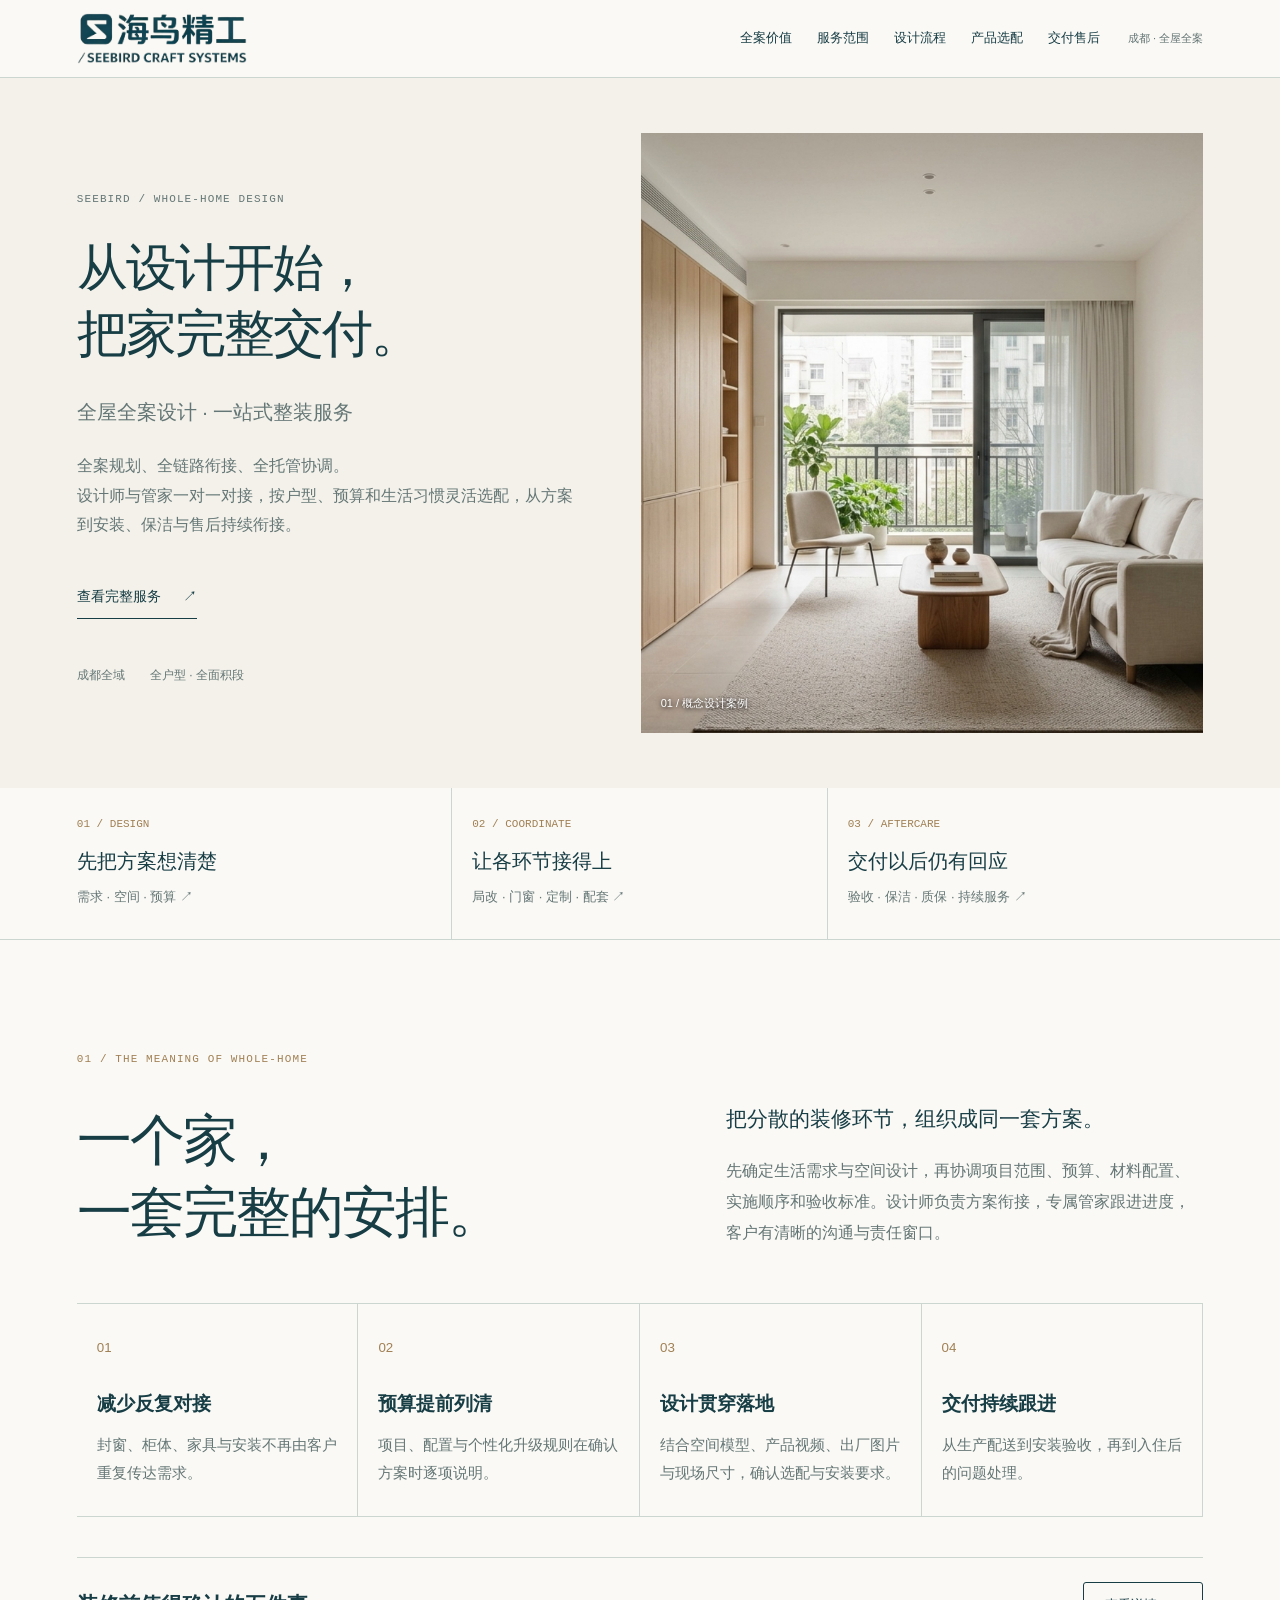
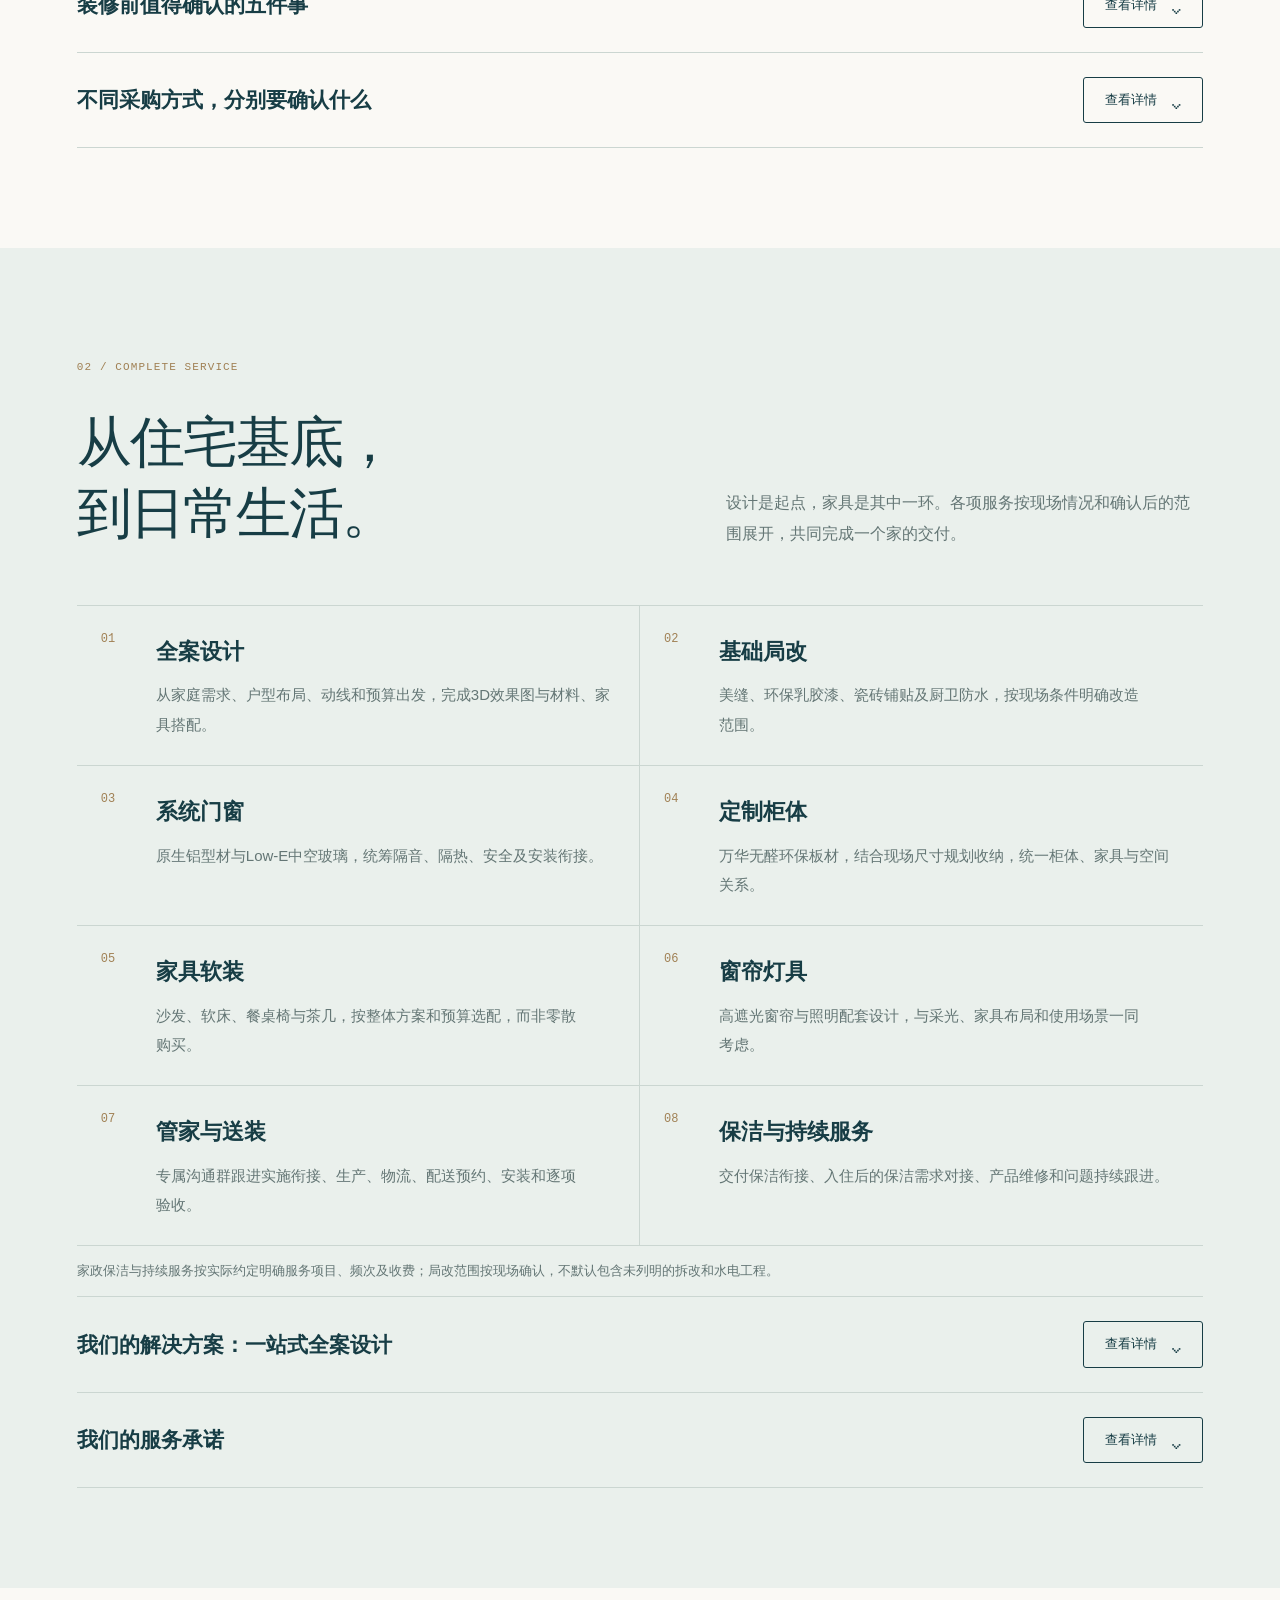
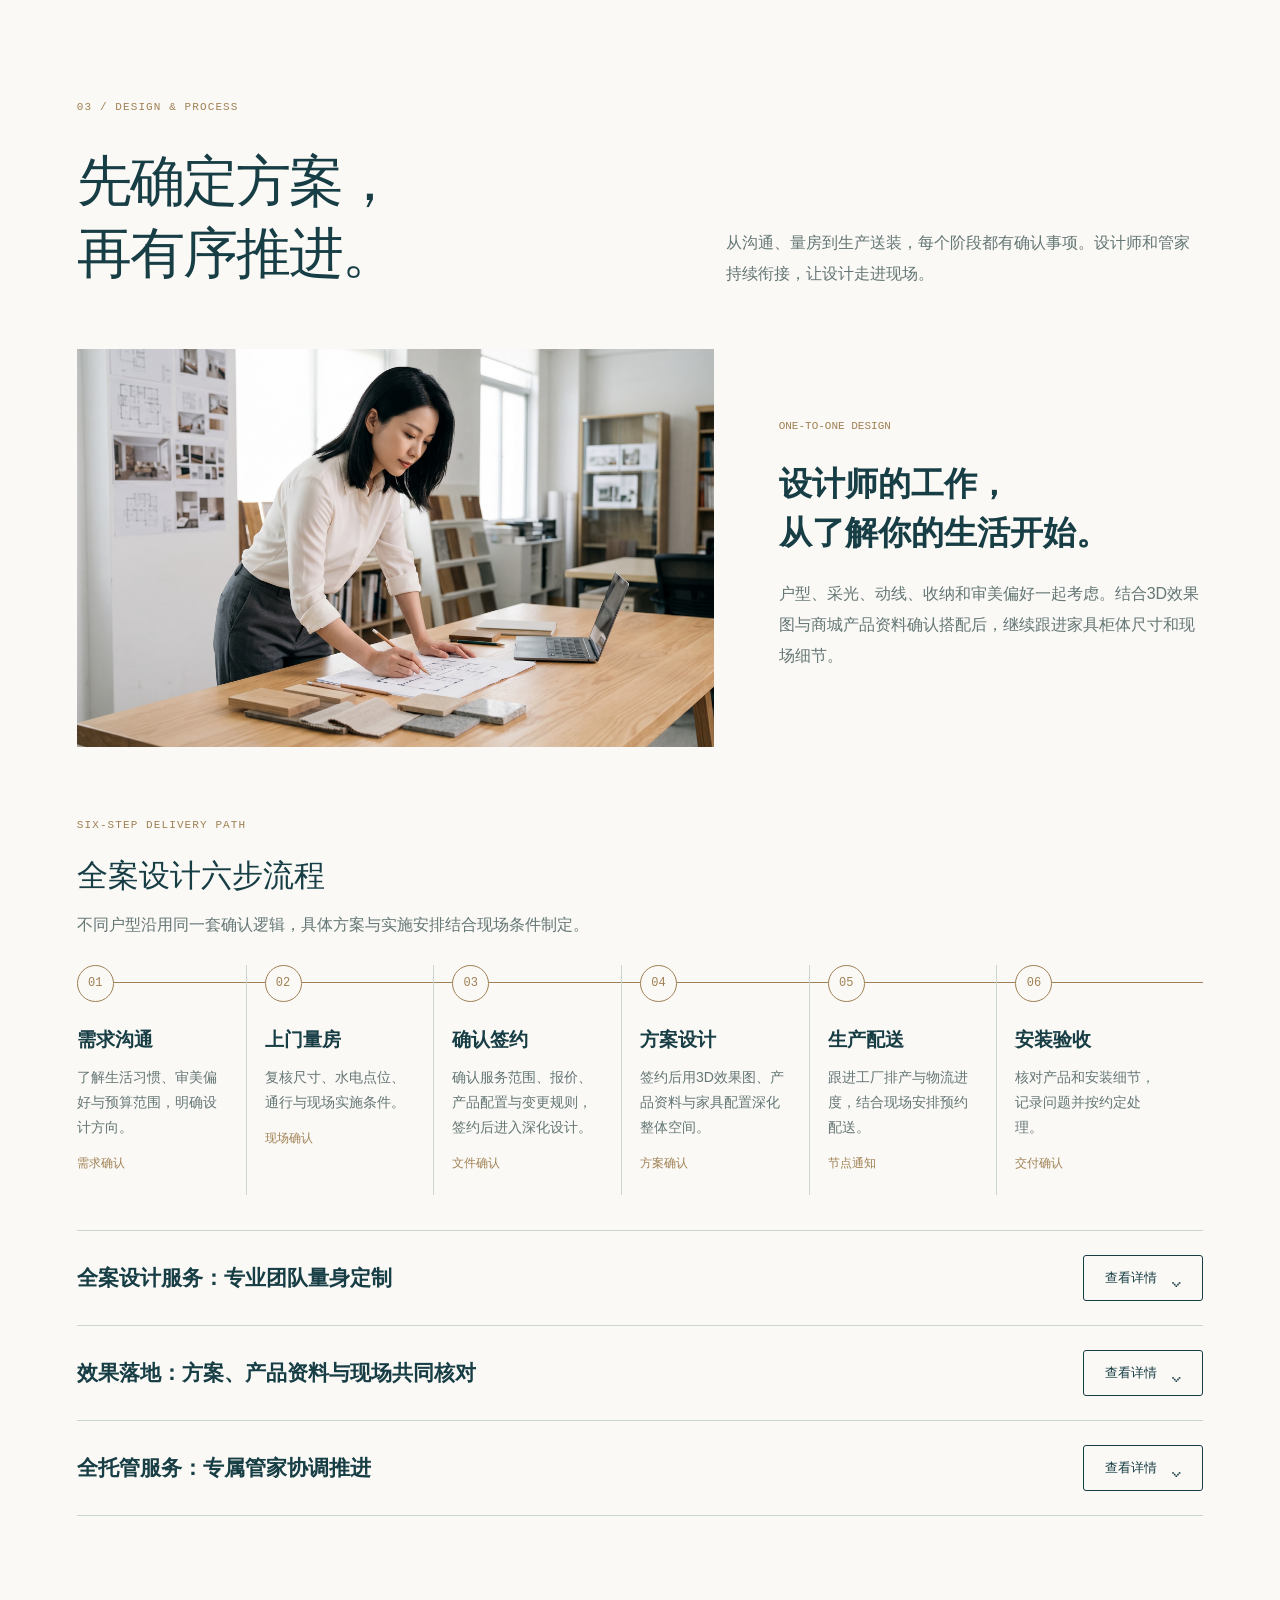
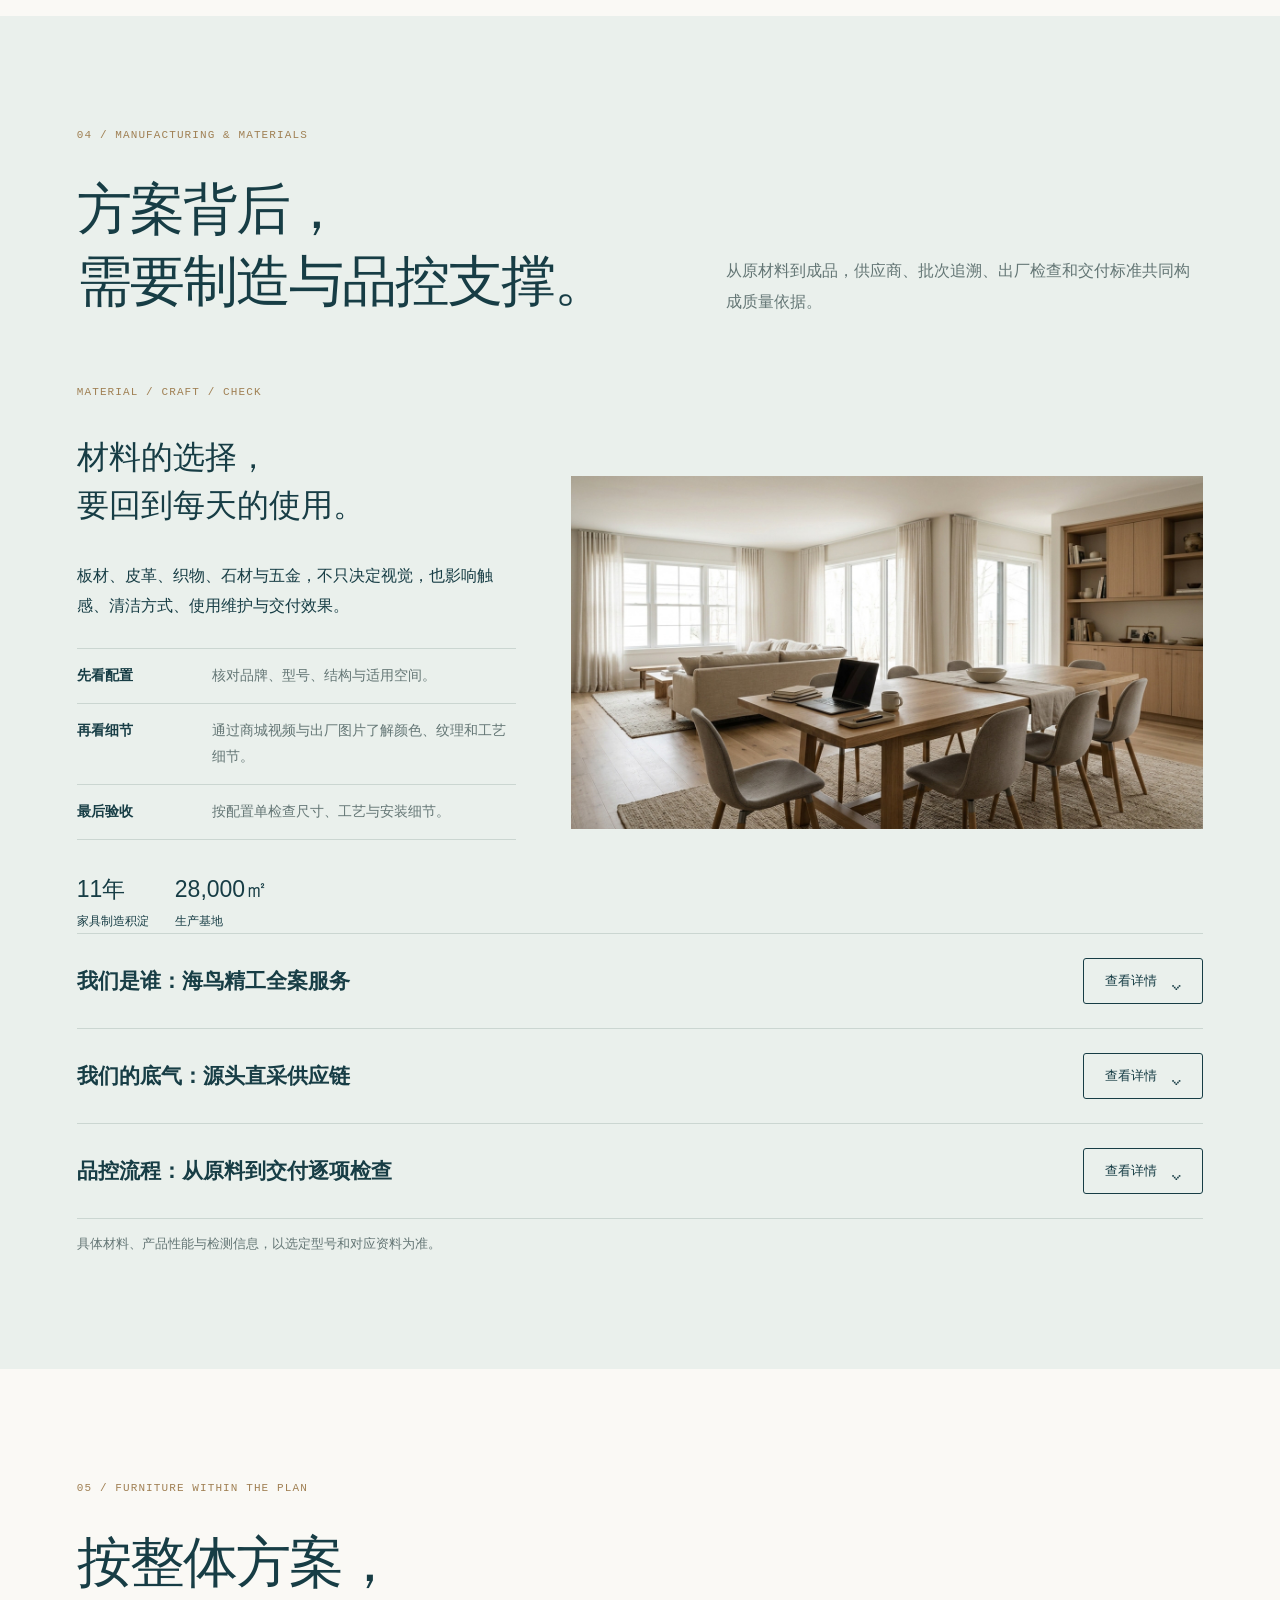
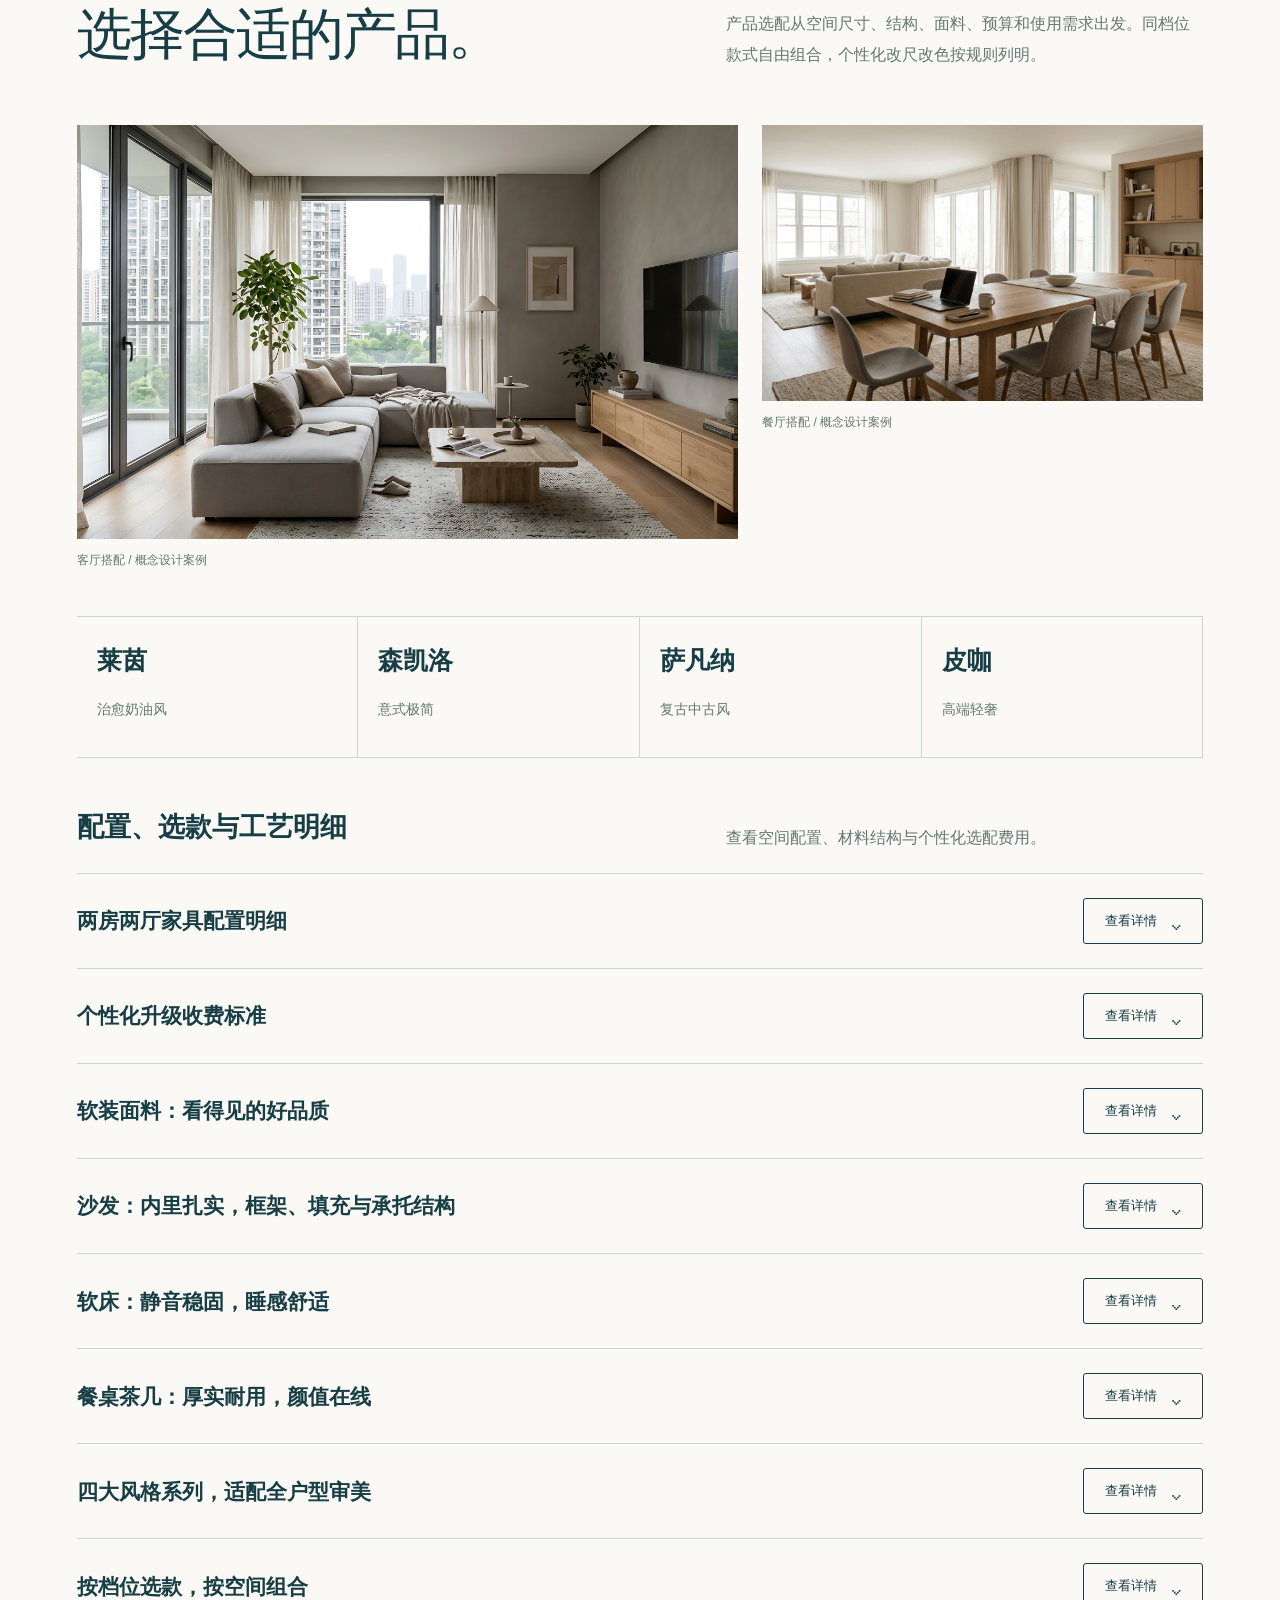
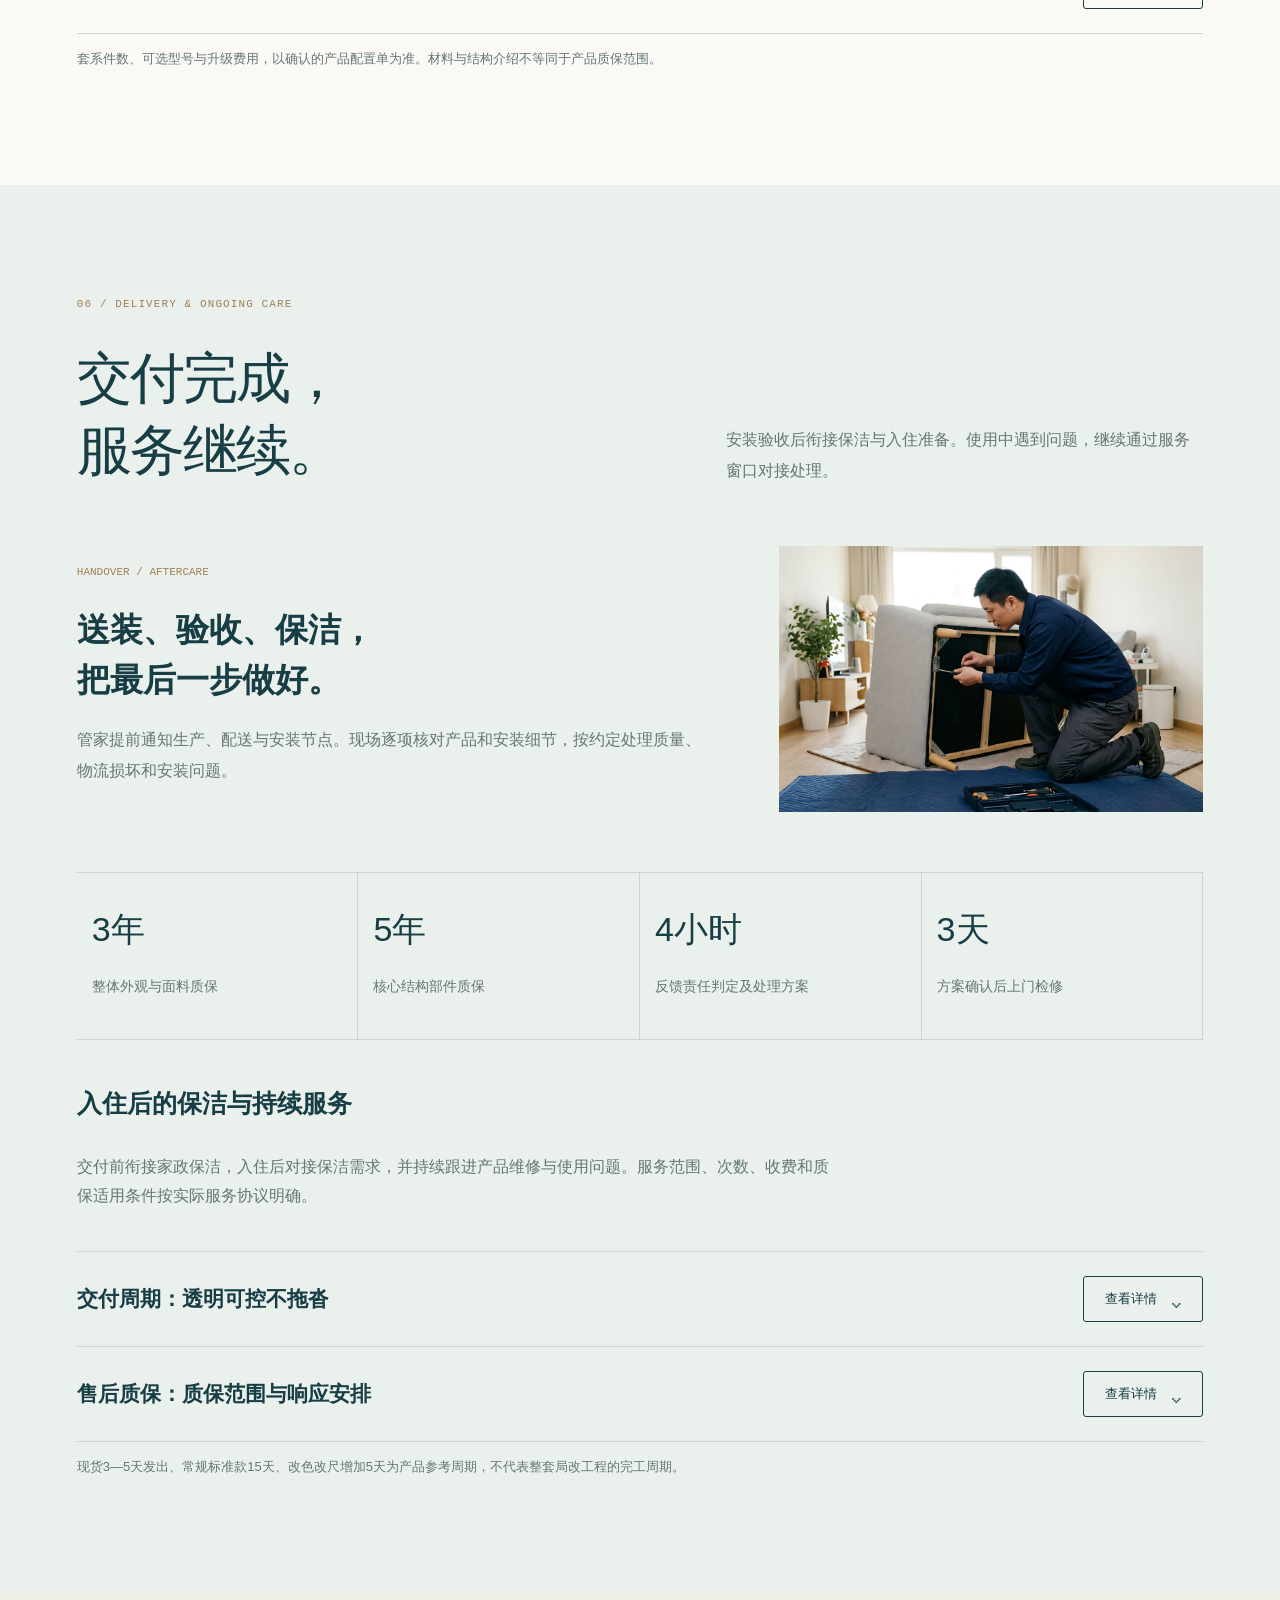
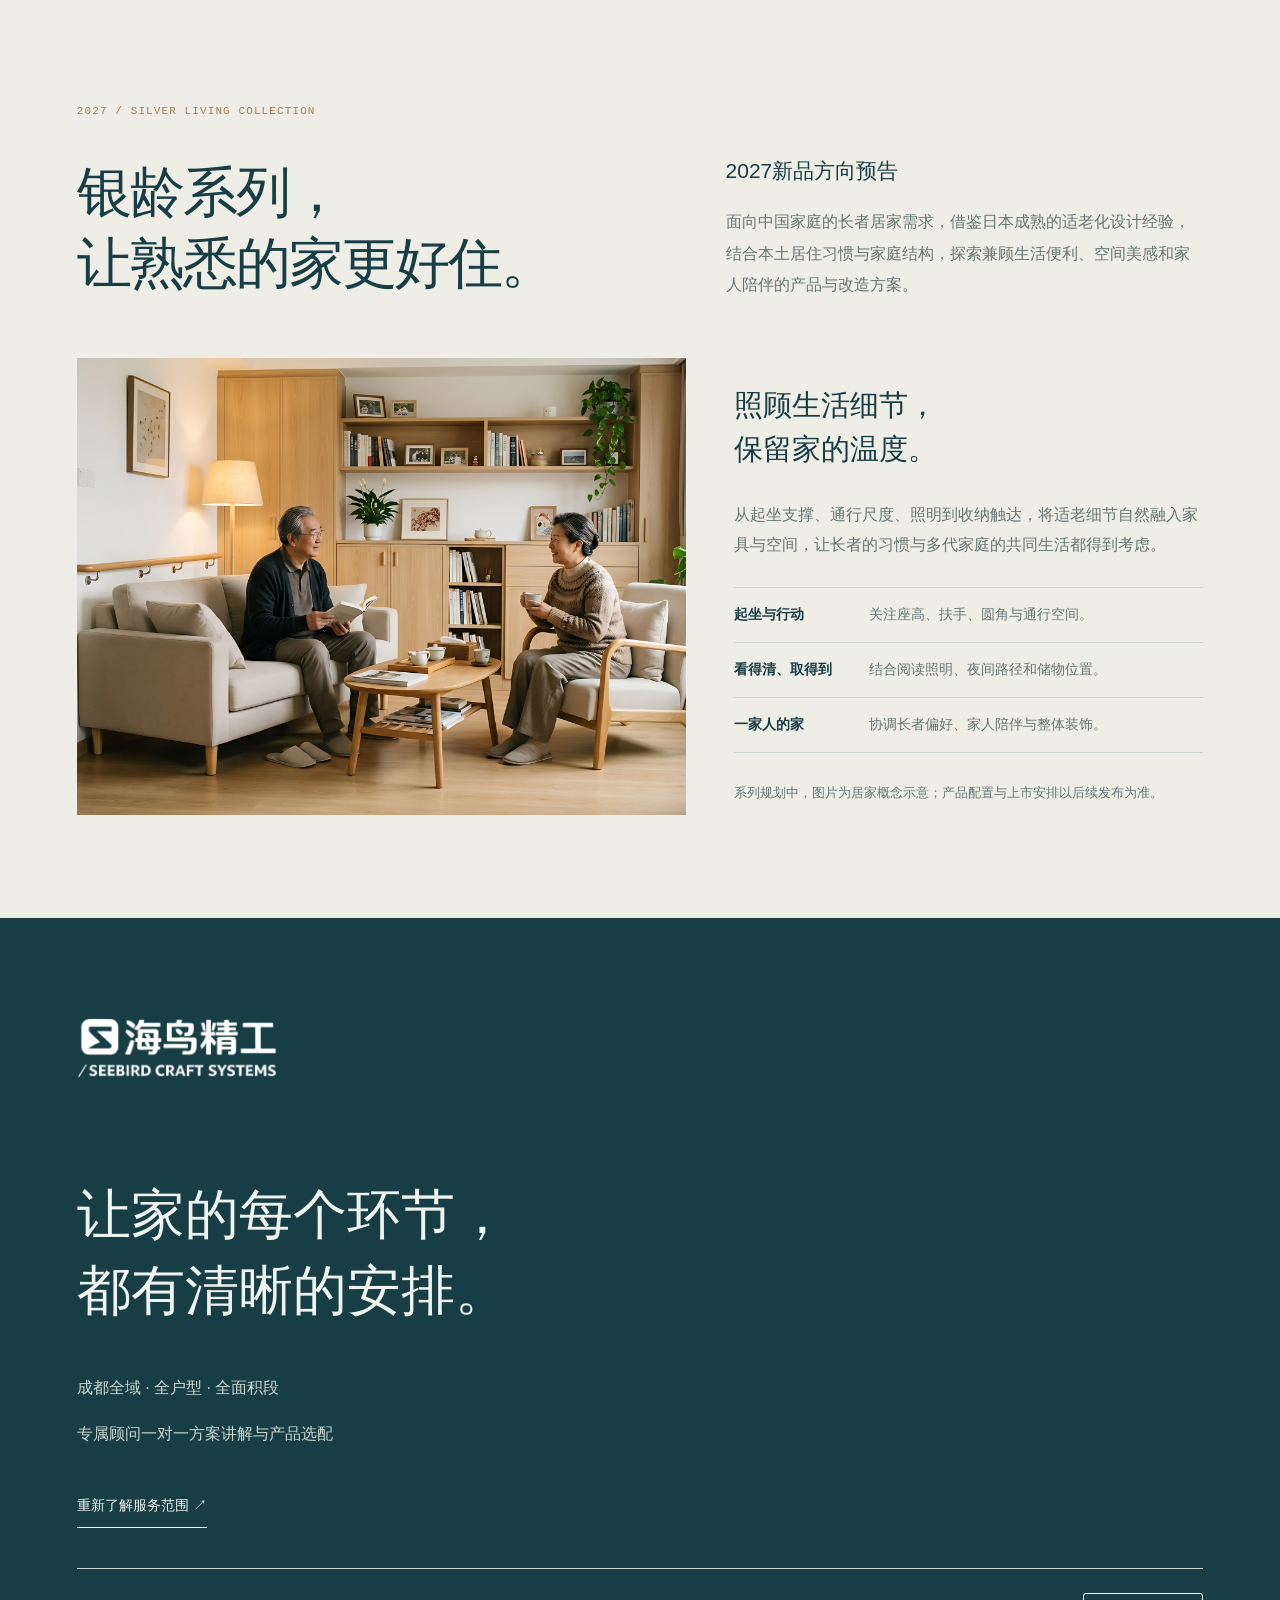
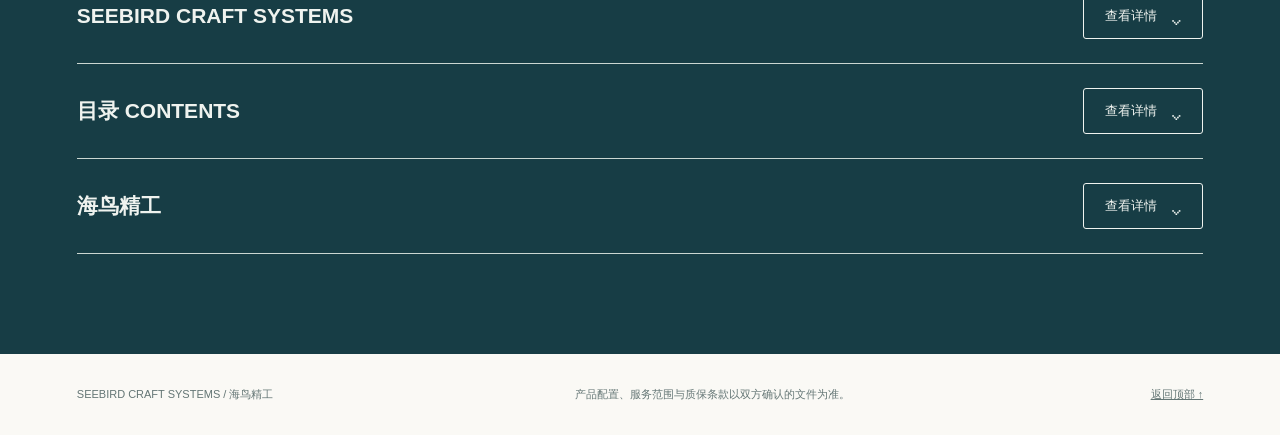
<file: index.html>
<!doctype html>
<html lang="zh-CN">
<head>
<meta charset="utf-8">
<meta name="viewport" content="width=device-width,initial-scale=1,viewport-fit=cover">
<meta name="description" content="海鸟精工一站式全案服务：设计、局改、门窗、定制、软装、窗帘灯具、安装保洁与持续服务。">
<title>海鸟精工｜一站式全案设计</title>
<script>if(window.matchMedia('(max-width: 900px)').matches){window.location.replace('mobile.html'+window.location.search+window.location.hash);}</script>
<link rel="stylesheet" href="site.css">
</head>
<body class="desktop">
<div class="progress">
<i>
</i>
</div>
<header>
<a class="logo" href="#top">
<img src="assets/new/logo.png" alt="海鸟精工 SEEBIRD CRAFT SYSTEMS">
</a>
<nav aria-label="章节导航">
<a href="#whole">全案价值</a>
<a href="#scope">服务范围</a>
<a href="#design">设计流程</a>
<a href="#products">产品选配</a>
<a href="#care">交付售后</a>
</nav>
<span class="header-label">成都 · 全屋全案</span>
</header>
<main id="top">
<section class="hero">
<div class="hero-copy">
<p class="eyebrow">SEEBIRD / WHOLE-HOME DESIGN</p>
<h1>从设计开始，<br>把家完整交付。</h1>
<p class="subtitle">全屋全案设计 · 一站式整装服务</p>
<p>全案规划、全链路衔接、全托管协调。<br>设计师与管家一对一对接，按户型、预算和生活习惯灵活选配，从方案到安装、保洁与售后持续衔接。</p>
<a class="link" href="#scope">查看完整服务 <span>↗</span>
</a>
<div class="hero-index">
<span>成都全域</span>
<span>全户型 · 全面积段</span>
</div>
</div>
<div class="hero-image">
<button class="photo" data-src="assets/new/hero.jpg">
<img loading="lazy" src="assets/new/hero.jpg" alt="概念设计案例：自然明亮的住宅客厅">
</button>
<span class="image-note">01 / 概念设计案例</span>
</div>
</section>
<div class="quick">
<a href="#design">
<small>01 / DESIGN</small>
<strong>先把方案想清楚</strong>
<span>需求 · 空间 · 预算 ↗</span>
</a>
<a href="#scope">
<small>02 / COORDINATE</small>
<strong>让各环节接得上</strong>
<span>局改 · 门窗 · 定制 · 配套 ↗</span>
</a>
<a href="#care">
<small>03 / AFTERCARE</small>
<strong>交付以后仍有回应</strong>
<span>验收 · 保洁 · 质保 · 持续服务 ↗</span>
</a>
</div>
<section id="whole" class="section">
<p class="eyebrow">01 / THE MEANING OF WHOLE-HOME</p>
<div class="heading">
<h2>一个家，<br>一套完整的安排。</h2>
<div>
<p class="lead">把分散的装修环节，组织成同一套方案。</p>
<p>先确定生活需求与空间设计，再协调项目范围、预算、材料配置、实施顺序和验收标准。设计师负责方案衔接，专属管家跟进进度，客户有清晰的沟通与责任窗口。</p>
</div>
</div>
<div class="reasons">
<article>
<small>01</small>
<h3>减少反复对接</h3>
<p>封窗、柜体、家具与安装不再由客户重复传达需求。</p>
</article>
<article>
<small>02</small>
<h3>预算提前列清</h3>
<p>项目、配置与个性化升级规则在确认方案时逐项说明。</p>
</article>
<article>
<small>03</small>
<h3>设计贯穿落地</h3>
<p>结合空间模型、产品视频、出厂图片与现场尺寸，确认选配与安装要求。</p>
</article>
<article>
<small>04</small>
<h3>交付持续跟进</h3>
<p>从生产配送到安装验收，再到入住后的问题处理。</p>
</article>
</div>
<div class="reading-details">
<details data-page="3">
<summary>
<span class="detail-title">装修前值得确认的五件事</span>
<span class="detail-action">
<span class="action-label">查看详情</span>
<span class="action-icon" aria-hidden="true">⌄</span>
</span>
</summary>
<div class="detail-body">
<div class="detail-grid" data-count="6">
<article class="detail-card">
<div class="detail-card-head">
<span class="detail-icon">
<svg viewBox="0 0 24 24" fill="none" stroke="currentColor" stroke-width="1.5" stroke-linecap="round" stroke-linejoin="round" aria-hidden="true">
<path d="M5 3h14v18H5zM8 9l2 2 5-5M8 15h8M8 18h6"/>
</svg>
</span>
<h4>装修前，先把沟通、预算、选材和交付责任明确下来。</h4>
</div>
<div class="detail-card-copy">
</div>
</article>
<article class="detail-card">
<div class="detail-card-head">
<span class="detail-icon">
<svg viewBox="0 0 24 24" fill="none" stroke="currentColor" stroke-width="1.5" stroke-linecap="round" stroke-linejoin="round" aria-hidden="true">
<path d="M4 7h16v14H4zM8 7V3h8v4M8 12h8M8 16h5"/>
</svg>
</span>
<h4>对接与分工</h4>
</div>
<div class="detail-card-copy">
<p>封窗、定制和家具涉及不同工序。统一沟通窗口，有助于减少重复确认，让尺寸、工期和责任分工接得上。</p>
</div>
</article>
<article class="detail-card">
<div class="detail-card-head">
<span class="detail-icon">
<svg viewBox="0 0 24 24" fill="none" stroke="currentColor" stroke-width="1.5" stroke-linecap="round" stroke-linejoin="round" aria-hidden="true">
<path d="M4 7h16v14H4zM8 7V3h8v4M8 12h8M8 16h5"/>
</svg>
</span>
<h4>预算与变更</h4>
</div>
<div class="detail-card-copy">
<p>先核对报价包含的项目、材料和数量。改尺、改色、追加项目等变更，应在执行前说明费用并取得确认。</p>
</div>
</article>
<article class="detail-card">
<div class="detail-card-head">
<span class="detail-icon">
<svg viewBox="0 0 24 24" fill="none" stroke="currentColor" stroke-width="1.5" stroke-linecap="round" stroke-linejoin="round" aria-hidden="true">
<path d="M4 20h16M5 16l1-5L16 1l5 5-10 10-6 1M14 3l5 5"/>
</svg>
</span>
<h4>设计服务范围</h4>
</div>
<div class="detail-card-copy">
<p>确认设计服务的工作内容、交付成果、调整方式和费用，让设计投入对应到实际需求。</p>
</div>
</article>
<article class="detail-card">
<div class="detail-card-head">
<span class="detail-icon">
<svg viewBox="0 0 24 24" fill="none" stroke="currentColor" stroke-width="1.5" stroke-linecap="round" stroke-linejoin="round" aria-hidden="true">
<path d="M5 3h14v18H5zM8 9l2 2 5-5M8 15h8M8 18h6"/>
</svg>
</span>
<h4>选材与验收</h4>
</div>
<div class="detail-card-copy">
<p>选材时核对品牌、型号与规格资料，施工和安装时明确检查项目；交付时留存验收记录和售后联系方式。</p>
</div>
</article>
<article class="detail-card">
<div class="detail-card-head">
<span class="detail-icon">
<svg viewBox="0 0 24 24" fill="none" stroke="currentColor" stroke-width="1.5" stroke-linecap="round" stroke-linejoin="round" aria-hidden="true">
<path d="M4 20h16M5 16l1-5L16 1l5 5-10 10-6 1M14 3l5 5"/>
</svg>
</span>
<h4>设计与产品配置核对</h4>
</div>
<div class="detail-card-copy">
<p>效果图用于讨论布局与搭配，专属产品商城提供视频、出厂图片与规格资料。结合现场尺寸复核，将选定型号、颜色和尺寸写入配置清单。</p>
</div>
</article>
</div>
</div>
</details>
<details data-page="23">
<summary>
<span class="detail-title">不同采购方式，分别要确认什么</span>
<span class="detail-action">
<span class="action-label">查看详情</span>
<span class="action-icon" aria-hidden="true">⌄</span>
</span>
</summary>
<div class="detail-body">
<div class="detail-grid" data-count="3">
<article class="detail-card">
<div class="detail-card-head">
<span class="detail-icon">
<svg viewBox="0 0 24 24" fill="none" stroke="currentColor" stroke-width="1.5" stroke-linecap="round" stroke-linejoin="round" aria-hidden="true">
<path d="M4 7h16v14H4zM8 7V3h8v4M8 12h8M8 16h5"/>
</svg>
</span>
<h4>自己零散采购</h4>
</div>
<div class="detail-card-copy">
<p>自行采购时，需要汇总材料、人工、运输与安装费用，并预留变更空间。</p>
<p>由客户分别安排供应商时，需要协调到货顺序、现场条件和施工进度。</p>
<p>签约时分别记录各供应商的质保范围、责任边界和服务联系方式。</p>
</div>
</article>
<article class="detail-card">
<div class="detail-card-head">
<span class="detail-icon">
<svg viewBox="0 0 24 24" fill="none" stroke="currentColor" stroke-width="1.5" stroke-linecap="round" stroke-linejoin="round" aria-hidden="true">
<path d="M4 7h16v14H4zM8 7V3h8v4M8 12h8M8 16h5"/>
</svg>
</span>
<h4>委托装修服务</h4>
</div>
<div class="detail-card-copy">
<p>委托服务时，先核对设计、施工、主材与软装是否包含在报价内，再了解增减项的确认方式。</p>
<p>施工与材料标准、项目分工及履约安排，应在签约前逐项核对。</p>
<p>了解设计方案、产品配置与现场施工之间如何衔接，以及出现差异后的处理流程。</p>
</div>
</article>
<article class="detail-card">
<div class="detail-card-head">
<span class="detail-icon">
<svg viewBox="0 0 24 24" fill="none" stroke="currentColor" stroke-width="1.5" stroke-linecap="round" stroke-linejoin="round" aria-hidden="true">
<path d="M4 20h16M5 16l1-5L16 1l5 5-10 10-6 1M14 3l5 5"/>
</svg>
</span>
<h4>海鸟精工 · 全案设计</h4>
</div>
<div class="detail-card-copy">
<p>海鸟精工按确认方案列明项目、产品配置和变更规则，便于客户逐项核对预算。</p>
<p>设计师衔接空间方案与选配，专属管家协调施工、生产和送装节点，减少客户在不同环节之间反复沟通。</p>
<p>通过材料确认、出厂检查和安装验收落实交付要求。产品外观与面料、核心结构分别说明质保范围，售后有明确的对接窗口。</p>
</div>
</article>
</div>
</div>
</details>
</div>
</section>
<section id="scope" class="section soft">
<p class="eyebrow">02 / COMPLETE SERVICE</p>
<div class="heading">
<h2>从住宅基底，<br>到日常生活。</h2>
<p>设计是起点，家具是其中一环。各项服务按现场情况和确认后的范围展开，共同完成一个家的交付。</p>
</div>
<div class="services">
<article>
<span>01</span>
<div>
<h3>全案设计</h3>
<p>从家庭需求、户型布局、动线和预算出发，完成3D效果图与材料、家具搭配。</p>
</div>
</article>
<article>
<span>02</span>
<div>
<h3>基础局改</h3>
<p>美缝、环保乳胶漆、瓷砖铺贴及厨卫防水，按现场条件明确改造范围。</p>
</div>
</article>
<article>
<span>03</span>
<div>
<h3>系统门窗</h3>
<p>原生铝型材与Low-E中空玻璃，统筹隔音、隔热、安全及安装衔接。</p>
</div>
</article>
<article>
<span>04</span>
<div>
<h3>定制柜体</h3>
<p>万华无醛环保板材，结合现场尺寸规划收纳，统一柜体、家具与空间关系。</p>
</div>
</article>
<article>
<span>05</span>
<div>
<h3>家具软装</h3>
<p>沙发、软床、餐桌椅与茶几，按整体方案和预算选配，而非零散购买。</p>
</div>
</article>
<article>
<span>06</span>
<div>
<h3>窗帘灯具</h3>
<p>高遮光窗帘与照明配套设计，与采光、家具布局和使用场景一同考虑。</p>
</div>
</article>
<article>
<span>07</span>
<div>
<h3>管家与送装</h3>
<p>专属沟通群跟进实施衔接、生产、物流、配送预约、安装和逐项验收。</p>
</div>
</article>
<article>
<span>08</span>
<div>
<h3>保洁与持续服务</h3>
<p>交付保洁衔接、入住后的保洁需求对接、产品维修和问题持续跟进。</p>
</div>
</article>
</div>
<p class="fine">家政保洁与持续服务按实际约定明确服务项目、频次及收费；局改范围按现场确认，不默认包含未列明的拆改和水电工程。</p>
<details data-page="5">
<summary>
<span class="detail-title">我们的解决方案：一站式全案设计</span>
<span class="detail-action">
<span class="action-label">查看详情</span>
<span class="action-icon" aria-hidden="true">⌄</span>
</span>
</summary>
<div class="detail-body">
<p>把设计、局改、门窗、柜体与家具配套放在同一套计划中，先确认范围与预算，再按节点推进。</p>
<div class="detail-grid" data-count="6">
<article class="detail-card">
<div class="detail-card-head">
<span class="detail-icon">
<svg viewBox="0 0 24 24" fill="none" stroke="currentColor" stroke-width="1.5" stroke-linecap="round" stroke-linejoin="round" aria-hidden="true">
<path d="M4 7h16v14H4zM8 7V3h8v4M8 12h8M8 16h5"/>
</svg>
</span>
<h4>基础局改 · 焕新基底</h4>
</div>
<div class="detail-card-copy">
<p>涵盖美缝、环保乳胶漆、瓷砖铺贴及厨卫防水工程，从源头筑牢家装品质基础。</p>
</div>
</article>
<article class="detail-card">
<div class="detail-card-head">
<span class="detail-icon">
<svg viewBox="0 0 24 24" fill="none" stroke="currentColor" stroke-width="1.5" stroke-linecap="round" stroke-linejoin="round" aria-hidden="true">
<path d="M4 7h16v14H4zM8 7V3h8v4M8 12h8M8 16h5"/>
</svg>
</span>
<h4>系统门窗 · 静谧安全</h4>
</div>
<div class="detail-card-copy">
<p>甄选原生铝型材搭配加厚Low-E中空玻璃，隔音隔热、防风抗压，兼顾节能与安全。</p>
</div>
</article>
<article class="detail-card">
<div class="detail-card-head">
<span class="detail-icon">
<svg viewBox="0 0 24 24" fill="none" stroke="currentColor" stroke-width="1.5" stroke-linecap="round" stroke-linejoin="round" aria-hidden="true">
<path d="M2 11L12 2l10 9M5 9v12h14V9M9 21v-7h6v7"/>
</svg>
</span>
<h4>定制柜体 · 环保收纳</h4>
</div>
<div class="detail-card-copy">
<p>采用万华无醛环保板材，依据户型量身定制，合理规划空间，收纳与美观兼得。</p>
</div>
</article>
<article class="detail-card">
<div class="detail-card-head">
<span class="detail-icon">
<svg viewBox="0 0 24 24" fill="none" stroke="currentColor" stroke-width="1.5" stroke-linecap="round" stroke-linejoin="round" aria-hidden="true">
<path d="M4 7h16v14H4zM8 7V3h8v4M8 12h8M8 16h5"/>
</svg>
</span>
<h4>软装家具 · 全屋配齐</h4>
</div>
<div class="detail-card-copy">
<p>沙发、软床、餐桌椅等核心家具一站式配齐，结合尺寸、预算和风格选配。</p>
</div>
</article>
<article class="detail-card">
<div class="detail-card-head">
<span class="detail-icon">
<svg viewBox="0 0 24 24" fill="none" stroke="currentColor" stroke-width="1.5" stroke-linecap="round" stroke-linejoin="round" aria-hidden="true">
<path d="M4 7h16v14H4zM8 7V3h8v4M8 12h8M8 16h5"/>
</svg>
</span>
<h4>窗帘灯具 · 细节点睛</h4>
</div>
<div class="detail-card-copy">
<p>结合采光、遮光和夜间使用需求，安排窗帘与灯具配套，使光线与空间布局相互配合。</p>
</div>
</article>
<article class="detail-card">
<div class="detail-card-head">
<span class="detail-icon">
<svg viewBox="0 0 24 24" fill="none" stroke="currentColor" stroke-width="1.5" stroke-linecap="round" stroke-linejoin="round" aria-hidden="true">
<path d="M4 7h16v14H4zM8 7V3h8v4M8 12h8M8 16h5"/>
</svg>
</span>
<h4>专属管家 · 全程协调</h4>
</div>
<div class="detail-card-copy">
<p>签约后由专属管家跟进量房、排产、配送与验收，涉及方案、费用和材料变更时与客户确认。</p>
<p>服务按确认的范围组织实施。需要设计与现场共同配合的事项，由设计师和管家衔接。</p>
</div>
</article>
</div>
</div>
</details>
<details data-page="8">
<summary>
<span class="detail-title">我们的服务承诺</span>
<span class="detail-action">
<span class="action-label">查看详情</span>
<span class="action-icon" aria-hidden="true">⌄</span>
</span>
</summary>
<div class="detail-body">
<div class="detail-grid" data-count="5">
<article class="detail-card">
<div class="detail-card-head">
<span class="detail-icon">
<svg viewBox="0 0 24 24" fill="none" stroke="currentColor" stroke-width="1.5" stroke-linecap="round" stroke-linejoin="round" aria-hidden="true">
<path d="M5 3h14v18H5zM8 9l2 2 5-5M8 15h8M8 18h6"/>
</svg>
</span>
<h4>报价、沟通、选配与质保，签约前逐项说明</h4>
</div>
<div class="detail-card-copy">
</div>
</article>
<article class="detail-card">
<div class="detail-card-head">
<span class="detail-icon">
<svg viewBox="0 0 24 24" fill="none" stroke="currentColor" stroke-width="1.5" stroke-linecap="round" stroke-linejoin="round" aria-hidden="true">
<path d="M4 7h16v14H4zM8 7V3h8v4M8 12h8M8 16h5"/>
</svg>
</span>
<h4>项目明细与报价</h4>
</div>
<div class="detail-card-copy">
<p>方案确认后列明报价、产品配置和服务范围。客户提出调整时，先确认费用与工期变化，再安排执行。</p>
</div>
</article>
<article class="detail-card">
<div class="detail-card-head">
<span class="detail-icon">
<svg viewBox="0 0 24 24" fill="none" stroke="currentColor" stroke-width="1.5" stroke-linecap="round" stroke-linejoin="round" aria-hidden="true">
<path d="M4 7h16v14H4zM8 7V3h8v4M8 12h8M8 16h5"/>
</svg>
</span>
<h4>专属管家一对一</h4>
</div>
<div class="detail-card-copy">
<p>签约后建立服务沟通群，由专属管家对接需求与进度，协调量房、生产、配送和验收。</p>
</div>
</article>
<article class="detail-card">
<div class="detail-card-head">
<span class="detail-icon">
<svg viewBox="0 0 24 24" fill="none" stroke="currentColor" stroke-width="1.5" stroke-linecap="round" stroke-linejoin="round" aria-hidden="true">
<path d="M4 20h16M5 16l1-5L16 1l5 5-10 10-6 1M14 3l5 5"/>
</svg>
</span>
<h4>款式自由任选</h4>
</div>
<div class="detail-card-copy">
<p>按选定档位的产品清单选款，支持颜色与尺寸调整。涉及升级或定制的费用，在配置单中单独列明。</p>
</div>
</article>
<article class="detail-card">
<div class="detail-card-head">
<span class="detail-icon">
<svg viewBox="0 0 24 24" fill="none" stroke="currentColor" stroke-width="1.5" stroke-linecap="round" stroke-linejoin="round" aria-hidden="true">
<path d="M5 3h14v18H5zM8 9l2 2 5-5M8 15h8M8 18h6"/>
</svg>
</span>
<h4>产品质保与服务响应</h4>
</div>
<div class="detail-card-copy">
<p>产品外观与面料提供<strong>3年</strong>质保，核心结构部件提供<strong>5年</strong>质保。问题反馈与上门检修按售后流程安排，适用条件在服务协议中明确。</p>
</div>
</article>
</div>
</div>
</details>
</section>
<section id="design" class="section">
<p class="eyebrow">03 / DESIGN & PROCESS</p>
<div class="heading">
<h2>先确定方案，<br>再有序推进。</h2>
<p>从沟通、量房到生产送装，每个阶段都有确认事项。设计师和管家持续衔接，让设计走进现场。</p>
</div>
<div class="feature">
<button class="photo" data-src="assets/new/designer.png">
<img loading="lazy" src="assets/new/designer.png" alt="设计沟通场景示意">
</button>
<div>
<small>ONE-TO-ONE DESIGN</small>
<h3>设计师的工作，<br>从了解你的生活开始。</h3>
<p>户型、采光、动线、收纳和审美偏好一起考虑。结合3D效果图与商城产品资料确认搭配后，继续跟进家具柜体尺寸和现场细节。</p>

</div>
</div>
<div class="process-head">
<p class="eyebrow">SIX-STEP DELIVERY PATH</p>
<h3>全案设计六步流程</h3>
<p>不同户型沿用同一套确认逻辑，具体方案与实施安排结合现场条件制定。</p>
</div>
<ol class="steps process-axis">
<li>
<h3>需求沟通</h3>
<p>了解生活习惯、审美偏好与预算范围，明确设计方向。</p>
<small>需求确认</small>
</li>
<li>
<h3>上门量房</h3>
<p>复核尺寸、水电点位、通行与现场实施条件。</p>
<small>现场确认</small>
</li>
<li>
<h3>确认签约</h3>
<p>确认服务范围、报价、产品配置与变更规则，签约后进入深化设计。</p>
<small>文件确认</small>
</li>
<li>
<h3>方案设计</h3>
<p>签约后用3D效果图、产品资料与家具配置深化整体空间。</p>
<small>方案确认</small>
</li>
<li>
<h3>生产配送</h3>
<p>跟进工厂排产与物流进度，结合现场安排预约配送。</p>
<small>节点通知</small>
</li>
<li>
<h3>安装验收</h3>
<p>核对产品和安装细节，记录问题并按约定处理。</p>
<small>交付确认</small>
</li>
</ol>

<details data-page="17">
<summary>
<span class="detail-title">全案设计服务：专业团队量身定制</span>
<span class="detail-action">
<span class="action-label">查看详情</span>
<span class="action-icon" aria-hidden="true">⌄</span>
</span>
</summary>
<div class="detail-body">
<p>设计师从生活方式与审美偏好出发，衔接空间布局、收纳与软装搭配，形成可讨论、可确认的整体方案。</p>
<div class="detail-grid" data-count="1">
<article class="detail-card">
<div class="detail-card-head">
<span class="detail-icon">
<svg viewBox="0 0 24 24" fill="none" stroke="currentColor" stroke-width="1.5" stroke-linecap="round" stroke-linejoin="round" aria-hidden="true">
<path d="M4 20h16M5 16l1-5L16 1l5 5-10 10-6 1M14 3l5 5"/>
</svg>
</span>
<h4>专属设计团队</h4>
</div>
<div class="detail-card-copy">
<p>设计团队结合户型结构、采光通风、空间动线与收纳需求展开设计，依据量房结果调整布局。</p>
<p class="detail-support">1v1全程跟踪</p>
<p>由对接设计师持续跟进需求、方案和现场核对，保留已确认的布局、材料与搭配记录，减少反复转述。</p>
<p class="detail-support">3D效果图预览</p>
<p>专业3D建模渲染，开工前即可看到未来家的完整效果。支持方案反复调整优化，确认空间布局、材料与搭配后，再推进实施。</p>
</div>
</article>
</div>
</div>
</details>
<details data-page="18">
<summary>
<span class="detail-title">效果落地：方案、产品资料与现场共同核对</span>
<span class="detail-action">
<span class="action-label">查看详情</span>
<span class="action-icon" aria-hidden="true">⌄</span>
</span>
</summary>
<div class="detail-body">
<div class="detail-grid" data-count="5">
<article class="detail-card">
<div class="detail-card-head">
<span class="detail-icon">
<svg viewBox="0 0 24 24" fill="none" stroke="currentColor" stroke-width="1.5" stroke-linecap="round" stroke-linejoin="round" aria-hidden="true">
<path d="M4 20h16M5 16l1-5L16 1l5 5-10 10-6 1M14 3l5 5"/>
</svg>
</span>
<h4>模型与尺寸复核</h4>
</div>
<div class="detail-card-copy">
<p>以家具和柜体的实际规格建立模型，结合现场尺寸检查摆放、通行与使用空间。下单前再次确认关键尺寸。</p>
</div>
</article>
<article class="detail-card">
<div class="detail-card-head">
<span class="detail-icon">
<svg viewBox="0 0 24 24" fill="none" stroke="currentColor" stroke-width="1.5" stroke-linecap="round" stroke-linejoin="round" aria-hidden="true">
<path d="M4 20h16M5 16l1-5L16 1l5 5-10 10-6 1M14 3l5 5"/>
</svg>
</span>
<h4>材质与颜色确认</h4>
</div>
<div class="detail-card-copy">
<p>效果图用于讨论整体关系，产品视频与出厂图片用于了解面料、颜色和细节。选定的材质与色号记录在配置清单中，交付时据此核对。</p>
</div>
</article>
<article class="detail-card">
<div class="detail-card-head">
<span class="detail-icon">
<svg viewBox="0 0 24 24" fill="none" stroke="currentColor" stroke-width="1.5" stroke-linecap="round" stroke-linejoin="round" aria-hidden="true">
<path d="M4 7h16v14H4zM8 7V3h8v4M8 12h8M8 16h5"/>
</svg>
</span>
<h4>产品资料核对</h4>
</div>
<div class="detail-card-copy">
<p>选款时结合专属产品商城中的视频、出厂图片和规格资料核对材质、工艺与尺寸，确认后写入配置单。</p>
</div>
</article>
<article class="detail-card">
<div class="detail-card-head">
<span class="detail-icon">
<svg viewBox="0 0 24 24" fill="none" stroke="currentColor" stroke-width="1.5" stroke-linecap="round" stroke-linejoin="round" aria-hidden="true">
<path d="M4 20h16M5 16l1-5L16 1l5 5-10 10-6 1M14 3l5 5"/>
</svg>
</span>
<h4>设计师全程跟进</h4>
</div>
<div class="detail-card-copy">
<p>设计师衔接方案与现场，重点核对家具尺寸、柜体位置、材料搭配和安装细节，发现差异及时沟通。</p>
</div>
</article>
<article class="detail-card">
<div class="detail-card-head">
<span class="detail-icon">
<svg viewBox="0 0 24 24" fill="none" stroke="currentColor" stroke-width="1.5" stroke-linecap="round" stroke-linejoin="round" aria-hidden="true">
<path d="M4 7h16v14H4zM8 7V3h8v4M8 12h8M8 16h5"/>
</svg>
</span>
<h4>我们的承诺</h4>
</div>
<div class="detail-card-copy">
<p>交付时按照确认的方案、型号、色号和配置核对。因我方原因造成的偏差，记录问题并按服务约定安排调整。</p>
</div>
</article>
</div>
</div>
</details>
<details data-page="19">
<summary>
<span class="detail-title">全托管服务：专属管家协调推进</span>
<span class="detail-action">
<span class="action-label">查看详情</span>
<span class="action-icon" aria-hidden="true">⌄</span>
</span>
</summary>
<div class="detail-body">
<div class="detail-grid" data-count="5">
<article class="detail-card">
<div class="detail-card-head">
<span class="detail-icon">
<svg viewBox="0 0 24 24" fill="none" stroke="currentColor" stroke-width="1.5" stroke-linecap="round" stroke-linejoin="round" aria-hidden="true">
<path d="M4 7h16v14H4zM8 7V3h8v4M8 12h8M8 16h5"/>
</svg>
</span>
<h4>签约启动</h4>
</div>
<div class="detail-card-copy">
<p>签署服务协议，即刻配备专属管家，建立一对一服务沟通群，全程对接您的需求与进度。</p>
</div>
</article>
<article class="detail-card">
<div class="detail-card-head">
<span class="detail-icon">
<svg viewBox="0 0 24 24" fill="none" stroke="currentColor" stroke-width="1.5" stroke-linecap="round" stroke-linejoin="round" aria-hidden="true">
<path d="M4 7h16v14H4zM8 7V3h8v4M8 12h8M8 16h5"/>
</svg>
</span>
<h4>现场复核</h4>
</div>
<div class="detail-card-copy">
<p>现场复核尺寸与水电点位，确认安装位置、通行条件和施工衔接要求。</p>
</div>
</article>
<article class="detail-card">
<div class="detail-card-head">
<span class="detail-icon">
<svg viewBox="0 0 24 24" fill="none" stroke="currentColor" stroke-width="1.5" stroke-linecap="round" stroke-linejoin="round" aria-hidden="true">
<path d="M4 7h16v14H4zM8 7V3h8v4M8 12h8M8 16h5"/>
</svg>
</span>
<h4>生产配送</h4>
</div>
<div class="detail-card-copy">
<p>跟进工厂生产与物流进度，结合现场准备情况预约配送；节点发生变化时及时与客户沟通。</p>
</div>
</article>
<article class="detail-card">
<div class="detail-card-head">
<span class="detail-icon">
<svg viewBox="0 0 24 24" fill="none" stroke="currentColor" stroke-width="1.5" stroke-linecap="round" stroke-linejoin="round" aria-hidden="true">
<path d="M5 3h14v18H5zM8 9l2 2 5-5M8 15h8M8 18h6"/>
</svg>
</span>
<h4>送装验收</h4>
</div>
<div class="detail-card-copy">
<p>自有专业团队上门安装，完工后逐项核对产品与安装细节，逐项验收后交付使用。</p>
</div>
</article>
<article class="detail-card">
<div class="detail-card-head">
<span class="detail-icon">
<svg viewBox="0 0 24 24" fill="none" stroke="currentColor" stroke-width="1.5" stroke-linecap="round" stroke-linejoin="round" aria-hidden="true">
<path d="M4 7h16v14H4zM8 7V3h8v4M8 12h8M8 16h5"/>
</svg>
</span>
<h4>专属管家 1对1全程跟踪</h4>
</div>
<div class="detail-card-copy">
<p>专属管家集中对接项目进度，提前说明需要客户确认的事项。方案、材料、费用和验收等重要节点共同确认。</p>
</div>
</article>
</div>
</div>
</details>
</section>
<section id="supply" class="section soft">
<p class="eyebrow">04 / MANUFACTURING & MATERIALS</p>
<div class="heading">
<h2>方案背后，<br>需要制造与品控支撑。</h2>
<p>从原材料到成品，供应商、批次追溯、出厂检查和交付标准共同构成质量依据。</p>
</div>
<div class="material-row material-story">
<div class="material-copy">
<p class="eyebrow">MATERIAL / CRAFT / CHECK</p>
<h3>材料的选择，<br>要回到每天的使用。</h3>
<p>板材、皮革、织物、石材与五金，不只决定视觉，也影响触感、清洁方式、使用维护与交付效果。</p>
<ul class="material-points">
<li>
<b>先看配置</b>
<span>核对品牌、型号、结构与适用空间。</span>
</li>
<li>
<b>再看细节</b>
<span>通过商城视频与出厂图片了解颜色、纹理和工艺细节。</span>
</li>
<li>
<b>最后验收</b>
<span>按配置单检查尺寸、工艺与安装细节。</span>
</li>
</ul>
<div class="facts">
<span>
<b>11年</b>家具制造积淀</span>
<span>
<b>28,000㎡</b>生产基地</span>
</div>
</div>
<div class="motion">
<video muted autoplay loop playsinline preload="metadata" poster="assets/new/dining.jpg">
<source src="assets/new/materials-board-transparent.mp4" type="video/mp4">
</video>


</div>
</div>
<details data-page="4">
<summary>
<span class="detail-title">我们是谁：海鸟精工全案服务</span>
<span class="detail-action">
<span class="action-label">查看详情</span>
<span class="action-icon" aria-hidden="true">⌄</span>
</span>
</summary>
<div class="detail-body">
<p>海鸟精工是一家专注全屋全案设计与整装交付的家居服务品牌，依托自有工厂与全链路系统性保障，为成都客户打造从设计规划到入住的一站式解决方案。</p>
<div class="detail-grid" data-count="4">
<article class="detail-card">
<div class="detail-card-head">
<span class="detail-icon">
<svg viewBox="0 0 24 24" fill="none" stroke="currentColor" stroke-width="1.5" stroke-linecap="round" stroke-linejoin="round" aria-hidden="true">
<path d="M3 7l9-5 9 5-9 5-9-5zm0 5l9 5 9-5M3 17l9 5 9-5"/>
</svg>
</span>
<h4>品质工艺</h4>
</div>
<div class="detail-card-copy">
<p>
<strong>11年</strong>家具制造积淀，深耕工艺细节。从原料甄选到成品出厂，每一道工序严格把控，交付成品经得起长期检验。</p>
</div>
</article>
<article class="detail-card">
<div class="detail-card-head">
<span class="detail-icon">
<svg viewBox="0 0 24 24" fill="none" stroke="currentColor" stroke-width="1.5" stroke-linecap="round" stroke-linejoin="round" aria-hidden="true">
<path d="M4 7h16v14H4zM8 7V3h8v4M8 12h8M8 16h5"/>
</svg>
</span>
<h4>自有供应链</h4>
</div>
<div class="detail-card-copy">
<p>
<strong>28000㎡</strong>现代化生产基地，自有工厂直供，砍掉中间溢价环节。严选一线家居品牌原料，价格透明更实惠。</p>
</div>
</article>
<article class="detail-card">
<div class="detail-card-head">
<span class="detail-icon">
<svg viewBox="0 0 24 24" fill="none" stroke="currentColor" stroke-width="1.5" stroke-linecap="round" stroke-linejoin="round" aria-hidden="true">
<path d="M5 3h14v18H5zM8 9l2 2 5-5M8 15h8M8 18h6"/>
</svg>
</span>
<h4>全链路系统保障</h4>
</div>
<div class="detail-card-copy">
<p>从设计选材到生产、配送、安装和售后，由设计师与管家衔接。局改、门窗和定制等配套服务，按确认范围协调实施。</p>
</div>
</article>
<article class="detail-card">
<div class="detail-card-head">
<span class="detail-icon">
<svg viewBox="0 0 24 24" fill="none" stroke="currentColor" stroke-width="1.5" stroke-linecap="round" stroke-linejoin="round" aria-hidden="true">
<path d="M4 7h16v14H4zM8 7V3h8v4M8 12h8M8 16h5"/>
</svg>
</span>
<h4>绿色环保</h4>
</div>
<div class="detail-card-copy">
<p>采用万华无醛环保板材，相关产品检测资料可按适用型号核对，材料选择兼顾日常使用与环保要求。</p>
</div>
</article>
</div>
</div>
</details>
<details data-page="10">
<summary>
<span class="detail-title">我们的底气：源头直采供应链</span>
<span class="detail-action">
<span class="action-label">查看详情</span>
<span class="action-icon" aria-hidden="true">⌄</span>
</span>
</summary>
<div class="detail-body">
<p>自有工厂衔接选材、排产和质检，产品配置与报价明细便于核对。</p>
<div class="detail-grid" data-count="3">
<article class="detail-card">
<div class="detail-card-head">
<span class="detail-icon">
<svg viewBox="0 0 24 24" fill="none" stroke="currentColor" stroke-width="1.5" stroke-linecap="round" stroke-linejoin="round" aria-hidden="true">
<path d="M4 7h16v14H4zM8 7V3h8v4M8 12h8M8 16h5"/>
</svg>
</span>
<h4>产能规模</h4>
</div>
<div class="detail-card-copy">
<p class="detail-support">28000㎡</p>
<p>依托<strong>28000㎡</strong>生产基地，衔接备料、生产、质检与配送，按确认的产品配置组织交付。</p>
</div>
</article>
<article class="detail-card">
<div class="detail-card-head">
<span class="detail-icon">
<svg viewBox="0 0 24 24" fill="none" stroke="currentColor" stroke-width="1.5" stroke-linecap="round" stroke-linejoin="round" aria-hidden="true">
<path d="M4 7h16v14H4zM8 7V3h8v4M8 12h8M8 16h5"/>
</svg>
</span>
<h4>行业积淀</h4>
</div>
<div class="detail-card-copy">
<p class="detail-support">11年</p>
<p>深耕家具制造领域<strong>11年</strong>，累计服务超3000家装企与定制品牌，深谙市场需求与品质标准，形成成熟稳定的供应链服务体系。</p>
</div>
</article>
<article class="detail-card">
<div class="detail-card-head">
<span class="detail-icon">
<svg viewBox="0 0 24 24" fill="none" stroke="currentColor" stroke-width="1.5" stroke-linecap="round" stroke-linejoin="round" aria-hidden="true">
<path d="M4 7h16v14H4zM8 7V3h8v4M8 12h8M8 16h5"/>
</svg>
</span>
<h4>自有产能</h4>
</div>
<div class="detail-card-copy">
<p class="detail-support">3大基地</p>
<p>软体家具与餐桌柜体分设生产基地，结合产品类型组织制造，跟进原料批次、加工和成品检查。</p>
</div>
</article>
</div>
</div>
</details>
<details data-page="22">
<summary>
<span class="detail-title">品控流程：从原料到交付逐项检查</span>
<span class="detail-action">
<span class="action-label">查看详情</span>
<span class="action-icon" aria-hidden="true">⌄</span>
</span>
</summary>
<div class="detail-body">
<div class="detail-grid" data-count="4">
<article class="detail-card">
<div class="detail-card-head">
<span class="detail-icon">
<svg viewBox="0 0 24 24" fill="none" stroke="currentColor" stroke-width="1.5" stroke-linecap="round" stroke-linejoin="round" aria-hidden="true">
<path d="M5 3h14v18H5zM8 9l2 2 5-5M8 15h8M8 18h6"/>
</svg>
</span>
<h4>全流程质检</h4>
</div>
<div class="detail-card-copy">
<p>工厂设置质检台，出厂前检查成品的外观、结构与配置。发现问题后安排复核和处理，再进入发货环节。</p>
</div>
</article>
<article class="detail-card">
<div class="detail-card-head">
<span class="detail-icon">
<svg viewBox="0 0 24 24" fill="none" stroke="currentColor" stroke-width="1.5" stroke-linecap="round" stroke-linejoin="round" aria-hidden="true">
<path d="M5 3h14v18H5zM8 9l2 2 5-5M8 15h8M8 18h6"/>
</svg>
</span>
<h4>产品检测资料</h4>
</div>
<div class="detail-card-copy">
<p>甲醛释放量、物理性能等指标，应结合适用型号的检测报告查看，核对检测机构、项目和结果。</p>
</div>
</article>
<article class="detail-card">
<div class="detail-card-head">
<span class="detail-icon">
<svg viewBox="0 0 24 24" fill="none" stroke="currentColor" stroke-width="1.5" stroke-linecap="round" stroke-linejoin="round" aria-hidden="true">
<path d="M4 7h16v14H4zM8 7V3h8v4M8 12h8M8 16h5"/>
</svg>
</span>
<h4>源头供应链管控</h4>
</div>
<div class="detail-card-copy">
<p>原材料从合格供应商库采购，结合批次记录跟进来源，为材料复核与问题追溯提供依据。</p>
</div>
</article>
<article class="detail-card">
<div class="detail-card-head">
<span class="detail-icon">
<svg viewBox="0 0 24 24" fill="none" stroke="currentColor" stroke-width="1.5" stroke-linecap="round" stroke-linejoin="round" aria-hidden="true">
<path d="M4 7h16v14H4zM8 7V3h8v4M8 12h8M8 16h5"/>
</svg>
</span>
<h4>交付标准统一</h4>
</div>
<div class="detail-card-copy">
<p>按配置清单中的型号、材质、工艺和尺寸核对交付成品，发现差异后记录并按约定处理。</p>
</div>
</article>
</div>
</div>
</details>
<p class="fine">具体材料、产品性能与检测信息，以选定型号和对应资料为准。</p>
</section>
<section id="products" class="section">
<p class="eyebrow">05 / FURNITURE WITHIN THE PLAN</p>
<div class="heading">
<h2>按整体方案，<br>选择合适的产品。</h2>
<p>产品选配从空间尺寸、结构、面料、预算和使用需求出发。同档位款式自由组合，个性化改尺改色按规则列明。</p>
</div>
<div class="two-images">
<figure>
<button class="photo" data-src="assets/new/living.jpg">
<img loading="lazy" src="assets/new/living.jpg" alt="概念设计案例：住宅客厅家具搭配">
</button>
<figcaption>客厅搭配 / 概念设计案例</figcaption>
</figure>
<figure>
<button class="photo" data-src="assets/new/dining.jpg">
<img loading="lazy" src="assets/new/dining.jpg" alt="概念设计案例：住宅餐厅与木质餐桌">
</button>
<figcaption>餐厅搭配 / 概念设计案例</figcaption>
</figure>
</div>
<div class="series">
<div>
<h3>莱茵</h3>
<p>治愈奶油风</p>
</div>
<div>
<h3>森凯洛</h3>
<p>意式极简</p>
</div>
<div>
<h3>萨凡纳</h3>
<p>复古中古风</p>
</div>
<div>
<h3>皮咖</h3>
<p>高端轻奢</p>
</div>
</div>
<div class="heading compact">
<h3>配置、选款与工艺明细</h3>
<p>查看空间配置、材料结构与个性化选配费用。</p>
</div>
<details data-page="7">
<summary>
<span class="detail-title">两房两厅家具配置明细</span>
<span class="detail-action">
<span class="action-label">查看详情</span>
<span class="action-icon" aria-hidden="true">⌄</span>
</span>
</summary>
<div class="detail-body">
<p>以两房两厅为例，按客厅、餐厅和卧室分别确认家具配置。</p>
<div class="table-scroll">
<table class="configuration-table">
<caption>两房两厅参考配置</caption>
<thead>
<tr>
<th scope="col">空间</th>
<th scope="col">家具组合</th>
<th scope="col">数量</th>
</tr>
</thead>
<tbody>
<tr>
<th scope="row">客厅</th>
<td>沙发、茶几</td>
<td>各1件</td>
</tr>
<tr>
<th scope="row">餐厅</th>
<td>餐桌、餐椅</td>
<td>1桌、4椅</td>
</tr>
<tr>
<th scope="row">主卧</th>
<td>双人床、床头柜</td>
<td>1床、2柜</td>
</tr>
<tr>
<th scope="row">次卧</th>
<td>床、床头柜</td>
<td>1床、1柜</td>
</tr>
</tbody>
</table>
</div>
<div class="detail-grid" data-count="2">
<article class="detail-card">
<div class="detail-card-head">
<span class="detail-icon">
<svg viewBox="0 0 24 24" fill="none" stroke="currentColor" stroke-width="1.5" stroke-linecap="round" stroke-linejoin="round" aria-hidden="true">
<path d="M4 20h16M5 16l1-5L16 1l5 5-10 10-6 1M14 3l5 5"/>
</svg>
</span>
<h4>选款权益</h4>
</div>
<div class="detail-card-copy">
<p>同档位内按可选清单搭配款式，升级、改尺及改色费用另行确认。</p>
<p>根据户型和使用需求调整配置，确认尺寸、颜色与费用后安排生产。</p>
</div>
</article>
<article class="detail-card">
<div class="detail-card-head">
<span class="detail-icon">
<svg viewBox="0 0 24 24" fill="none" stroke="currentColor" stroke-width="1.5" stroke-linecap="round" stroke-linejoin="round" aria-hidden="true">
<path d="M2 11L12 2l10 9M5 9v12h14V9M9 21v-7h6v7"/>
</svg>
</span>
<h4>支持加房间升级配置，按需补差扩容</h4>
</div>
<div class="detail-card-copy">
</div>
</article>
</div>
</div>
</details>
<details data-page="9">
<summary>
<span class="detail-title">个性化升级收费标准</span>
<span class="detail-action">
<span class="action-label">查看详情</span>
<span class="action-icon" aria-hidden="true">⌄</span>
</span>
</summary>
<div class="detail-body">
<div class="detail-grid" data-count="4">
<article class="detail-card">
<div class="detail-card-head">
<span class="detail-icon">
<svg viewBox="0 0 24 24" fill="none" stroke="currentColor" stroke-width="1.5" stroke-linecap="round" stroke-linejoin="round" aria-hidden="true">
<path d="M2 11L12 2l10 9M5 9v12h14V9M9 21v-7h6v7"/>
</svg>
</span>
<h4>改尺、改色和房间增配费用分别列明</h4>
</div>
<div class="detail-card-copy">
</div>
</article>
<article class="detail-card">
<div class="detail-card-head">
<span class="detail-icon">
<svg viewBox="0 0 24 24" fill="none" stroke="currentColor" stroke-width="1.5" stroke-linecap="round" stroke-linejoin="round" aria-hidden="true">
<path d="M2 11L12 2l10 9M5 9v12h14V9M9 21v-7h6v7"/>
</svg>
</span>
<h4>加房间升级配置</h4>
</div>
<div class="detail-card-copy">
<p class="detail-support">¥2200 / 间</p>
<p>每增加1个标准房间配置（含1张床+1个床头柜），按需补差即可轻松扩容。</p>
<p>满足多居室家庭或客房需求，灵活适配不同户型结构。</p>
</div>
</article>
<article class="detail-card">
<div class="detail-card-head">
<span class="detail-icon">
<svg viewBox="0 0 24 24" fill="none" stroke="currentColor" stroke-width="1.5" stroke-linecap="round" stroke-linejoin="round" aria-hidden="true">
<path d="M4 7h16v14H4zM8 7V3h8v4M8 12h8M8 16h5"/>
</svg>
</span>
<h4>沙发尺寸定制</h4>
</div>
<div class="detail-card-copy">
<p class="detail-support">¥150-200 / 10cm</p>
<p>
<strong>10cm</strong>起改，B2档位+150元/<strong>10cm</strong>，VIP档位+200元/<strong>10cm</strong>。</p>
<p>尺寸改小<strong>30cm</strong>范围内不做降价调整，结合户型与摆放条件确认尺寸。</p>
</div>
</article>
<article class="detail-card">
<div class="detail-card-head">
<span class="detail-icon">
<svg viewBox="0 0 24 24" fill="none" stroke="currentColor" stroke-width="1.5" stroke-linecap="round" stroke-linejoin="round" aria-hidden="true">
<path d="M4 7h16v14H4zM8 7V3h8v4M8 12h8M8 16h5"/>
</svg>
</span>
<h4>软装色彩定制</h4>
</div>
<div class="detail-card-copy">
<p class="detail-support">0元起 / 件</p>
<p>主推色系免费任选；同材质非主推色系，沙发单件补差200-500元。</p>
<p>支持全屋色彩统一搭配，让家更具个人风格与温度。</p>
</div>
</article>
</div>
</div>
</details>
<details data-page="11">
<summary>
<span class="detail-title">软装面料：看得见的好品质</span>
<span class="detail-action">
<span class="action-label">查看详情</span>
<span class="action-icon" aria-hidden="true">⌄</span>
</span>
</summary>
<div class="detail-body">
<div class="detail-grid" data-count="2">
<article class="detail-card">
<div class="detail-card-head">
<span class="detail-icon">
<svg viewBox="0 0 24 24" fill="none" stroke="currentColor" stroke-width="1.5" stroke-linecap="round" stroke-linejoin="round" aria-hidden="true">
<path d="M3 7l9-5 9 5-9 5-9-5zm0 5l9 5 9-5M3 17l9 5 9-5"/>
</svg>
</span>
<h4>头层真皮 · 自然奢选</h4>
</div>
<div class="detail-card-copy">
<p>甄选原生皮料：严选<strong>2-3年</strong>小黄牛背部皮，天然毛孔透气排湿，纤维紧密韧性强。</p>
<p>真皮表面保留自然纹理，选配时结合产品视频、出厂图片和面料说明了解细节；使用中注意光照、湿度与日常养护。</p>
<p>如何鉴别好真皮？</p>
<p class="detail-support">一看：观察皮面纹理与自然差异</p>
<p class="detail-support">二捏：按压后迅速回弹，柔软有弹性</p>
<p class="detail-support">三查：结合材料标识与产品资料确认</p>
</div>
</article>
<article class="detail-card">
<div class="detail-card-head">
<span class="detail-icon">
<svg viewBox="0 0 24 24" fill="none" stroke="currentColor" stroke-width="1.5" stroke-linecap="round" stroke-linejoin="round" aria-hidden="true">
<path d="M3 7l9-5 9 5-9 5-9-5zm0 5l9 5 9-5M3 17l9 5 9-5"/>
</svg>
</span>
<h4>耐磨猫抓布 · 科技升级</h4>
</div>
<div class="detail-card-copy">
<p>耐磨与清洁：选用耐磨编织面料，兼顾日常摩擦和清洁需求。宠物抓挠与污渍仍需及时处理。</p>
<p>亲肤透气舒适：高密纺织面料，触感柔软亲肤，透气性佳，四季舒适。</p>
<p class="detail-support">适合人群</p>
<p class="detail-support">有孩家庭：关注面料清洁方式与边角处理</p>
<p class="detail-support">养宠家庭：关注耐磨表现与面料维护</p>
<p class="detail-support">预算搭配：比较不同面料的触感、养护与费用</p>
</div>
</article>
</div>
</div>
</details>
<details data-page="12">
<summary>
<span class="detail-title">沙发：内里扎实，框架、填充与承托结构</span>
<span class="detail-action">
<span class="action-label">查看详情</span>
<span class="action-icon" aria-hidden="true">⌄</span>
</span>
</summary>
<div class="detail-body">
<div class="detail-grid" data-count="3">
<article class="detail-card">
<div class="detail-card-head">
<span class="detail-icon">
<svg viewBox="0 0 24 24" fill="none" stroke="currentColor" stroke-width="1.5" stroke-linecap="round" stroke-linejoin="round" aria-hidden="true">
<path d="M3 7l9-5 9 5-9 5-9-5zm0 5l9 5 9-5M3 17l9 5 9-5"/>
</svg>
</span>
<h4>框架稳 · 20年耐用</h4>
</div>
<div class="detail-card-copy">
<p>采用落叶松实木框架，结合连接方式与加工工艺，关注结构支撑和日常使用稳定性。</p>
<p>选购时查看框架结构与连接方式，安装后检查支撑、连接和摆放稳定性。</p>
</div>
</article>
<article class="detail-card">
<div class="detail-card-head">
<span class="detail-icon">
<svg viewBox="0 0 24 24" fill="none" stroke="currentColor" stroke-width="1.5" stroke-linecap="round" stroke-linejoin="round" aria-hidden="true">
<path d="M4 7h16v14H4zM8 7V3h8v4M8 12h8M8 16h5"/>
</svg>
</span>
<h4>填充与承托 · 分层结构</h4>
</div>
<div class="detail-card-copy">
<p>分层海绵提供不同的坐感与承托，选配时结合填充规格、坐深、座高与产品视频了解结构。</p>
<p>搭配公仔棉靠包，结合填充说明、靠背高度和产品视频了解靠坐支撑，按使用习惯选择配置。</p>
</div>
</article>
<article class="detail-card">
<div class="detail-card-head">
<span class="detail-icon">
<svg viewBox="0 0 24 24" fill="none" stroke="currentColor" stroke-width="1.5" stroke-linecap="round" stroke-linejoin="round" aria-hidden="true">
<path d="M4 7h16v14H4zM8 7V3h8v4M8 12h8M8 16h5"/>
</svg>
</span>
<h4>承重强 · 静音稳固</h4>
</div>
<div class="detail-card-copy">
<p>
<strong>1.8mm</strong>加粗静音蛇形弹簧，配合高韧绷带十字编织。受力均匀分散，动态承重性能优异。</p>
<p>关注长期使用中的承托稳定性和异响控制。</p>
</div>
</article>
</div>
</div>
</details>
<details data-page="13">
<summary>
<span class="detail-title">软床：静音稳固，睡感舒适</span>
<span class="detail-action">
<span class="action-label">查看详情</span>
<span class="action-icon" aria-hidden="true">⌄</span>
</span>
</summary>
<div class="detail-body">
<div class="detail-grid" data-count="3">
<article class="detail-card">
<div class="detail-card-head">
<span class="detail-icon">
<svg viewBox="0 0 24 24" fill="none" stroke="currentColor" stroke-width="1.5" stroke-linecap="round" stroke-linejoin="round" aria-hidden="true">
<path d="M3 7l9-5 9 5-9 5-9-5zm0 5l9 5 9-5M3 17l9 5 9-5"/>
</svg>
</span>
<h4>实木框架 · 稳固无异响</h4>
</div>
<div class="detail-card-copy">
<p>采用落叶松实木主框架与加厚实木夹板，结合连接件、承托方式和安装检查，关注结构稳定性。</p>
<p>通过框架与连接部位加固提高稳定性，安装后检查紧固状态和使用异响。</p>
</div>
</article>
<article class="detail-card">
<div class="detail-card-head">
<span class="detail-icon">
<svg viewBox="0 0 24 24" fill="none" stroke="currentColor" stroke-width="1.5" stroke-linecap="round" stroke-linejoin="round" aria-hidden="true">
<path d="M3 7l9-5 9 5-9 5-9-5zm0 5l9 5 9-5M3 17l9 5 9-5"/>
</svg>
</span>
<h4>排骨架与承托结构</h4>
</div>
<div class="detail-card-copy">
<p>排骨架提供弹性支撑，选配时核对承托结构、床垫适配尺寸与产品规格。</p>
<p>组装后检查连接、承托与翻身时的声音，必要时调整紧固和接触部位。</p>
</div>
</article>
<article class="detail-card">
<div class="detail-card-head">
<span class="detail-icon">
<svg viewBox="0 0 24 24" fill="none" stroke="currentColor" stroke-width="1.5" stroke-linecap="round" stroke-linejoin="round" aria-hidden="true">
<path d="M4 7h16v14H4zM8 7V3h8v4M8 12h8M8 16h5"/>
</svg>
</span>
<h4>舒适靠包 · 倚靠随心</h4>
</div>
<div class="detail-card-copy">
<p>高密度海绵+公仔棉双靠包设计，软弹适中，倚靠阅读、追剧都舒适。</p>
<p>可拆洗部位按产品洗护说明清洁，具体结构以选定型号为准。</p>
</div>
</article>
</div>
</div>
</details>
<details data-page="14">
<summary>
<span class="detail-title">餐桌茶几：厚实耐用，颜值在线</span>
<span class="detail-action">
<span class="action-label">查看详情</span>
<span class="action-icon" aria-hidden="true">⌄</span>
</span>
</summary>
<div class="detail-body">
<div class="detail-grid" data-count="3">
<article class="detail-card">
<div class="detail-card-head">
<span class="detail-icon">
<svg viewBox="0 0 24 24" fill="none" stroke="currentColor" stroke-width="1.5" stroke-linecap="round" stroke-linejoin="round" aria-hidden="true">
<path d="M3 7l9-5 9 5-9 5-9-5zm0 5l9 5 9-5M3 17l9 5 9-5"/>
</svg>
</span>
<h4>甄选台面 · 18mm足厚整板</h4>
</div>
<div class="detail-card-copy">
<p>岩板台面：关注表面耐磨、耐热与清洁表现，使用条件以对应型号的产品说明为准。</p>
<p>微晶石面：兼具玻璃通透与石材坚硬，光泽度高，视觉精致高级。</p>
<p>3D饰面石：复刻天然大理石纹理，结合现代板材耐磨防刮特性。</p>
</div>
</article>
<article class="detail-card">
<div class="detail-card-head">
<span class="detail-icon">
<svg viewBox="0 0 24 24" fill="none" stroke="currentColor" stroke-width="1.5" stroke-linecap="round" stroke-linejoin="round" aria-hidden="true">
<path d="M4 7h16v14H4zM8 7V3h8v4M8 12h8M8 16h5"/>
</svg>
</span>
<h4>精工底座 · 细节见真章</h4>
</div>
<div class="detail-card-copy">
<p>加厚金属架构：<strong>1.2mm</strong>足厚不锈钢或碳素钢，承重优异，兼顾承重、稳定性和日常维护需求。</p>
<p>圆润边角处理：多道打磨工序，触感光滑无毛刺，避免磕碰划伤。</p>
<p>防滑脚垫设计：底部防滑减震脚垫，保护地板，摆放更稳固。</p>
</div>
</article>
<article class="detail-card">
<div class="detail-card-head">
<span class="detail-icon">
<svg viewBox="0 0 24 24" fill="none" stroke="currentColor" stroke-width="1.5" stroke-linecap="round" stroke-linejoin="round" aria-hidden="true">
<path d="M4 7h16v14H4zM8 7V3h8v4M8 12h8M8 16h5"/>
</svg>
</span>
<h4>品质承诺</h4>
</div>
<div class="detail-card-copy">
<p>选配时确认18毫米整板规格、台面材质和底座结构，交付时检查连接、稳定性与边角处理。日常使用按照对应产品的养护说明进行。</p>
</div>
</article>
</div>
</div>
</details>
<details data-page="15">
<summary>
<span class="detail-title">四大风格系列，适配全户型审美</span>
<span class="detail-action">
<span class="action-label">查看详情</span>
<span class="action-icon" aria-hidden="true">⌄</span>
</span>
</summary>
<div class="detail-body">
<div class="detail-grid" data-count="4">
<article class="detail-card">
<div class="detail-card-head">
<span class="detail-icon">
<svg viewBox="0 0 24 24" fill="none" stroke="currentColor" stroke-width="1.5" stroke-linecap="round" stroke-linejoin="round" aria-hidden="true">
<path d="M4 20h16M5 16l1-5L16 1l5 5-10 10-6 1M14 3l5 5"/>
</svg>
</span>
<h4>莱茵系列</h4>
</div>
<div class="detail-card-copy">
<p class="detail-support">治愈奶油风</p>
<p>以暖白与浅咖为主调，营造柔和温馨的空间氛围。</p>
<p>结合户型尺度与采光，选择适合的体量和配色。</p>
</div>
</article>
<article class="detail-card">
<div class="detail-card-head">
<span class="detail-icon">
<svg viewBox="0 0 24 24" fill="none" stroke="currentColor" stroke-width="1.5" stroke-linecap="round" stroke-linejoin="round" aria-hidden="true">
<path d="M4 20h16M5 16l1-5L16 1l5 5-10 10-6 1M14 3l5 5"/>
</svg>
</span>
<h4>森凯洛系列</h4>
</div>
<div class="detail-card-copy">
<p class="detail-support">意式极简</p>
<p>以利落线条、简洁体块与细节比例组织空间。</p>
<p>适合偏好简洁线条与现代材料的空间搭配。</p>
</div>
</article>
<article class="detail-card">
<div class="detail-card-head">
<span class="detail-icon">
<svg viewBox="0 0 24 24" fill="none" stroke="currentColor" stroke-width="1.5" stroke-linecap="round" stroke-linejoin="round" aria-hidden="true">
<path d="M4 20h16M5 16l1-5L16 1l5 5-10 10-6 1M14 3l5 5"/>
</svg>
</span>
<h4>萨凡纳系列</h4>
</div>
<div class="detail-card-copy">
<p class="detail-support">复古中古风</p>
<p>甄选进口油蜡皮与油蜡布材质，自带岁月沉淀的复古肌理。</p>
<p>配色浓郁质感独特，适配追求个性与腔调的品味家庭。</p>
</div>
</article>
<article class="detail-card">
<div class="detail-card-head">
<span class="detail-icon">
<svg viewBox="0 0 24 24" fill="none" stroke="currentColor" stroke-width="1.5" stroke-linecap="round" stroke-linejoin="round" aria-hidden="true">
<path d="M4 20h16M5 16l1-5L16 1l5 5-10 10-6 1M14 3l5 5"/>
</svg>
</span>
<h4>皮咖系列</h4>
</div>
<div class="detail-card-copy">
<p class="detail-support">高端轻奢</p>
<p>头层真皮与金属细节结合，注重触感和材质之间的对比。</p>
<p>依据空间尺度选择家具体量，并与柜体、灯光共同搭配。</p>
</div>
</article>
</div>
</div>
</details>
<details data-page="16">
<summary>
<span class="detail-title">按档位选款，按空间组合</span>
<span class="detail-action">
<span class="action-label">查看详情</span>
<span class="action-icon" aria-hidden="true">⌄</span>
</span>
</summary>
<div class="detail-body">
<p>四大风格 · 五大品类 · 数百款SKU，风格多样完整，满足不同家庭审美需求</p>
<div class="detail-grid" data-count="3">
<article class="detail-card">
<div class="detail-card-head">
<span class="detail-icon">
<svg viewBox="0 0 24 24" fill="none" stroke="currentColor" stroke-width="1.5" stroke-linecap="round" stroke-linejoin="round" aria-hidden="true">
<path d="M4 7h16v14H4zM8 7V3h8v4M8 12h8M8 16h5"/>
</svg>
</span>
<h4>B2 基础甄选档</h4>
</div>
<div class="detail-card-copy">
<p>五类家具按清单选配</p>
<p>涵盖沙发(30+款)、软床(30+款)、茶几(25款)、餐桌(21款)及餐椅(17款)五大核心品类，满足现代家居的基础搭配需求，可结合空间方案选配。</p>
</div>
</article>
<article class="detail-card">
<div class="detail-card-head">
<span class="detail-icon">
<svg viewBox="0 0 24 24" fill="none" stroke="currentColor" stroke-width="1.5" stroke-linecap="round" stroke-linejoin="round" aria-hidden="true">
<path d="M4 7h16v14H4zM8 7V3h8v4M8 12h8M8 16h5"/>
</svg>
</span>
<h4>VIP 尊享定制档</h4>
</div>
<div class="detail-card-copy">
<p class="detail-support">200+款软装通选</p>
<p>升级甄选200+款精品，涵盖功能沙发、L型转角沙发等多元款式，软床款式增至50款，覆盖意式、轻奢、极简等风格，随心定义家的格调。</p>
<p class="detail-support">800+</p>
</div>
</article>
<article class="detail-card">
<div class="detail-card-head">
<span class="detail-icon">
<svg viewBox="0 0 24 24" fill="none" stroke="currentColor" stroke-width="1.5" stroke-linecap="round" stroke-linejoin="round" aria-hidden="true">
<path d="M2 11L12 2l10 9M5 9v12h14V9M9 21v-7h6v7"/>
</svg>
</span>
<h4>仅客厅空间即可实现超800种搭配组合</h4>
</div>
<div class="detail-card-copy">
<p>再结合餐厅、卧室的自由组合，整体搭配可能性超过数千种。</p>
<p>设计师结合家具尺寸、材质和空间关系提供搭配建议，在选定档位内确认适合的组合。</p>
<p>专属产品商城展示产品视频与出厂图片，可按型号了解外观、结构和细节。</p>
<p>设计师结合商城产品资料与户型方案，协助确认可选型号、尺寸和搭配。</p>
</div>
</article>
</div>
</div>
</details>
<p class="fine">套系件数、可选型号与升级费用，以确认的产品配置单为准。材料与结构介绍不等同于产品质保范围。</p>
</section>
<section id="care" class="section soft">
<p class="eyebrow">06 / DELIVERY & ONGOING CARE</p>
<div class="heading">
<h2>交付完成，<br>服务继续。</h2>
<p>安装验收后衔接保洁与入住准备。使用中遇到问题，继续通过服务窗口对接处理。</p>
</div>
<div class="feature reverse">
<div>
<small>HANDOVER / AFTERCARE</small>
<h3>送装、验收、保洁，<br>把最后一步做好。</h3>
<p>管家提前通知生产、配送与安装节点。现场逐项核对产品和安装细节，按约定处理质量、物流损坏和安装问题。</p>

</div>
<button class="photo" data-src="assets/new/installer.jpg">
<img loading="lazy" src="assets/new/installer.jpg" alt="家具安装服务示意">
</button>
</div>
<div class="care-stats">
<div>
<b>3年</b>
<p>整体外观与面料质保</p>
</div>
<div>
<b>5年</b>
<p>核心结构部件质保</p>
</div>
<div>
<b>4小时</b>
<p>反馈责任判定及处理方案</p>
</div>
<div>
<b>3天</b>
<p>方案确认后上门检修</p>
</div>
</div>
<div class="care-copy">
<h3>入住后的保洁与持续服务</h3>
<p>交付前衔接家政保洁，入住后对接保洁需求，并持续跟进产品维修与使用问题。服务范围、次数、收费和质保适用条件按实际服务协议明确。</p>
</div>
<details data-page="20">
<summary>
<span class="detail-title">交付周期：透明可控不拖沓</span>
<span class="detail-action">
<span class="action-label">查看详情</span>
<span class="action-icon" aria-hidden="true">⌄</span>
</span>
</summary>
<div class="detail-body">
<div class="detail-grid" data-count="5">
<article class="detail-card">
<div class="detail-card-head">
<span class="detail-icon">
<svg viewBox="0 0 24 24" fill="none" stroke="currentColor" stroke-width="1.5" stroke-linecap="round" stroke-linejoin="round" aria-hidden="true">
<path d="M4 7h16v14H4zM8 7V3h8v4M8 12h8M8 16h5"/>
</svg>
</span>
<h4>现货产品</h4>
</div>
<div class="detail-card-copy">
</div>
</article>
<article class="detail-card">
<div class="detail-card-head">
<span class="detail-icon">
<svg viewBox="0 0 24 24" fill="none" stroke="currentColor" stroke-width="1.5" stroke-linecap="round" stroke-linejoin="round" aria-hidden="true">
<path d="M21 12a9 9 0 1 1-18 0 9 9 0 0 1 18 0M12 6v6l4 2"/>
</svg>
</span>
<h4>现货发货参考：3—5天</h4>
</div>
<div class="detail-card-copy">
<p>仓库常备库存，下单即安排物流直发，无需等待生产环节，真正的快速交付体验。</p>
</div>
</article>
<article class="detail-card">
<div class="detail-card-head">
<span class="detail-icon">
<svg viewBox="0 0 24 24" fill="none" stroke="currentColor" stroke-width="1.5" stroke-linecap="round" stroke-linejoin="round" aria-hidden="true">
<path d="M4 20h16M5 16l1-5L16 1l5 5-10 10-6 1M14 3l5 5"/>
</svg>
</span>
<h4>常规标准款</h4>
</div>
<div class="detail-card-copy">
<p class="detail-support">15天标准周期</p>
<p>按产品配置组织备料、加工和组装，跟进工序检查与排产节点。</p>
</div>
</article>
<article class="detail-card">
<div class="detail-card-head">
<span class="detail-icon">
<svg viewBox="0 0 24 24" fill="none" stroke="currentColor" stroke-width="1.5" stroke-linecap="round" stroke-linejoin="round" aria-hidden="true">
<path d="M4 20h16M5 16l1-5L16 1l5 5-10 10-6 1M14 3l5 5"/>
</svg>
</span>
<h4>改色改尺定制款</h4>
</div>
<div class="detail-card-copy">
<p class="detail-support">+5天定制周期</p>
<p>支持颜色与尺寸调整，确认定制要求、费用及排产时间后安排生产。</p>
</div>
</article>
<article class="detail-card">
<div class="detail-card-head">
<span class="detail-icon">
<svg viewBox="0 0 24 24" fill="none" stroke="currentColor" stroke-width="1.5" stroke-linecap="round" stroke-linejoin="round" aria-hidden="true">
<path d="M21 12a9 9 0 1 1-18 0 9 9 0 0 1 18 0M12 6v6l4 2"/>
</svg>
</span>
<h4>进度透明可查</h4>
</div>
<div class="detail-card-copy">
<p>签约后由专属管家沟通交付计划，生产、配送和安装节点提前通知。客户可通过服务群了解进度，涉及调整时说明原因与后续安排。</p>
</div>
</article>
</div>
</div>
</details>
<details data-page="21">
<summary>
<span class="detail-title">售后质保：质保范围与响应安排</span>
<span class="detail-action">
<span class="action-label">查看详情</span>
<span class="action-icon" aria-hidden="true">⌄</span>
</span>
</summary>
<div class="detail-body">
<p>产品交付后保留售后对接窗口。质保部位、适用条件和问题处理方式在服务协议中分别说明。</p>
<div class="detail-grid" data-count="3">
<article class="detail-card">
<div class="detail-card-head">
<span class="detail-icon">
<svg viewBox="0 0 24 24" fill="none" stroke="currentColor" stroke-width="1.5" stroke-linecap="round" stroke-linejoin="round" aria-hidden="true">
<path d="M5 3h14v18H5zM8 9l2 2 5-5M8 15h8M8 18h6"/>
</svg>
</span>
<h4>产品质保 · 分部位说明</h4>
</div>
<div class="detail-card-copy">
<p>整体外观与面料：非人为损坏按约定提供<strong>3年</strong>质保，覆盖项目及除外情形以协议为准。</p>
<p>核心结构部件：实木框架、高密海绵、五金功能件等按约定提供<strong>5年</strong>质保。</p>
</div>
</article>
<article class="detail-card">
<div class="detail-card-head">
<span class="detail-icon">
<svg viewBox="0 0 24 24" fill="none" stroke="currentColor" stroke-width="1.5" stroke-linecap="round" stroke-linejoin="round" aria-hidden="true">
<path d="M4 7h16v14H4zM8 7V3h8v4M8 12h8M8 16h5"/>
</svg>
</span>
<h4>问题反馈 · 明确处理安排</h4>
</div>
<div class="detail-card-copy">
<p>反馈闭环时效：用户反馈问题后，<strong>4小时</strong>内完成责任判定，并出具清晰可执行的解决方案。</p>
<p>上门检修：方案确认后按约定在<strong>3天</strong>内安排上门，具体维修进度结合配件与现场情况沟通。</p>
</div>
</article>
<article class="detail-card">
<div class="detail-card-head">
<span class="detail-icon">
<svg viewBox="0 0 24 24" fill="none" stroke="currentColor" stroke-width="1.5" stroke-linecap="round" stroke-linejoin="round" aria-hidden="true">
<path d="M5 3h14v18H5zM8 9l2 2 5-5M8 15h8M8 18h6"/>
</svg>
</span>
<h4>责任确认 · 跟进处理结果</h4>
</div>
<div class="detail-card-copy">
<p>由海鸟精工负责运输、安装的产品，发现质量、运输损坏或安装问题后，由服务窗口登记并核实责任，按协议安排维修、调整或其他处理，跟进至结果确认。</p>
</div>
</article>
</div>
</div>
</details>
<p class="fine">现货3—5天发出、常规标准款15天、改色改尺增加5天为产品参考周期，不代表整套局改工程的完工周期。</p>
</section>
<section id="silver" class="section silver-section">
<p class="eyebrow">2027 / SILVER LIVING COLLECTION</p>
<div class="heading"><h2>银龄系列，<br>让熟悉的家更好住。</h2><div><p class="lead">2027新品方向预告</p><p>面向中国家庭的长者居家需求，借鉴日本成熟的适老化设计经验，结合本土居住习惯与家庭结构，探索兼顾生活便利、空间美感和家人陪伴的产品与改造方案。</p></div></div>
<div class="silver-feature"><button class="photo" data-src="assets/new/silver-living-2027.jpg"><img loading="lazy" src="assets/new/silver-living-2027.jpg" alt="银龄居家概念：中国长者夫妻在温暖客厅交流，扶手座椅与宽敞动线融入家居装饰"></button><div class="silver-copy"><h3>照顾生活细节，<br>保留家的温度。</h3><p>从起坐支撑、通行尺度、照明到收纳触达，将适老细节自然融入家具与空间，让长者的习惯与多代家庭的共同生活都得到考虑。</p><ul class="material-points"><li><b>起坐与行动</b><span>关注座高、扶手、圆角与通行空间。</span></li><li><b>看得清、取得到</b><span>结合阅读照明、夜间路径和储物位置。</span></li><li><b>一家人的家</b><span>协调长者偏好、家人陪伴与整体装饰。</span></li></ul><p class="fine">系列规划中，图片为居家概念示意；产品配置与上市安排以后续发布为准。</p></div></div>
</section>
<section class="end section">
<img src="assets/new/logo.png" alt="海鸟精工完整LOGO">
<h2>让家的每个环节，<br>都有清晰的安排。</h2>
<p>成都全域 · 全户型 · 全面积段</p>
<p>专属顾问一对一方案讲解与产品选配</p>
<a class="link" href="#scope">重新了解服务范围 ↗</a>
<div class="reading-details">
<details data-page="1">
<summary>
<span class="detail-title">SEEBIRD CRAFT SYSTEMS</span>
<span class="detail-action">
<span class="action-label">查看详情</span>
<span class="action-icon" aria-hidden="true">⌄</span>
</span>
</summary>
<div class="detail-body">
<div class="detail-grid" data-count="7">
<article class="detail-card">
<div class="detail-card-head">
<span class="detail-icon">
<svg viewBox="0 0 24 24" fill="none" stroke="currentColor" stroke-width="1.5" stroke-linecap="round" stroke-linejoin="round" aria-hidden="true">
<path d="M4 7h16v14H4zM8 7V3h8v4M8 12h8M8 16h5"/>
</svg>
</span>
<h4>海鸟精工</h4>
</div>
<div class="detail-card-copy">
</div>
</article>
<article class="detail-card">
<div class="detail-card-head">
<span class="detail-icon">
<svg viewBox="0 0 24 24" fill="none" stroke="currentColor" stroke-width="1.5" stroke-linecap="round" stroke-linejoin="round" aria-hidden="true">
<path d="M4 20h16M5 16l1-5L16 1l5 5-10 10-6 1M14 3l5 5"/>
</svg>
</span>
<h4>全屋全案设计 · 一站式整装服务</h4>
</div>
<div class="detail-card-copy">
</div>
</article>
<article class="detail-card">
<div class="detail-card-head">
<span class="detail-icon">
<svg viewBox="0 0 24 24" fill="none" stroke="currentColor" stroke-width="1.5" stroke-linecap="round" stroke-linejoin="round" aria-hidden="true">
<path d="M4 20h16M5 16l1-5L16 1l5 5-10 10-6 1M14 3l5 5"/>
</svg>
</span>
<h4>面向成都全户型客户 · 从设计到交付全程协调</h4>
</div>
<div class="detail-card-copy">
</div>
</article>
<article class="detail-card">
<div class="detail-card-head">
<span class="detail-icon">
<svg viewBox="0 0 24 24" fill="none" stroke="currentColor" stroke-width="1.5" stroke-linecap="round" stroke-linejoin="round" aria-hidden="true">
<path d="M5 3h14v18H5zM8 9l2 2 5-5M8 15h8M8 18h6"/>
</svg>
</span>
<h4>全链路系统保障设计施工软装售后一体化</h4>
</div>
<div class="detail-card-copy">
</div>
</article>
<article class="detail-card">
<div class="detail-card-head">
<span class="detail-icon">
<svg viewBox="0 0 24 24" fill="none" stroke="currentColor" stroke-width="1.5" stroke-linecap="round" stroke-linejoin="round" aria-hidden="true">
<path d="M4 20h16M5 16l1-5L16 1l5 5-10 10-6 1M14 3l5 5"/>
</svg>
</span>
<h4>设计师一对一专属跟踪，量身定制</h4>
</div>
<div class="detail-card-copy">
</div>
</article>
<article class="detail-card">
<div class="detail-card-head">
<span class="detail-icon">
<svg viewBox="0 0 24 24" fill="none" stroke="currentColor" stroke-width="1.5" stroke-linecap="round" stroke-linejoin="round" aria-hidden="true">
<path d="M4 20h16M5 16l1-5L16 1l5 5-10 10-6 1M14 3l5 5"/>
</svg>
</span>
<h4>百款SKU通选四大风格，风格多样完整</h4>
</div>
<div class="detail-card-copy">
</div>
</article>
<article class="detail-card">
<div class="detail-card-head">
<span class="detail-icon">
<svg viewBox="0 0 24 24" fill="none" stroke="currentColor" stroke-width="1.5" stroke-linecap="round" stroke-linejoin="round" aria-hidden="true">
<path d="M5 3h14v18H5zM8 9l2 2 5-5M8 15h8M8 18h6"/>
</svg>
</span>
<h4>核心结构部件按约定提供5年质保</h4>
</div>
<div class="detail-card-copy">
</div>
</article>
</div>
</div>
</details>
<details data-page="2">
<summary>
<span class="detail-title">目录 CONTENTS</span>
<span class="detail-action">
<span class="action-label">查看详情</span>
<span class="action-icon" aria-hidden="true">⌄</span>
</span>
</summary>
<div class="detail-body">
<div class="detail-grid" data-count="6">
<article class="detail-card">
<div class="detail-card-head">
<span class="detail-icon">
<svg viewBox="0 0 24 24" fill="none" stroke="currentColor" stroke-width="1.5" stroke-linecap="round" stroke-linejoin="round" aria-hidden="true">
<path d="M4 7h16v14H4zM8 7V3h8v4M8 12h8M8 16h5"/>
</svg>
</span>
<h4>装修前值得确认的五件事</h4>
</div>
<div class="detail-card-copy">
<p>沟通与分工 · 预算与变更 · 选材与验收 · 设计与配置核对</p>
</div>
</article>
<article class="detail-card">
<div class="detail-card-head">
<span class="detail-icon">
<svg viewBox="0 0 24 24" fill="none" stroke="currentColor" stroke-width="1.5" stroke-linecap="round" stroke-linejoin="round" aria-hidden="true">
<path d="M4 7h16v14H4zM8 7V3h8v4M8 12h8M8 16h5"/>
</svg>
</span>
<h4>海鸟精工全案服务</h4>
</div>
<div class="detail-card-copy">
<p>品牌实力 · 一站式全案方案源头供应链 · 个性化定制</p>
</div>
</article>
<article class="detail-card">
<div class="detail-card-head">
<span class="detail-icon">
<svg viewBox="0 0 24 24" fill="none" stroke="currentColor" stroke-width="1.5" stroke-linecap="round" stroke-linejoin="round" aria-hidden="true">
<path d="M4 20h16M5 16l1-5L16 1l5 5-10 10-6 1M14 3l5 5"/>
</svg>
</span>
<h4>全案设计流程</h4>
</div>
<div class="detail-card-copy">
<p class="detail-support">不限面积通用流程 · 六步闭环需求沟通到交付验收</p>
</div>
</article>
<article class="detail-card">
<div class="detail-card-head">
<span class="detail-icon">
<svg viewBox="0 0 24 24" fill="none" stroke="currentColor" stroke-width="1.5" stroke-linecap="round" stroke-linejoin="round" aria-hidden="true">
<path d="M3 7l9-5 9 5-9 5-9-5zm0 5l9 5 9-5M3 17l9 5 9-5"/>
</svg>
</span>
<h4>家具材料与结构</h4>
</div>
<div class="detail-card-copy">
<p>面料 · 沙发 · 软床 · 餐桌茶几四大风格 · 百款通选</p>
</div>
</article>
<article class="detail-card">
<div class="detail-card-head">
<span class="detail-icon">
<svg viewBox="0 0 24 24" fill="none" stroke="currentColor" stroke-width="1.5" stroke-linecap="round" stroke-linejoin="round" aria-hidden="true">
<path d="M5 3h14v18H5zM8 9l2 2 5-5M8 15h8M8 18h6"/>
</svg>
</span>
<h4>设计与交付保障</h4>
</div>
<div class="detail-card-copy">
<p class="detail-support">方案与配置核对 · 管家协调 · 交付节点</p>
</div>
</article>
<article class="detail-card">
<div class="detail-card-head">
<span class="detail-icon">
<svg viewBox="0 0 24 24" fill="none" stroke="currentColor" stroke-width="1.5" stroke-linecap="round" stroke-linejoin="round" aria-hidden="true">
<path d="M5 3h14v18H5zM8 9l2 2 5-5M8 15h8M8 18h6"/>
</svg>
</span>
<h4>售后与品控保障</h4>
</div>
<div class="detail-card-copy">
<p class="detail-support">产品质保 · 售后响应 · 出厂检查 · 检测资料</p>
</div>
</article>
</div>
</div>
</details>
<details data-page="24">
<summary>
<span class="detail-title">海鸟精工</span>
<span class="detail-action">
<span class="action-label">查看详情</span>
<span class="action-icon" aria-hidden="true">⌄</span>
</span>
</summary>
<div class="detail-body">
<div class="detail-grid" data-count="4">
<article class="detail-card">
<div class="detail-card-head">
<span class="detail-icon">
<svg viewBox="0 0 24 24" fill="none" stroke="currentColor" stroke-width="1.5" stroke-linecap="round" stroke-linejoin="round" aria-hidden="true">
<path d="M4 20h16M5 16l1-5L16 1l5 5-10 10-6 1M14 3l5 5"/>
</svg>
</span>
<h4>全屋全案设计 · 一站式整装服务</h4>
</div>
<div class="detail-card-copy">
</div>
</article>
<article class="detail-card">
<div class="detail-card-head">
<span class="detail-icon">
<svg viewBox="0 0 24 24" fill="none" stroke="currentColor" stroke-width="1.5" stroke-linecap="round" stroke-linejoin="round" aria-hidden="true">
<path d="M4 7h16v14H4zM8 7V3h8v4M8 12h8M8 16h5"/>
</svg>
</span>
<h4>服务范围</h4>
</div>
<div class="detail-card-copy">
<p class="detail-support">成都市全域 · 全户型全面积段</p>
<p class="detail-support">从刚需小户型到改善大平层</p>
</div>
</article>
<article class="detail-card">
<div class="detail-card-head">
<span class="detail-icon">
<svg viewBox="0 0 24 24" fill="none" stroke="currentColor" stroke-width="1.5" stroke-linecap="round" stroke-linejoin="round" aria-hidden="true">
<path d="M4 7h16v14H4zM8 7V3h8v4M8 12h8M8 16h5"/>
</svg>
</span>
<h4>咨询预约</h4>
</div>
<div class="detail-card-copy">
<p class="detail-support">预约方案沟通与产品选配咨询</p>
<p class="detail-support">专属顾问一对一方案讲解</p>
</div>
</article>
<article class="detail-card">
<div class="detail-card-head">
<span class="detail-icon">
<svg viewBox="0 0 24 24" fill="none" stroke="currentColor" stroke-width="1.5" stroke-linecap="round" stroke-linejoin="round" aria-hidden="true">
<path d="M4 7h16v14H4zM8 7V3h8v4M8 12h8M8 16h5"/>
</svg>
</span>
<h4>了解配置、确认方案，让每一步交付有据可查</h4>
</div>
<div class="detail-card-copy">
<p>SEEBIRD CRAFT SYSTEMS · 设计 / 产品 / 交付 / 服务</p>
</div>
</article>
</div>
</div>
</details>
</div>
</section>
</main>
<footer>
<span>SEEBIRD CRAFT SYSTEMS / 海鸟精工</span>
<span>产品配置、服务范围与质保条款以双方确认的文件为准。</span>
<a href="#top">返回顶部 ↑</a>
</footer>
<dialog class="viewer">
<button class="close" aria-label="关闭大图">×</button>
<button class="prev" aria-label="上一张">‹</button>
<img alt="">
<button class="next" aria-label="下一张">›</button>
<p>
</p>
<i>
</i>
</dialog>
<script src="site.js">
</script>
</body>
</html>
</file>
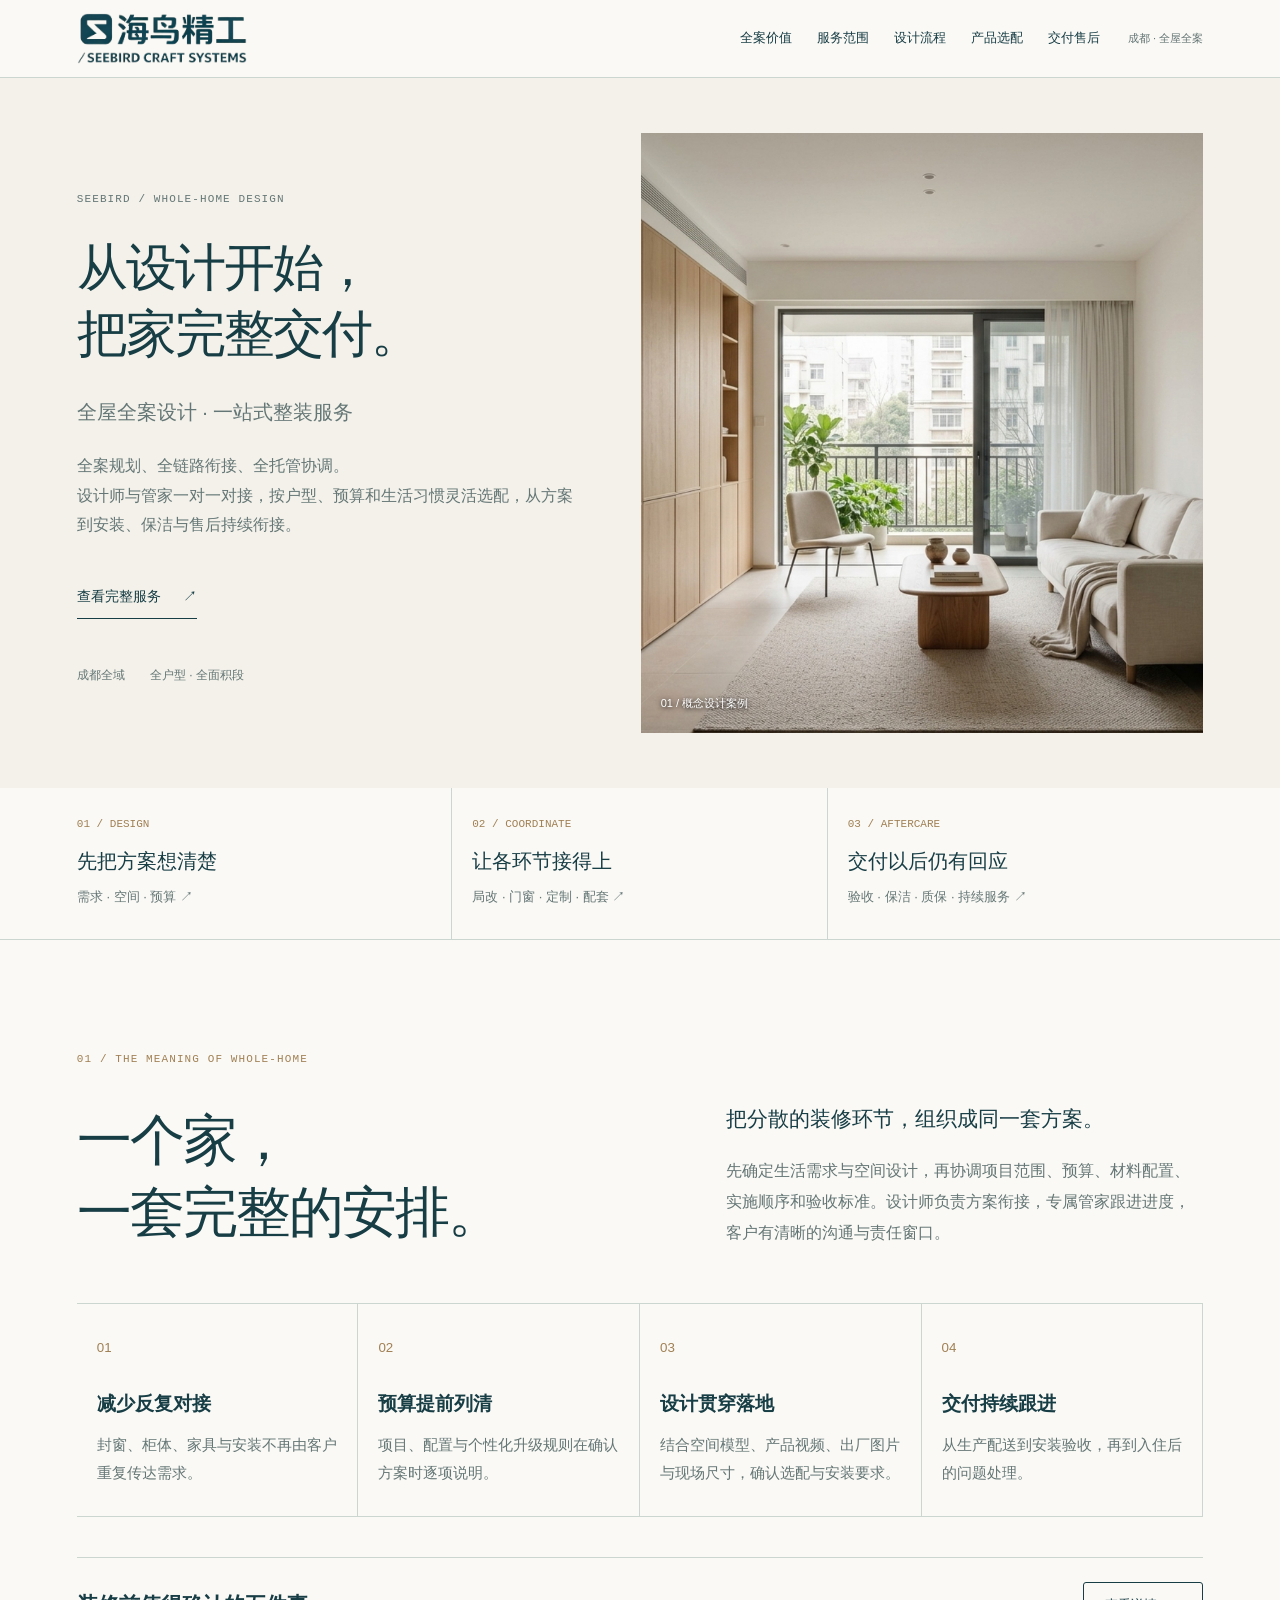
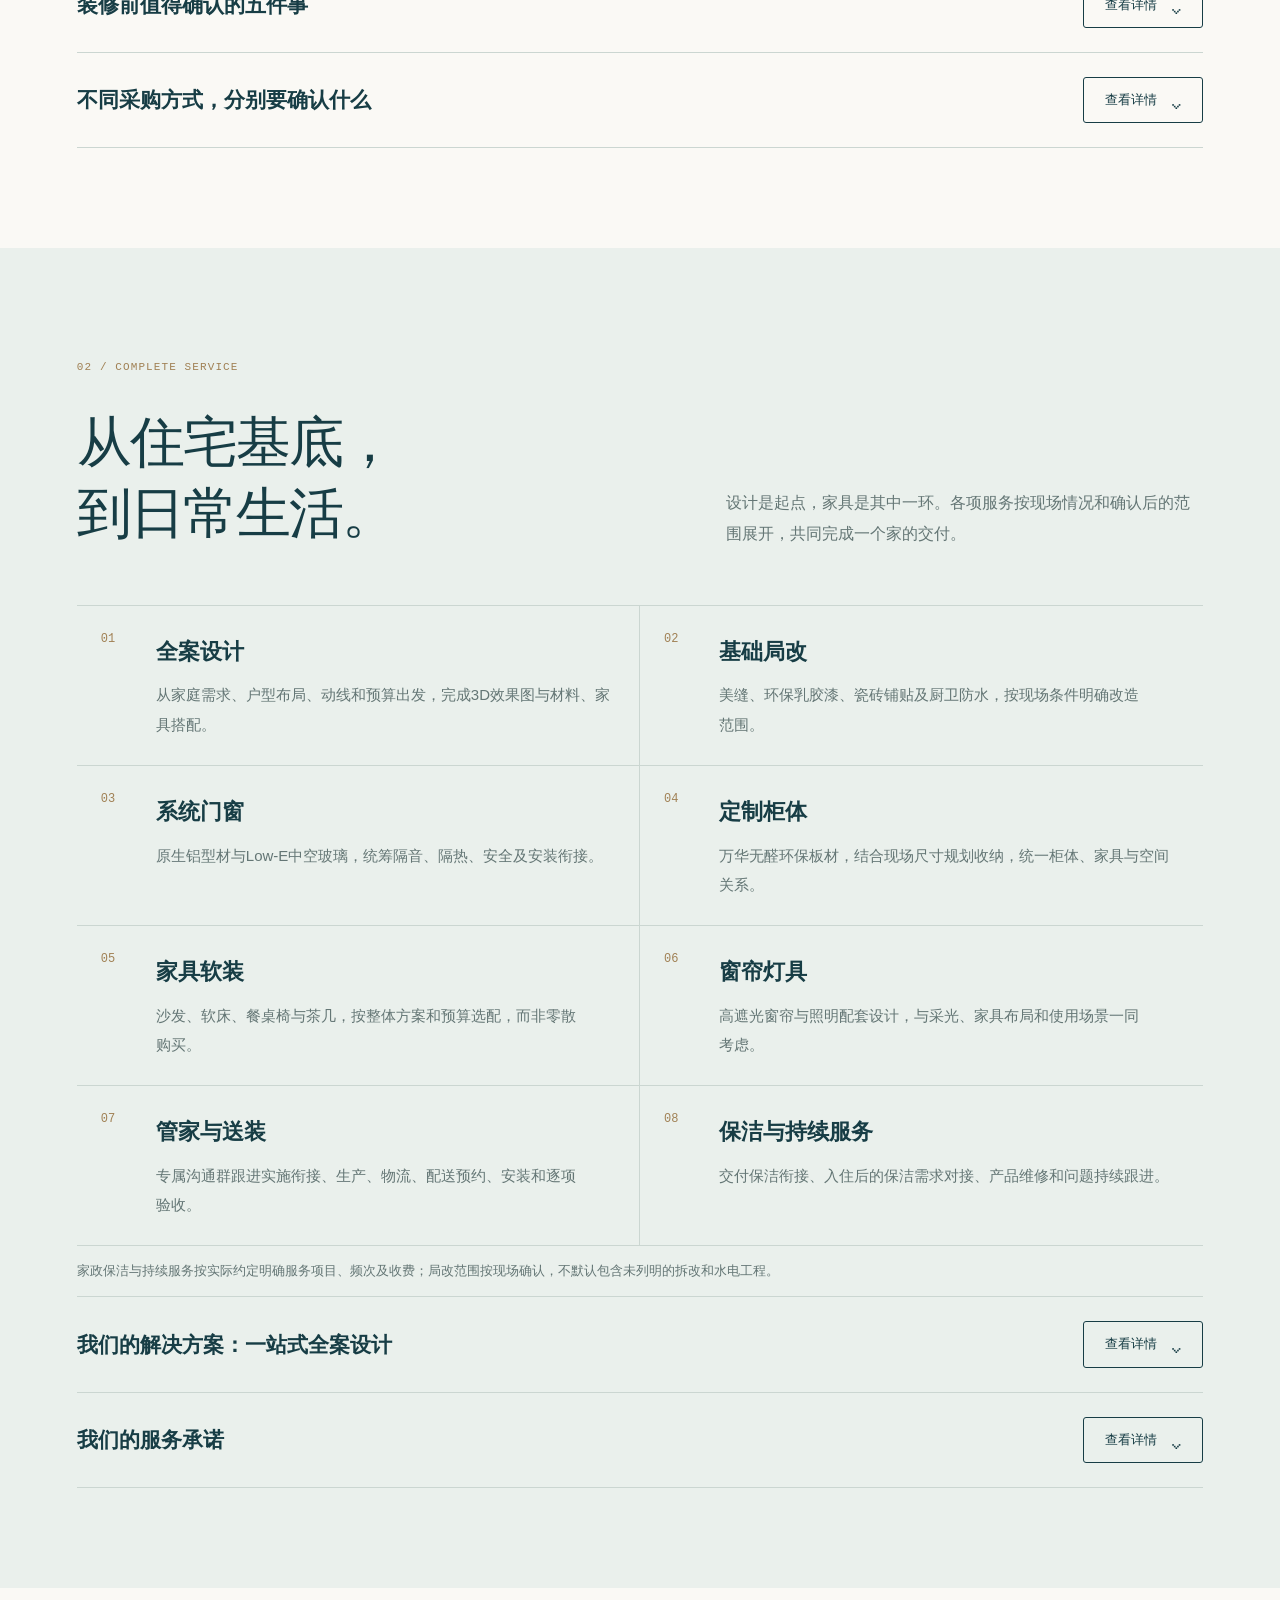
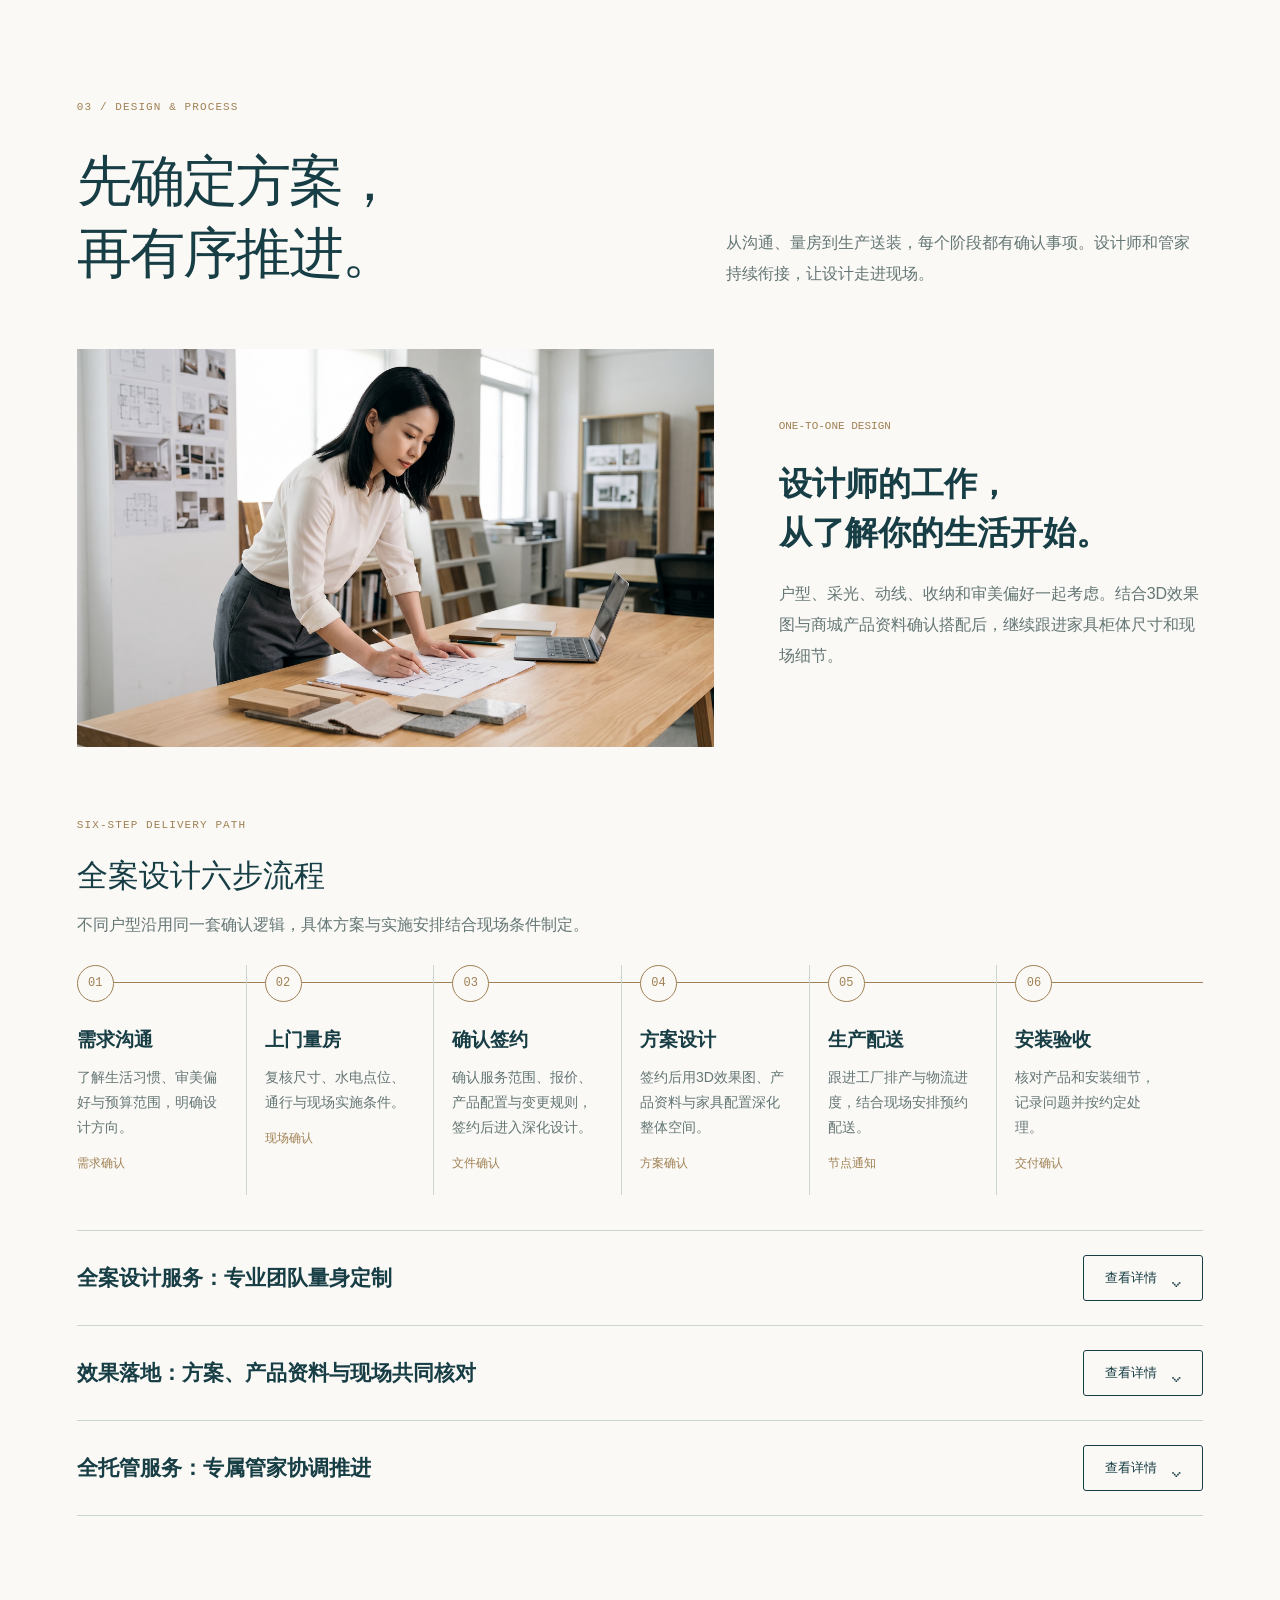
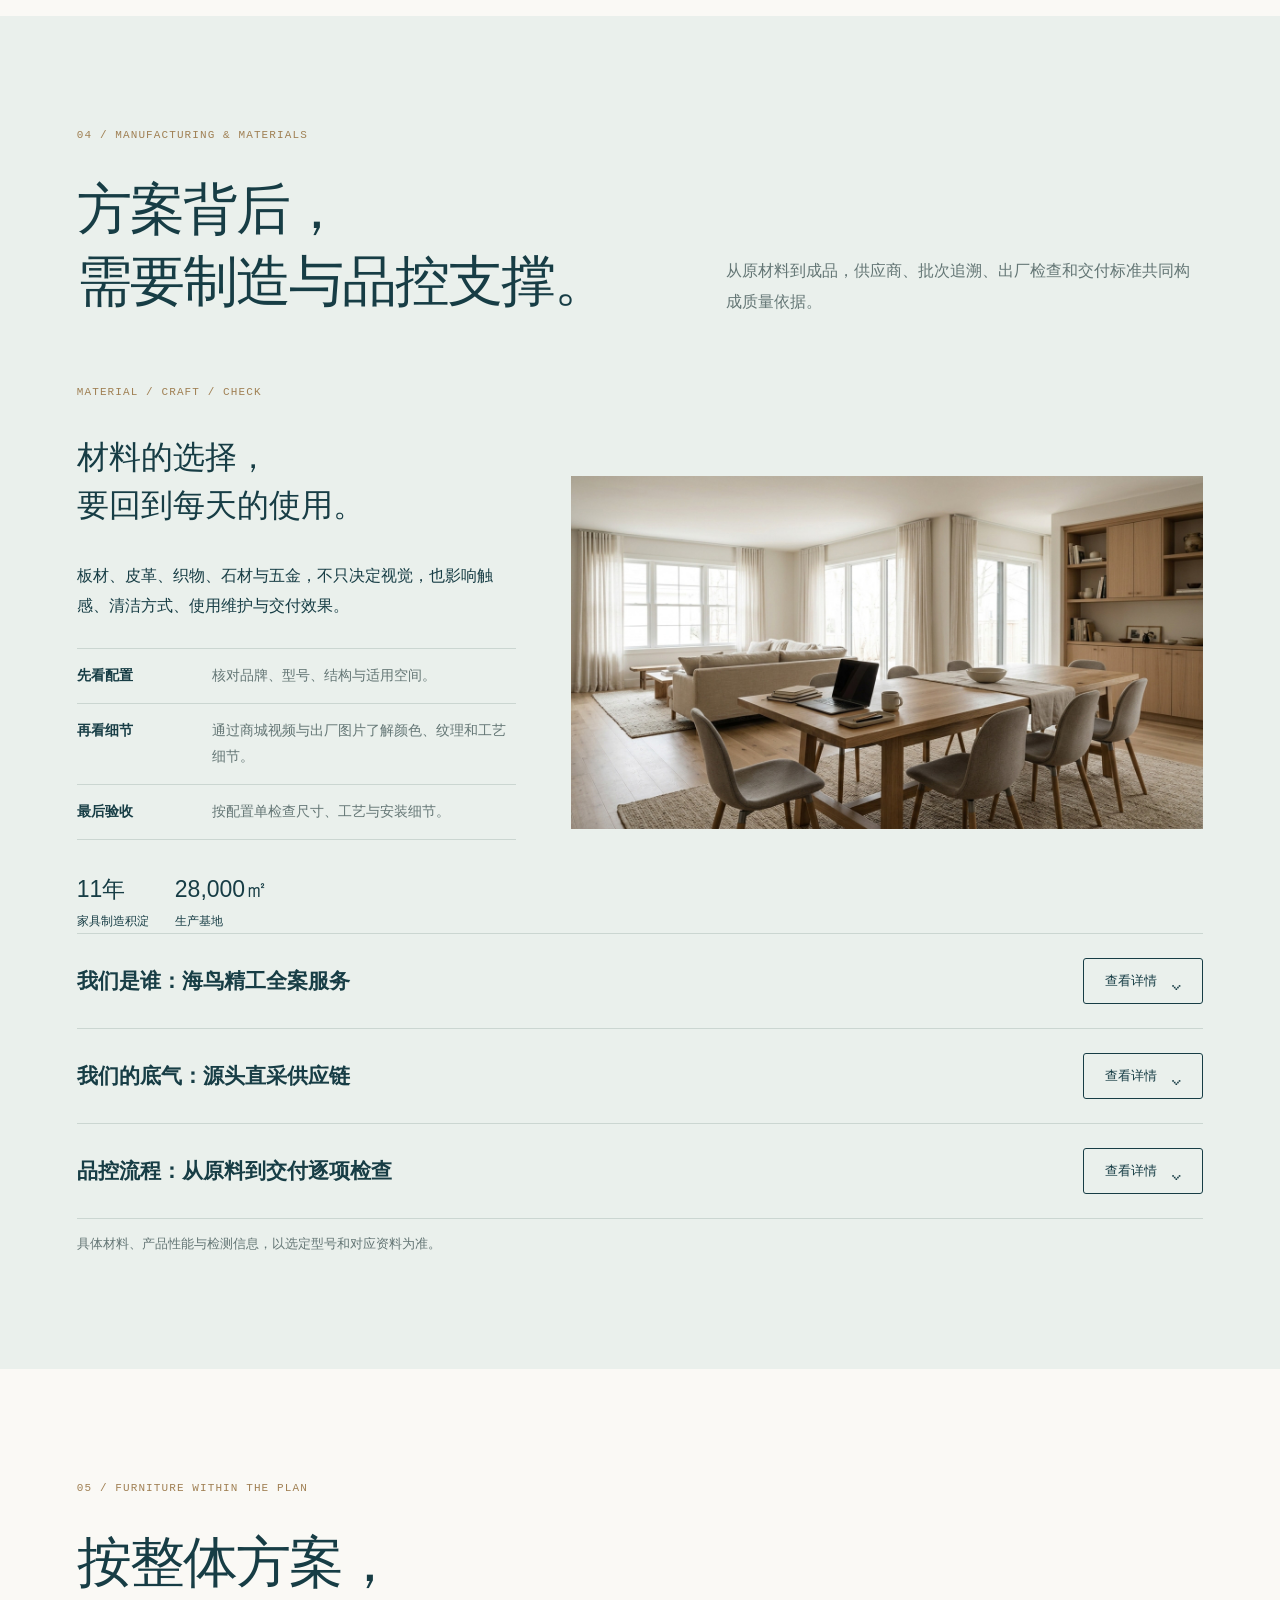
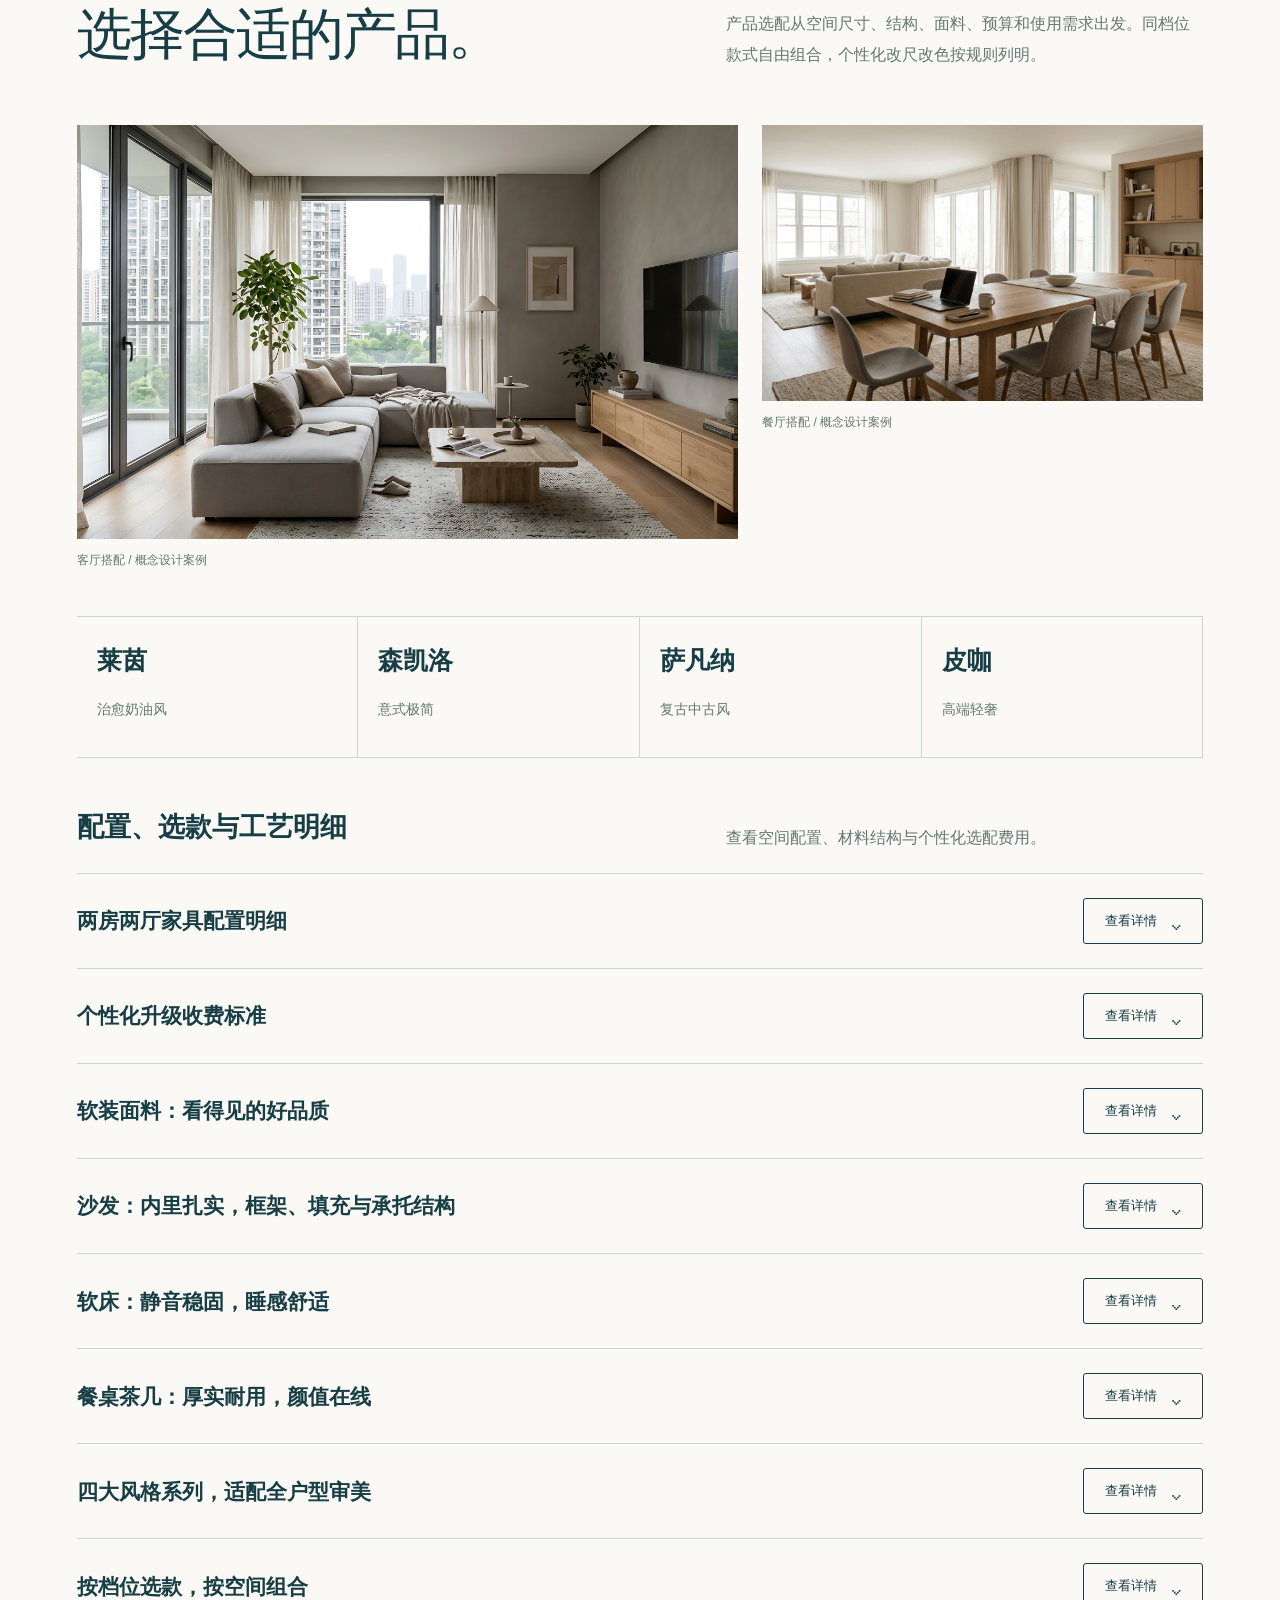
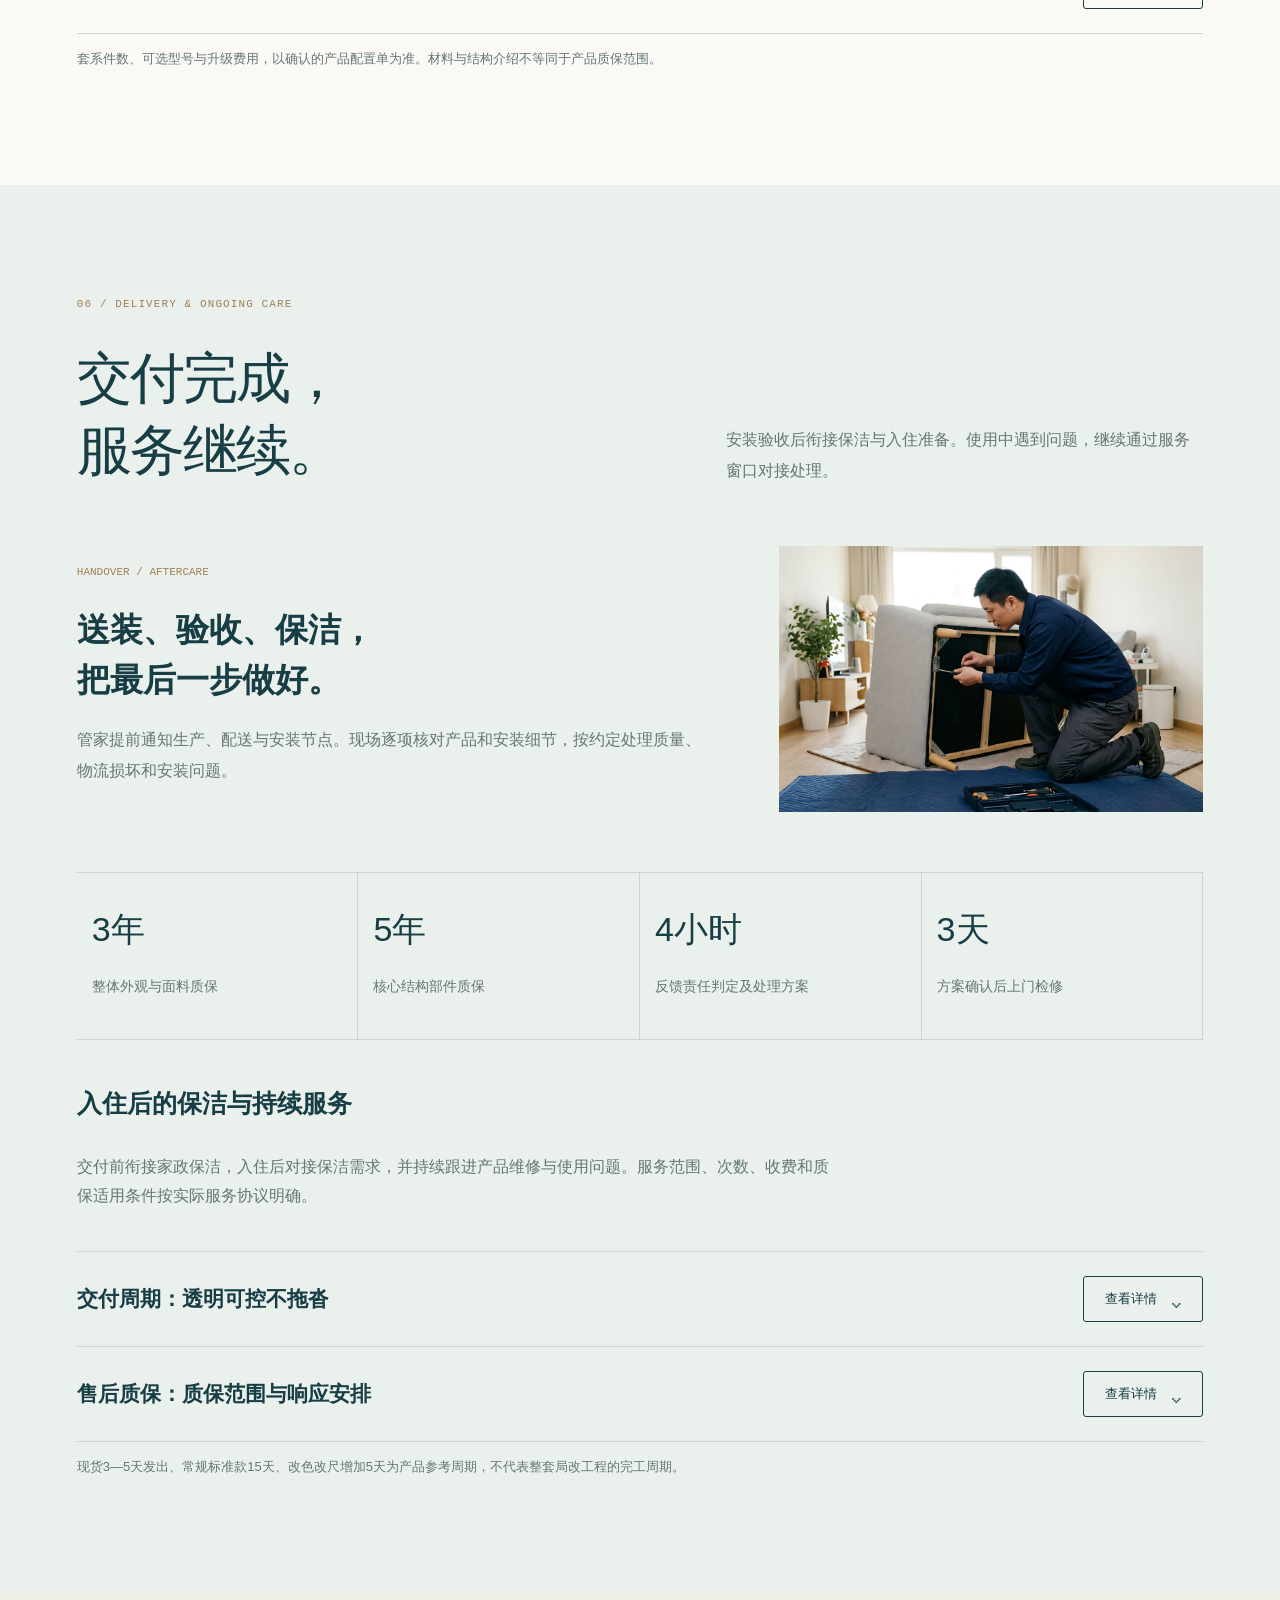
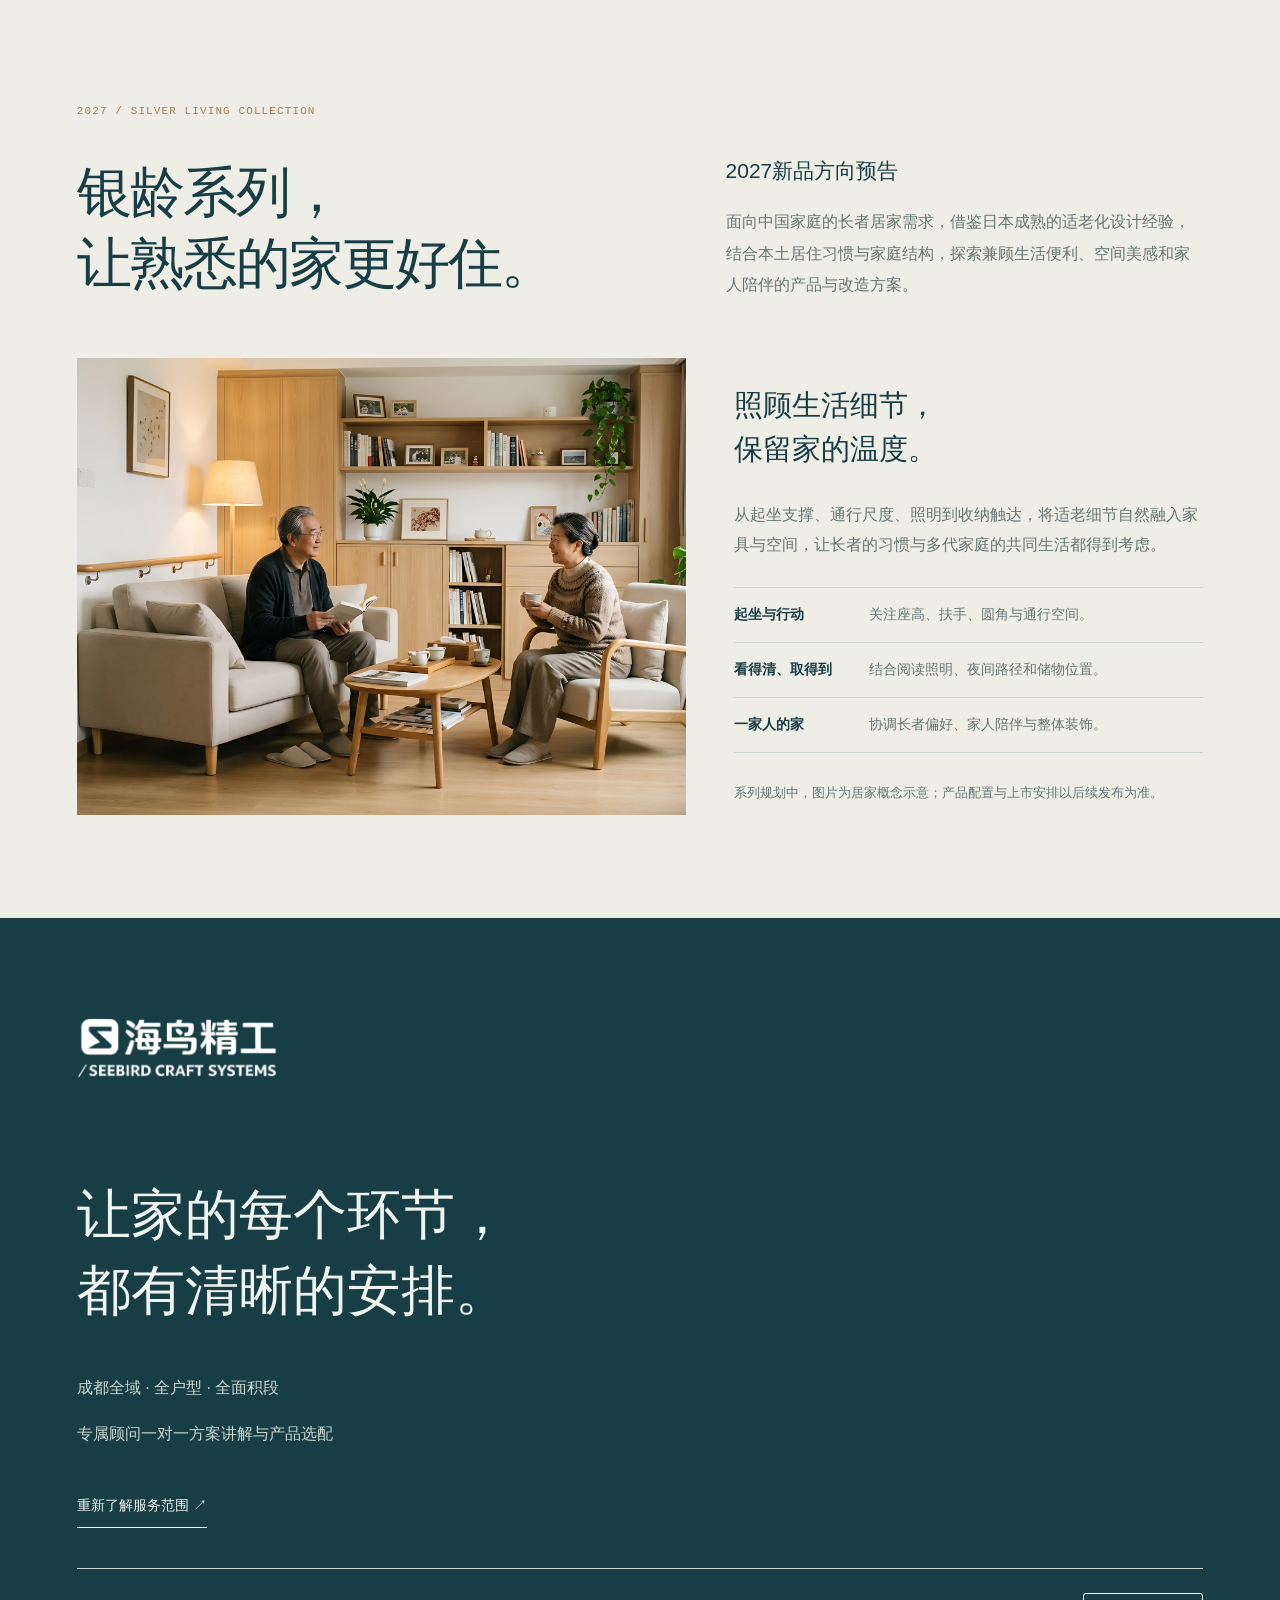
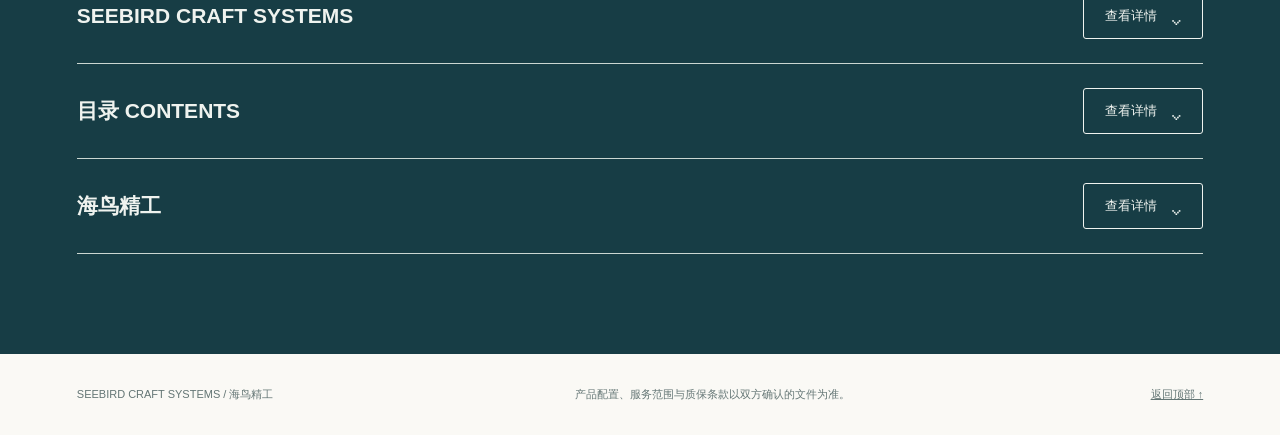
<file: desktop.html>
<!doctype html>
<html lang="zh-CN">
<head>
<meta charset="utf-8">
<meta name="viewport" content="width=device-width,initial-scale=1,viewport-fit=cover">
<meta name="description" content="海鸟精工一站式全案服务：设计、局改、门窗、定制、软装、窗帘灯具、安装保洁与持续服务。">
<title>海鸟精工｜一站式全案设计</title>
<link rel="stylesheet" href="site.css">
</head>
<body class="desktop">
<div class="progress">
<i>
</i>
</div>
<header>
<a class="logo" href="#top">
<img src="assets/new/logo.png" alt="海鸟精工 SEEBIRD CRAFT SYSTEMS">
</a>
<nav aria-label="章节导航">
<a href="#whole">全案价值</a>
<a href="#scope">服务范围</a>
<a href="#design">设计流程</a>
<a href="#products">产品选配</a>
<a href="#care">交付售后</a>
</nav>
<span class="header-label">成都 · 全屋全案</span>
</header>
<main id="top">
<section class="hero">
<div class="hero-copy">
<p class="eyebrow">SEEBIRD / WHOLE-HOME DESIGN</p>
<h1>从设计开始，<br>把家完整交付。</h1>
<p class="subtitle">全屋全案设计 · 一站式整装服务</p>
<p>全案规划、全链路衔接、全托管协调。<br>设计师与管家一对一对接，按户型、预算和生活习惯灵活选配，从方案到安装、保洁与售后持续衔接。</p>
<a class="link" href="#scope">查看完整服务 <span>↗</span>
</a>
<div class="hero-index">
<span>成都全域</span>
<span>全户型 · 全面积段</span>
</div>
</div>
<div class="hero-image">
<button class="photo" data-src="assets/new/hero.jpg">
<img loading="lazy" src="assets/new/hero.jpg" alt="概念设计案例：自然明亮的住宅客厅">
</button>
<span class="image-note">01 / 概念设计案例</span>
</div>
</section>
<div class="quick">
<a href="#design">
<small>01 / DESIGN</small>
<strong>先把方案想清楚</strong>
<span>需求 · 空间 · 预算 ↗</span>
</a>
<a href="#scope">
<small>02 / COORDINATE</small>
<strong>让各环节接得上</strong>
<span>局改 · 门窗 · 定制 · 配套 ↗</span>
</a>
<a href="#care">
<small>03 / AFTERCARE</small>
<strong>交付以后仍有回应</strong>
<span>验收 · 保洁 · 质保 · 持续服务 ↗</span>
</a>
</div>
<section id="whole" class="section">
<p class="eyebrow">01 / THE MEANING OF WHOLE-HOME</p>
<div class="heading">
<h2>一个家，<br>一套完整的安排。</h2>
<div>
<p class="lead">把分散的装修环节，组织成同一套方案。</p>
<p>先确定生活需求与空间设计，再协调项目范围、预算、材料配置、实施顺序和验收标准。设计师负责方案衔接，专属管家跟进进度，客户有清晰的沟通与责任窗口。</p>
</div>
</div>
<div class="reasons">
<article>
<small>01</small>
<h3>减少反复对接</h3>
<p>封窗、柜体、家具与安装不再由客户重复传达需求。</p>
</article>
<article>
<small>02</small>
<h3>预算提前列清</h3>
<p>项目、配置与个性化升级规则在确认方案时逐项说明。</p>
</article>
<article>
<small>03</small>
<h3>设计贯穿落地</h3>
<p>结合空间模型、产品视频、出厂图片与现场尺寸，确认选配与安装要求。</p>
</article>
<article>
<small>04</small>
<h3>交付持续跟进</h3>
<p>从生产配送到安装验收，再到入住后的问题处理。</p>
</article>
</div>
<div class="reading-details">
<details data-page="3">
<summary>
<span class="detail-title">装修前值得确认的五件事</span>
<span class="detail-action">
<span class="action-label">查看详情</span>
<span class="action-icon" aria-hidden="true">⌄</span>
</span>
</summary>
<div class="detail-body">
<div class="detail-grid" data-count="6">
<article class="detail-card">
<div class="detail-card-head">
<span class="detail-icon">
<svg viewBox="0 0 24 24" fill="none" stroke="currentColor" stroke-width="1.5" stroke-linecap="round" stroke-linejoin="round" aria-hidden="true">
<path d="M5 3h14v18H5zM8 9l2 2 5-5M8 15h8M8 18h6"/>
</svg>
</span>
<h4>装修前，先把沟通、预算、选材和交付责任明确下来。</h4>
</div>
<div class="detail-card-copy">
</div>
</article>
<article class="detail-card">
<div class="detail-card-head">
<span class="detail-icon">
<svg viewBox="0 0 24 24" fill="none" stroke="currentColor" stroke-width="1.5" stroke-linecap="round" stroke-linejoin="round" aria-hidden="true">
<path d="M4 7h16v14H4zM8 7V3h8v4M8 12h8M8 16h5"/>
</svg>
</span>
<h4>对接与分工</h4>
</div>
<div class="detail-card-copy">
<p>封窗、定制和家具涉及不同工序。统一沟通窗口，有助于减少重复确认，让尺寸、工期和责任分工接得上。</p>
</div>
</article>
<article class="detail-card">
<div class="detail-card-head">
<span class="detail-icon">
<svg viewBox="0 0 24 24" fill="none" stroke="currentColor" stroke-width="1.5" stroke-linecap="round" stroke-linejoin="round" aria-hidden="true">
<path d="M4 7h16v14H4zM8 7V3h8v4M8 12h8M8 16h5"/>
</svg>
</span>
<h4>预算与变更</h4>
</div>
<div class="detail-card-copy">
<p>先核对报价包含的项目、材料和数量。改尺、改色、追加项目等变更，应在执行前说明费用并取得确认。</p>
</div>
</article>
<article class="detail-card">
<div class="detail-card-head">
<span class="detail-icon">
<svg viewBox="0 0 24 24" fill="none" stroke="currentColor" stroke-width="1.5" stroke-linecap="round" stroke-linejoin="round" aria-hidden="true">
<path d="M4 20h16M5 16l1-5L16 1l5 5-10 10-6 1M14 3l5 5"/>
</svg>
</span>
<h4>设计服务范围</h4>
</div>
<div class="detail-card-copy">
<p>确认设计服务的工作内容、交付成果、调整方式和费用，让设计投入对应到实际需求。</p>
</div>
</article>
<article class="detail-card">
<div class="detail-card-head">
<span class="detail-icon">
<svg viewBox="0 0 24 24" fill="none" stroke="currentColor" stroke-width="1.5" stroke-linecap="round" stroke-linejoin="round" aria-hidden="true">
<path d="M5 3h14v18H5zM8 9l2 2 5-5M8 15h8M8 18h6"/>
</svg>
</span>
<h4>选材与验收</h4>
</div>
<div class="detail-card-copy">
<p>选材时核对品牌、型号与规格资料，施工和安装时明确检查项目；交付时留存验收记录和售后联系方式。</p>
</div>
</article>
<article class="detail-card">
<div class="detail-card-head">
<span class="detail-icon">
<svg viewBox="0 0 24 24" fill="none" stroke="currentColor" stroke-width="1.5" stroke-linecap="round" stroke-linejoin="round" aria-hidden="true">
<path d="M4 20h16M5 16l1-5L16 1l5 5-10 10-6 1M14 3l5 5"/>
</svg>
</span>
<h4>设计与产品配置核对</h4>
</div>
<div class="detail-card-copy">
<p>效果图用于讨论布局与搭配，专属产品商城提供视频、出厂图片与规格资料。结合现场尺寸复核，将选定型号、颜色和尺寸写入配置清单。</p>
</div>
</article>
</div>
</div>
</details>
<details data-page="23">
<summary>
<span class="detail-title">不同采购方式，分别要确认什么</span>
<span class="detail-action">
<span class="action-label">查看详情</span>
<span class="action-icon" aria-hidden="true">⌄</span>
</span>
</summary>
<div class="detail-body">
<div class="detail-grid" data-count="3">
<article class="detail-card">
<div class="detail-card-head">
<span class="detail-icon">
<svg viewBox="0 0 24 24" fill="none" stroke="currentColor" stroke-width="1.5" stroke-linecap="round" stroke-linejoin="round" aria-hidden="true">
<path d="M4 7h16v14H4zM8 7V3h8v4M8 12h8M8 16h5"/>
</svg>
</span>
<h4>自己零散采购</h4>
</div>
<div class="detail-card-copy">
<p>自行采购时，需要汇总材料、人工、运输与安装费用，并预留变更空间。</p>
<p>由客户分别安排供应商时，需要协调到货顺序、现场条件和施工进度。</p>
<p>签约时分别记录各供应商的质保范围、责任边界和服务联系方式。</p>
</div>
</article>
<article class="detail-card">
<div class="detail-card-head">
<span class="detail-icon">
<svg viewBox="0 0 24 24" fill="none" stroke="currentColor" stroke-width="1.5" stroke-linecap="round" stroke-linejoin="round" aria-hidden="true">
<path d="M4 7h16v14H4zM8 7V3h8v4M8 12h8M8 16h5"/>
</svg>
</span>
<h4>委托装修服务</h4>
</div>
<div class="detail-card-copy">
<p>委托服务时，先核对设计、施工、主材与软装是否包含在报价内，再了解增减项的确认方式。</p>
<p>施工与材料标准、项目分工及履约安排，应在签约前逐项核对。</p>
<p>了解设计方案、产品配置与现场施工之间如何衔接，以及出现差异后的处理流程。</p>
</div>
</article>
<article class="detail-card">
<div class="detail-card-head">
<span class="detail-icon">
<svg viewBox="0 0 24 24" fill="none" stroke="currentColor" stroke-width="1.5" stroke-linecap="round" stroke-linejoin="round" aria-hidden="true">
<path d="M4 20h16M5 16l1-5L16 1l5 5-10 10-6 1M14 3l5 5"/>
</svg>
</span>
<h4>海鸟精工 · 全案设计</h4>
</div>
<div class="detail-card-copy">
<p>海鸟精工按确认方案列明项目、产品配置和变更规则，便于客户逐项核对预算。</p>
<p>设计师衔接空间方案与选配，专属管家协调施工、生产和送装节点，减少客户在不同环节之间反复沟通。</p>
<p>通过材料确认、出厂检查和安装验收落实交付要求。产品外观与面料、核心结构分别说明质保范围，售后有明确的对接窗口。</p>
</div>
</article>
</div>
</div>
</details>
</div>
</section>
<section id="scope" class="section soft">
<p class="eyebrow">02 / COMPLETE SERVICE</p>
<div class="heading">
<h2>从住宅基底，<br>到日常生活。</h2>
<p>设计是起点，家具是其中一环。各项服务按现场情况和确认后的范围展开，共同完成一个家的交付。</p>
</div>
<div class="services">
<article>
<span>01</span>
<div>
<h3>全案设计</h3>
<p>从家庭需求、户型布局、动线和预算出发，完成3D效果图与材料、家具搭配。</p>
</div>
</article>
<article>
<span>02</span>
<div>
<h3>基础局改</h3>
<p>美缝、环保乳胶漆、瓷砖铺贴及厨卫防水，按现场条件明确改造范围。</p>
</div>
</article>
<article>
<span>03</span>
<div>
<h3>系统门窗</h3>
<p>原生铝型材与Low-E中空玻璃，统筹隔音、隔热、安全及安装衔接。</p>
</div>
</article>
<article>
<span>04</span>
<div>
<h3>定制柜体</h3>
<p>万华无醛环保板材，结合现场尺寸规划收纳，统一柜体、家具与空间关系。</p>
</div>
</article>
<article>
<span>05</span>
<div>
<h3>家具软装</h3>
<p>沙发、软床、餐桌椅与茶几，按整体方案和预算选配，而非零散购买。</p>
</div>
</article>
<article>
<span>06</span>
<div>
<h3>窗帘灯具</h3>
<p>高遮光窗帘与照明配套设计，与采光、家具布局和使用场景一同考虑。</p>
</div>
</article>
<article>
<span>07</span>
<div>
<h3>管家与送装</h3>
<p>专属沟通群跟进实施衔接、生产、物流、配送预约、安装和逐项验收。</p>
</div>
</article>
<article>
<span>08</span>
<div>
<h3>保洁与持续服务</h3>
<p>交付保洁衔接、入住后的保洁需求对接、产品维修和问题持续跟进。</p>
</div>
</article>
</div>
<p class="fine">家政保洁与持续服务按实际约定明确服务项目、频次及收费；局改范围按现场确认，不默认包含未列明的拆改和水电工程。</p>
<details data-page="5">
<summary>
<span class="detail-title">我们的解决方案：一站式全案设计</span>
<span class="detail-action">
<span class="action-label">查看详情</span>
<span class="action-icon" aria-hidden="true">⌄</span>
</span>
</summary>
<div class="detail-body">
<p>把设计、局改、门窗、柜体与家具配套放在同一套计划中，先确认范围与预算，再按节点推进。</p>
<div class="detail-grid" data-count="6">
<article class="detail-card">
<div class="detail-card-head">
<span class="detail-icon">
<svg viewBox="0 0 24 24" fill="none" stroke="currentColor" stroke-width="1.5" stroke-linecap="round" stroke-linejoin="round" aria-hidden="true">
<path d="M4 7h16v14H4zM8 7V3h8v4M8 12h8M8 16h5"/>
</svg>
</span>
<h4>基础局改 · 焕新基底</h4>
</div>
<div class="detail-card-copy">
<p>涵盖美缝、环保乳胶漆、瓷砖铺贴及厨卫防水工程，从源头筑牢家装品质基础。</p>
</div>
</article>
<article class="detail-card">
<div class="detail-card-head">
<span class="detail-icon">
<svg viewBox="0 0 24 24" fill="none" stroke="currentColor" stroke-width="1.5" stroke-linecap="round" stroke-linejoin="round" aria-hidden="true">
<path d="M4 7h16v14H4zM8 7V3h8v4M8 12h8M8 16h5"/>
</svg>
</span>
<h4>系统门窗 · 静谧安全</h4>
</div>
<div class="detail-card-copy">
<p>甄选原生铝型材搭配加厚Low-E中空玻璃，隔音隔热、防风抗压，兼顾节能与安全。</p>
</div>
</article>
<article class="detail-card">
<div class="detail-card-head">
<span class="detail-icon">
<svg viewBox="0 0 24 24" fill="none" stroke="currentColor" stroke-width="1.5" stroke-linecap="round" stroke-linejoin="round" aria-hidden="true">
<path d="M2 11L12 2l10 9M5 9v12h14V9M9 21v-7h6v7"/>
</svg>
</span>
<h4>定制柜体 · 环保收纳</h4>
</div>
<div class="detail-card-copy">
<p>采用万华无醛环保板材，依据户型量身定制，合理规划空间，收纳与美观兼得。</p>
</div>
</article>
<article class="detail-card">
<div class="detail-card-head">
<span class="detail-icon">
<svg viewBox="0 0 24 24" fill="none" stroke="currentColor" stroke-width="1.5" stroke-linecap="round" stroke-linejoin="round" aria-hidden="true">
<path d="M4 7h16v14H4zM8 7V3h8v4M8 12h8M8 16h5"/>
</svg>
</span>
<h4>软装家具 · 全屋配齐</h4>
</div>
<div class="detail-card-copy">
<p>沙发、软床、餐桌椅等核心家具一站式配齐，结合尺寸、预算和风格选配。</p>
</div>
</article>
<article class="detail-card">
<div class="detail-card-head">
<span class="detail-icon">
<svg viewBox="0 0 24 24" fill="none" stroke="currentColor" stroke-width="1.5" stroke-linecap="round" stroke-linejoin="round" aria-hidden="true">
<path d="M4 7h16v14H4zM8 7V3h8v4M8 12h8M8 16h5"/>
</svg>
</span>
<h4>窗帘灯具 · 细节点睛</h4>
</div>
<div class="detail-card-copy">
<p>结合采光、遮光和夜间使用需求，安排窗帘与灯具配套，使光线与空间布局相互配合。</p>
</div>
</article>
<article class="detail-card">
<div class="detail-card-head">
<span class="detail-icon">
<svg viewBox="0 0 24 24" fill="none" stroke="currentColor" stroke-width="1.5" stroke-linecap="round" stroke-linejoin="round" aria-hidden="true">
<path d="M4 7h16v14H4zM8 7V3h8v4M8 12h8M8 16h5"/>
</svg>
</span>
<h4>专属管家 · 全程协调</h4>
</div>
<div class="detail-card-copy">
<p>签约后由专属管家跟进量房、排产、配送与验收，涉及方案、费用和材料变更时与客户确认。</p>
<p>服务按确认的范围组织实施。需要设计与现场共同配合的事项，由设计师和管家衔接。</p>
</div>
</article>
</div>
</div>
</details>
<details data-page="8">
<summary>
<span class="detail-title">我们的服务承诺</span>
<span class="detail-action">
<span class="action-label">查看详情</span>
<span class="action-icon" aria-hidden="true">⌄</span>
</span>
</summary>
<div class="detail-body">
<div class="detail-grid" data-count="5">
<article class="detail-card">
<div class="detail-card-head">
<span class="detail-icon">
<svg viewBox="0 0 24 24" fill="none" stroke="currentColor" stroke-width="1.5" stroke-linecap="round" stroke-linejoin="round" aria-hidden="true">
<path d="M5 3h14v18H5zM8 9l2 2 5-5M8 15h8M8 18h6"/>
</svg>
</span>
<h4>报价、沟通、选配与质保，签约前逐项说明</h4>
</div>
<div class="detail-card-copy">
</div>
</article>
<article class="detail-card">
<div class="detail-card-head">
<span class="detail-icon">
<svg viewBox="0 0 24 24" fill="none" stroke="currentColor" stroke-width="1.5" stroke-linecap="round" stroke-linejoin="round" aria-hidden="true">
<path d="M4 7h16v14H4zM8 7V3h8v4M8 12h8M8 16h5"/>
</svg>
</span>
<h4>项目明细与报价</h4>
</div>
<div class="detail-card-copy">
<p>方案确认后列明报价、产品配置和服务范围。客户提出调整时，先确认费用与工期变化，再安排执行。</p>
</div>
</article>
<article class="detail-card">
<div class="detail-card-head">
<span class="detail-icon">
<svg viewBox="0 0 24 24" fill="none" stroke="currentColor" stroke-width="1.5" stroke-linecap="round" stroke-linejoin="round" aria-hidden="true">
<path d="M4 7h16v14H4zM8 7V3h8v4M8 12h8M8 16h5"/>
</svg>
</span>
<h4>专属管家一对一</h4>
</div>
<div class="detail-card-copy">
<p>签约后建立服务沟通群，由专属管家对接需求与进度，协调量房、生产、配送和验收。</p>
</div>
</article>
<article class="detail-card">
<div class="detail-card-head">
<span class="detail-icon">
<svg viewBox="0 0 24 24" fill="none" stroke="currentColor" stroke-width="1.5" stroke-linecap="round" stroke-linejoin="round" aria-hidden="true">
<path d="M4 20h16M5 16l1-5L16 1l5 5-10 10-6 1M14 3l5 5"/>
</svg>
</span>
<h4>款式自由任选</h4>
</div>
<div class="detail-card-copy">
<p>按选定档位的产品清单选款，支持颜色与尺寸调整。涉及升级或定制的费用，在配置单中单独列明。</p>
</div>
</article>
<article class="detail-card">
<div class="detail-card-head">
<span class="detail-icon">
<svg viewBox="0 0 24 24" fill="none" stroke="currentColor" stroke-width="1.5" stroke-linecap="round" stroke-linejoin="round" aria-hidden="true">
<path d="M5 3h14v18H5zM8 9l2 2 5-5M8 15h8M8 18h6"/>
</svg>
</span>
<h4>产品质保与服务响应</h4>
</div>
<div class="detail-card-copy">
<p>产品外观与面料提供<strong>3年</strong>质保，核心结构部件提供<strong>5年</strong>质保。问题反馈与上门检修按售后流程安排，适用条件在服务协议中明确。</p>
</div>
</article>
</div>
</div>
</details>
</section>
<section id="design" class="section">
<p class="eyebrow">03 / DESIGN & PROCESS</p>
<div class="heading">
<h2>先确定方案，<br>再有序推进。</h2>
<p>从沟通、量房到生产送装，每个阶段都有确认事项。设计师和管家持续衔接，让设计走进现场。</p>
</div>
<div class="feature">
<button class="photo" data-src="assets/new/designer.png">
<img loading="lazy" src="assets/new/designer.png" alt="设计沟通场景示意">
</button>
<div>
<small>ONE-TO-ONE DESIGN</small>
<h3>设计师的工作，<br>从了解你的生活开始。</h3>
<p>户型、采光、动线、收纳和审美偏好一起考虑。结合3D效果图与商城产品资料确认搭配后，继续跟进家具柜体尺寸和现场细节。</p>

</div>
</div>
<div class="process-head">
<p class="eyebrow">SIX-STEP DELIVERY PATH</p>
<h3>全案设计六步流程</h3>
<p>不同户型沿用同一套确认逻辑，具体方案与实施安排结合现场条件制定。</p>
</div>
<ol class="steps process-axis">
<li>
<h3>需求沟通</h3>
<p>了解生活习惯、审美偏好与预算范围，明确设计方向。</p>
<small>需求确认</small>
</li>
<li>
<h3>上门量房</h3>
<p>复核尺寸、水电点位、通行与现场实施条件。</p>
<small>现场确认</small>
</li>
<li>
<h3>确认签约</h3>
<p>确认服务范围、报价、产品配置与变更规则，签约后进入深化设计。</p>
<small>文件确认</small>
</li>
<li>
<h3>方案设计</h3>
<p>签约后用3D效果图、产品资料与家具配置深化整体空间。</p>
<small>方案确认</small>
</li>
<li>
<h3>生产配送</h3>
<p>跟进工厂排产与物流进度，结合现场安排预约配送。</p>
<small>节点通知</small>
</li>
<li>
<h3>安装验收</h3>
<p>核对产品和安装细节，记录问题并按约定处理。</p>
<small>交付确认</small>
</li>
</ol>

<details data-page="17">
<summary>
<span class="detail-title">全案设计服务：专业团队量身定制</span>
<span class="detail-action">
<span class="action-label">查看详情</span>
<span class="action-icon" aria-hidden="true">⌄</span>
</span>
</summary>
<div class="detail-body">
<p>设计师从生活方式与审美偏好出发，衔接空间布局、收纳与软装搭配，形成可讨论、可确认的整体方案。</p>
<div class="detail-grid" data-count="1">
<article class="detail-card">
<div class="detail-card-head">
<span class="detail-icon">
<svg viewBox="0 0 24 24" fill="none" stroke="currentColor" stroke-width="1.5" stroke-linecap="round" stroke-linejoin="round" aria-hidden="true">
<path d="M4 20h16M5 16l1-5L16 1l5 5-10 10-6 1M14 3l5 5"/>
</svg>
</span>
<h4>专属设计团队</h4>
</div>
<div class="detail-card-copy">
<p>设计团队结合户型结构、采光通风、空间动线与收纳需求展开设计，依据量房结果调整布局。</p>
<p class="detail-support">1v1全程跟踪</p>
<p>由对接设计师持续跟进需求、方案和现场核对，保留已确认的布局、材料与搭配记录，减少反复转述。</p>
<p class="detail-support">3D效果图预览</p>
<p>专业3D建模渲染，开工前即可看到未来家的完整效果。支持方案反复调整优化，确认空间布局、材料与搭配后，再推进实施。</p>
</div>
</article>
</div>
</div>
</details>
<details data-page="18">
<summary>
<span class="detail-title">效果落地：方案、产品资料与现场共同核对</span>
<span class="detail-action">
<span class="action-label">查看详情</span>
<span class="action-icon" aria-hidden="true">⌄</span>
</span>
</summary>
<div class="detail-body">
<div class="detail-grid" data-count="5">
<article class="detail-card">
<div class="detail-card-head">
<span class="detail-icon">
<svg viewBox="0 0 24 24" fill="none" stroke="currentColor" stroke-width="1.5" stroke-linecap="round" stroke-linejoin="round" aria-hidden="true">
<path d="M4 20h16M5 16l1-5L16 1l5 5-10 10-6 1M14 3l5 5"/>
</svg>
</span>
<h4>模型与尺寸复核</h4>
</div>
<div class="detail-card-copy">
<p>以家具和柜体的实际规格建立模型，结合现场尺寸检查摆放、通行与使用空间。下单前再次确认关键尺寸。</p>
</div>
</article>
<article class="detail-card">
<div class="detail-card-head">
<span class="detail-icon">
<svg viewBox="0 0 24 24" fill="none" stroke="currentColor" stroke-width="1.5" stroke-linecap="round" stroke-linejoin="round" aria-hidden="true">
<path d="M4 20h16M5 16l1-5L16 1l5 5-10 10-6 1M14 3l5 5"/>
</svg>
</span>
<h4>材质与颜色确认</h4>
</div>
<div class="detail-card-copy">
<p>效果图用于讨论整体关系，产品视频与出厂图片用于了解面料、颜色和细节。选定的材质与色号记录在配置清单中，交付时据此核对。</p>
</div>
</article>
<article class="detail-card">
<div class="detail-card-head">
<span class="detail-icon">
<svg viewBox="0 0 24 24" fill="none" stroke="currentColor" stroke-width="1.5" stroke-linecap="round" stroke-linejoin="round" aria-hidden="true">
<path d="M4 7h16v14H4zM8 7V3h8v4M8 12h8M8 16h5"/>
</svg>
</span>
<h4>产品资料核对</h4>
</div>
<div class="detail-card-copy">
<p>选款时结合专属产品商城中的视频、出厂图片和规格资料核对材质、工艺与尺寸，确认后写入配置单。</p>
</div>
</article>
<article class="detail-card">
<div class="detail-card-head">
<span class="detail-icon">
<svg viewBox="0 0 24 24" fill="none" stroke="currentColor" stroke-width="1.5" stroke-linecap="round" stroke-linejoin="round" aria-hidden="true">
<path d="M4 20h16M5 16l1-5L16 1l5 5-10 10-6 1M14 3l5 5"/>
</svg>
</span>
<h4>设计师全程跟进</h4>
</div>
<div class="detail-card-copy">
<p>设计师衔接方案与现场，重点核对家具尺寸、柜体位置、材料搭配和安装细节，发现差异及时沟通。</p>
</div>
</article>
<article class="detail-card">
<div class="detail-card-head">
<span class="detail-icon">
<svg viewBox="0 0 24 24" fill="none" stroke="currentColor" stroke-width="1.5" stroke-linecap="round" stroke-linejoin="round" aria-hidden="true">
<path d="M4 7h16v14H4zM8 7V3h8v4M8 12h8M8 16h5"/>
</svg>
</span>
<h4>我们的承诺</h4>
</div>
<div class="detail-card-copy">
<p>交付时按照确认的方案、型号、色号和配置核对。因我方原因造成的偏差，记录问题并按服务约定安排调整。</p>
</div>
</article>
</div>
</div>
</details>
<details data-page="19">
<summary>
<span class="detail-title">全托管服务：专属管家协调推进</span>
<span class="detail-action">
<span class="action-label">查看详情</span>
<span class="action-icon" aria-hidden="true">⌄</span>
</span>
</summary>
<div class="detail-body">
<div class="detail-grid" data-count="5">
<article class="detail-card">
<div class="detail-card-head">
<span class="detail-icon">
<svg viewBox="0 0 24 24" fill="none" stroke="currentColor" stroke-width="1.5" stroke-linecap="round" stroke-linejoin="round" aria-hidden="true">
<path d="M4 7h16v14H4zM8 7V3h8v4M8 12h8M8 16h5"/>
</svg>
</span>
<h4>签约启动</h4>
</div>
<div class="detail-card-copy">
<p>签署服务协议，即刻配备专属管家，建立一对一服务沟通群，全程对接您的需求与进度。</p>
</div>
</article>
<article class="detail-card">
<div class="detail-card-head">
<span class="detail-icon">
<svg viewBox="0 0 24 24" fill="none" stroke="currentColor" stroke-width="1.5" stroke-linecap="round" stroke-linejoin="round" aria-hidden="true">
<path d="M4 7h16v14H4zM8 7V3h8v4M8 12h8M8 16h5"/>
</svg>
</span>
<h4>现场复核</h4>
</div>
<div class="detail-card-copy">
<p>现场复核尺寸与水电点位，确认安装位置、通行条件和施工衔接要求。</p>
</div>
</article>
<article class="detail-card">
<div class="detail-card-head">
<span class="detail-icon">
<svg viewBox="0 0 24 24" fill="none" stroke="currentColor" stroke-width="1.5" stroke-linecap="round" stroke-linejoin="round" aria-hidden="true">
<path d="M4 7h16v14H4zM8 7V3h8v4M8 12h8M8 16h5"/>
</svg>
</span>
<h4>生产配送</h4>
</div>
<div class="detail-card-copy">
<p>跟进工厂生产与物流进度，结合现场准备情况预约配送；节点发生变化时及时与客户沟通。</p>
</div>
</article>
<article class="detail-card">
<div class="detail-card-head">
<span class="detail-icon">
<svg viewBox="0 0 24 24" fill="none" stroke="currentColor" stroke-width="1.5" stroke-linecap="round" stroke-linejoin="round" aria-hidden="true">
<path d="M5 3h14v18H5zM8 9l2 2 5-5M8 15h8M8 18h6"/>
</svg>
</span>
<h4>送装验收</h4>
</div>
<div class="detail-card-copy">
<p>自有专业团队上门安装，完工后逐项核对产品与安装细节，逐项验收后交付使用。</p>
</div>
</article>
<article class="detail-card">
<div class="detail-card-head">
<span class="detail-icon">
<svg viewBox="0 0 24 24" fill="none" stroke="currentColor" stroke-width="1.5" stroke-linecap="round" stroke-linejoin="round" aria-hidden="true">
<path d="M4 7h16v14H4zM8 7V3h8v4M8 12h8M8 16h5"/>
</svg>
</span>
<h4>专属管家 1对1全程跟踪</h4>
</div>
<div class="detail-card-copy">
<p>专属管家集中对接项目进度，提前说明需要客户确认的事项。方案、材料、费用和验收等重要节点共同确认。</p>
</div>
</article>
</div>
</div>
</details>
</section>
<section id="supply" class="section soft">
<p class="eyebrow">04 / MANUFACTURING & MATERIALS</p>
<div class="heading">
<h2>方案背后，<br>需要制造与品控支撑。</h2>
<p>从原材料到成品，供应商、批次追溯、出厂检查和交付标准共同构成质量依据。</p>
</div>
<div class="material-row material-story">
<div class="material-copy">
<p class="eyebrow">MATERIAL / CRAFT / CHECK</p>
<h3>材料的选择，<br>要回到每天的使用。</h3>
<p>板材、皮革、织物、石材与五金，不只决定视觉，也影响触感、清洁方式、使用维护与交付效果。</p>
<ul class="material-points">
<li>
<b>先看配置</b>
<span>核对品牌、型号、结构与适用空间。</span>
</li>
<li>
<b>再看细节</b>
<span>通过商城视频与出厂图片了解颜色、纹理和工艺细节。</span>
</li>
<li>
<b>最后验收</b>
<span>按配置单检查尺寸、工艺与安装细节。</span>
</li>
</ul>
<div class="facts">
<span>
<b>11年</b>家具制造积淀</span>
<span>
<b>28,000㎡</b>生产基地</span>
</div>
</div>
<div class="motion">
<video muted autoplay loop playsinline preload="metadata" poster="assets/new/dining.jpg">
<source src="assets/new/materials-board-transparent.mp4" type="video/mp4">
</video>


</div>
</div>
<details data-page="4">
<summary>
<span class="detail-title">我们是谁：海鸟精工全案服务</span>
<span class="detail-action">
<span class="action-label">查看详情</span>
<span class="action-icon" aria-hidden="true">⌄</span>
</span>
</summary>
<div class="detail-body">
<p>海鸟精工是一家专注全屋全案设计与整装交付的家居服务品牌，依托自有工厂与全链路系统性保障，为成都客户打造从设计规划到入住的一站式解决方案。</p>
<div class="detail-grid" data-count="4">
<article class="detail-card">
<div class="detail-card-head">
<span class="detail-icon">
<svg viewBox="0 0 24 24" fill="none" stroke="currentColor" stroke-width="1.5" stroke-linecap="round" stroke-linejoin="round" aria-hidden="true">
<path d="M3 7l9-5 9 5-9 5-9-5zm0 5l9 5 9-5M3 17l9 5 9-5"/>
</svg>
</span>
<h4>品质工艺</h4>
</div>
<div class="detail-card-copy">
<p>
<strong>11年</strong>家具制造积淀，深耕工艺细节。从原料甄选到成品出厂，每一道工序严格把控，交付成品经得起长期检验。</p>
</div>
</article>
<article class="detail-card">
<div class="detail-card-head">
<span class="detail-icon">
<svg viewBox="0 0 24 24" fill="none" stroke="currentColor" stroke-width="1.5" stroke-linecap="round" stroke-linejoin="round" aria-hidden="true">
<path d="M4 7h16v14H4zM8 7V3h8v4M8 12h8M8 16h5"/>
</svg>
</span>
<h4>自有供应链</h4>
</div>
<div class="detail-card-copy">
<p>
<strong>28000㎡</strong>现代化生产基地，自有工厂直供，砍掉中间溢价环节。严选一线家居品牌原料，价格透明更实惠。</p>
</div>
</article>
<article class="detail-card">
<div class="detail-card-head">
<span class="detail-icon">
<svg viewBox="0 0 24 24" fill="none" stroke="currentColor" stroke-width="1.5" stroke-linecap="round" stroke-linejoin="round" aria-hidden="true">
<path d="M5 3h14v18H5zM8 9l2 2 5-5M8 15h8M8 18h6"/>
</svg>
</span>
<h4>全链路系统保障</h4>
</div>
<div class="detail-card-copy">
<p>从设计选材到生产、配送、安装和售后，由设计师与管家衔接。局改、门窗和定制等配套服务，按确认范围协调实施。</p>
</div>
</article>
<article class="detail-card">
<div class="detail-card-head">
<span class="detail-icon">
<svg viewBox="0 0 24 24" fill="none" stroke="currentColor" stroke-width="1.5" stroke-linecap="round" stroke-linejoin="round" aria-hidden="true">
<path d="M4 7h16v14H4zM8 7V3h8v4M8 12h8M8 16h5"/>
</svg>
</span>
<h4>绿色环保</h4>
</div>
<div class="detail-card-copy">
<p>采用万华无醛环保板材，相关产品检测资料可按适用型号核对，材料选择兼顾日常使用与环保要求。</p>
</div>
</article>
</div>
</div>
</details>
<details data-page="10">
<summary>
<span class="detail-title">我们的底气：源头直采供应链</span>
<span class="detail-action">
<span class="action-label">查看详情</span>
<span class="action-icon" aria-hidden="true">⌄</span>
</span>
</summary>
<div class="detail-body">
<p>自有工厂衔接选材、排产和质检，产品配置与报价明细便于核对。</p>
<div class="detail-grid" data-count="3">
<article class="detail-card">
<div class="detail-card-head">
<span class="detail-icon">
<svg viewBox="0 0 24 24" fill="none" stroke="currentColor" stroke-width="1.5" stroke-linecap="round" stroke-linejoin="round" aria-hidden="true">
<path d="M4 7h16v14H4zM8 7V3h8v4M8 12h8M8 16h5"/>
</svg>
</span>
<h4>产能规模</h4>
</div>
<div class="detail-card-copy">
<p class="detail-support">28000㎡</p>
<p>依托<strong>28000㎡</strong>生产基地，衔接备料、生产、质检与配送，按确认的产品配置组织交付。</p>
</div>
</article>
<article class="detail-card">
<div class="detail-card-head">
<span class="detail-icon">
<svg viewBox="0 0 24 24" fill="none" stroke="currentColor" stroke-width="1.5" stroke-linecap="round" stroke-linejoin="round" aria-hidden="true">
<path d="M4 7h16v14H4zM8 7V3h8v4M8 12h8M8 16h5"/>
</svg>
</span>
<h4>行业积淀</h4>
</div>
<div class="detail-card-copy">
<p class="detail-support">11年</p>
<p>深耕家具制造领域<strong>11年</strong>，累计服务超3000家装企与定制品牌，深谙市场需求与品质标准，形成成熟稳定的供应链服务体系。</p>
</div>
</article>
<article class="detail-card">
<div class="detail-card-head">
<span class="detail-icon">
<svg viewBox="0 0 24 24" fill="none" stroke="currentColor" stroke-width="1.5" stroke-linecap="round" stroke-linejoin="round" aria-hidden="true">
<path d="M4 7h16v14H4zM8 7V3h8v4M8 12h8M8 16h5"/>
</svg>
</span>
<h4>自有产能</h4>
</div>
<div class="detail-card-copy">
<p class="detail-support">3大基地</p>
<p>软体家具与餐桌柜体分设生产基地，结合产品类型组织制造，跟进原料批次、加工和成品检查。</p>
</div>
</article>
</div>
</div>
</details>
<details data-page="22">
<summary>
<span class="detail-title">品控流程：从原料到交付逐项检查</span>
<span class="detail-action">
<span class="action-label">查看详情</span>
<span class="action-icon" aria-hidden="true">⌄</span>
</span>
</summary>
<div class="detail-body">
<div class="detail-grid" data-count="4">
<article class="detail-card">
<div class="detail-card-head">
<span class="detail-icon">
<svg viewBox="0 0 24 24" fill="none" stroke="currentColor" stroke-width="1.5" stroke-linecap="round" stroke-linejoin="round" aria-hidden="true">
<path d="M5 3h14v18H5zM8 9l2 2 5-5M8 15h8M8 18h6"/>
</svg>
</span>
<h4>全流程质检</h4>
</div>
<div class="detail-card-copy">
<p>工厂设置质检台，出厂前检查成品的外观、结构与配置。发现问题后安排复核和处理，再进入发货环节。</p>
</div>
</article>
<article class="detail-card">
<div class="detail-card-head">
<span class="detail-icon">
<svg viewBox="0 0 24 24" fill="none" stroke="currentColor" stroke-width="1.5" stroke-linecap="round" stroke-linejoin="round" aria-hidden="true">
<path d="M5 3h14v18H5zM8 9l2 2 5-5M8 15h8M8 18h6"/>
</svg>
</span>
<h4>产品检测资料</h4>
</div>
<div class="detail-card-copy">
<p>甲醛释放量、物理性能等指标，应结合适用型号的检测报告查看，核对检测机构、项目和结果。</p>
</div>
</article>
<article class="detail-card">
<div class="detail-card-head">
<span class="detail-icon">
<svg viewBox="0 0 24 24" fill="none" stroke="currentColor" stroke-width="1.5" stroke-linecap="round" stroke-linejoin="round" aria-hidden="true">
<path d="M4 7h16v14H4zM8 7V3h8v4M8 12h8M8 16h5"/>
</svg>
</span>
<h4>源头供应链管控</h4>
</div>
<div class="detail-card-copy">
<p>原材料从合格供应商库采购，结合批次记录跟进来源，为材料复核与问题追溯提供依据。</p>
</div>
</article>
<article class="detail-card">
<div class="detail-card-head">
<span class="detail-icon">
<svg viewBox="0 0 24 24" fill="none" stroke="currentColor" stroke-width="1.5" stroke-linecap="round" stroke-linejoin="round" aria-hidden="true">
<path d="M4 7h16v14H4zM8 7V3h8v4M8 12h8M8 16h5"/>
</svg>
</span>
<h4>交付标准统一</h4>
</div>
<div class="detail-card-copy">
<p>按配置清单中的型号、材质、工艺和尺寸核对交付成品，发现差异后记录并按约定处理。</p>
</div>
</article>
</div>
</div>
</details>
<p class="fine">具体材料、产品性能与检测信息，以选定型号和对应资料为准。</p>
</section>
<section id="products" class="section">
<p class="eyebrow">05 / FURNITURE WITHIN THE PLAN</p>
<div class="heading">
<h2>按整体方案，<br>选择合适的产品。</h2>
<p>产品选配从空间尺寸、结构、面料、预算和使用需求出发。同档位款式自由组合，个性化改尺改色按规则列明。</p>
</div>
<div class="two-images">
<figure>
<button class="photo" data-src="assets/new/living.jpg">
<img loading="lazy" src="assets/new/living.jpg" alt="概念设计案例：住宅客厅家具搭配">
</button>
<figcaption>客厅搭配 / 概念设计案例</figcaption>
</figure>
<figure>
<button class="photo" data-src="assets/new/dining.jpg">
<img loading="lazy" src="assets/new/dining.jpg" alt="概念设计案例：住宅餐厅与木质餐桌">
</button>
<figcaption>餐厅搭配 / 概念设计案例</figcaption>
</figure>
</div>
<div class="series">
<div>
<h3>莱茵</h3>
<p>治愈奶油风</p>
</div>
<div>
<h3>森凯洛</h3>
<p>意式极简</p>
</div>
<div>
<h3>萨凡纳</h3>
<p>复古中古风</p>
</div>
<div>
<h3>皮咖</h3>
<p>高端轻奢</p>
</div>
</div>
<div class="heading compact">
<h3>配置、选款与工艺明细</h3>
<p>查看空间配置、材料结构与个性化选配费用。</p>
</div>
<details data-page="7">
<summary>
<span class="detail-title">两房两厅家具配置明细</span>
<span class="detail-action">
<span class="action-label">查看详情</span>
<span class="action-icon" aria-hidden="true">⌄</span>
</span>
</summary>
<div class="detail-body">
<p>以两房两厅为例，按客厅、餐厅和卧室分别确认家具配置。</p>
<div class="table-scroll">
<table class="configuration-table">
<caption>两房两厅参考配置</caption>
<thead>
<tr>
<th scope="col">空间</th>
<th scope="col">家具组合</th>
<th scope="col">数量</th>
</tr>
</thead>
<tbody>
<tr>
<th scope="row">客厅</th>
<td>沙发、茶几</td>
<td>各1件</td>
</tr>
<tr>
<th scope="row">餐厅</th>
<td>餐桌、餐椅</td>
<td>1桌、4椅</td>
</tr>
<tr>
<th scope="row">主卧</th>
<td>双人床、床头柜</td>
<td>1床、2柜</td>
</tr>
<tr>
<th scope="row">次卧</th>
<td>床、床头柜</td>
<td>1床、1柜</td>
</tr>
</tbody>
</table>
</div>
<div class="detail-grid" data-count="2">
<article class="detail-card">
<div class="detail-card-head">
<span class="detail-icon">
<svg viewBox="0 0 24 24" fill="none" stroke="currentColor" stroke-width="1.5" stroke-linecap="round" stroke-linejoin="round" aria-hidden="true">
<path d="M4 20h16M5 16l1-5L16 1l5 5-10 10-6 1M14 3l5 5"/>
</svg>
</span>
<h4>选款权益</h4>
</div>
<div class="detail-card-copy">
<p>同档位内按可选清单搭配款式，升级、改尺及改色费用另行确认。</p>
<p>根据户型和使用需求调整配置，确认尺寸、颜色与费用后安排生产。</p>
</div>
</article>
<article class="detail-card">
<div class="detail-card-head">
<span class="detail-icon">
<svg viewBox="0 0 24 24" fill="none" stroke="currentColor" stroke-width="1.5" stroke-linecap="round" stroke-linejoin="round" aria-hidden="true">
<path d="M2 11L12 2l10 9M5 9v12h14V9M9 21v-7h6v7"/>
</svg>
</span>
<h4>支持加房间升级配置，按需补差扩容</h4>
</div>
<div class="detail-card-copy">
</div>
</article>
</div>
</div>
</details>
<details data-page="9">
<summary>
<span class="detail-title">个性化升级收费标准</span>
<span class="detail-action">
<span class="action-label">查看详情</span>
<span class="action-icon" aria-hidden="true">⌄</span>
</span>
</summary>
<div class="detail-body">
<div class="detail-grid" data-count="4">
<article class="detail-card">
<div class="detail-card-head">
<span class="detail-icon">
<svg viewBox="0 0 24 24" fill="none" stroke="currentColor" stroke-width="1.5" stroke-linecap="round" stroke-linejoin="round" aria-hidden="true">
<path d="M2 11L12 2l10 9M5 9v12h14V9M9 21v-7h6v7"/>
</svg>
</span>
<h4>改尺、改色和房间增配费用分别列明</h4>
</div>
<div class="detail-card-copy">
</div>
</article>
<article class="detail-card">
<div class="detail-card-head">
<span class="detail-icon">
<svg viewBox="0 0 24 24" fill="none" stroke="currentColor" stroke-width="1.5" stroke-linecap="round" stroke-linejoin="round" aria-hidden="true">
<path d="M2 11L12 2l10 9M5 9v12h14V9M9 21v-7h6v7"/>
</svg>
</span>
<h4>加房间升级配置</h4>
</div>
<div class="detail-card-copy">
<p class="detail-support">¥2200 / 间</p>
<p>每增加1个标准房间配置（含1张床+1个床头柜），按需补差即可轻松扩容。</p>
<p>满足多居室家庭或客房需求，灵活适配不同户型结构。</p>
</div>
</article>
<article class="detail-card">
<div class="detail-card-head">
<span class="detail-icon">
<svg viewBox="0 0 24 24" fill="none" stroke="currentColor" stroke-width="1.5" stroke-linecap="round" stroke-linejoin="round" aria-hidden="true">
<path d="M4 7h16v14H4zM8 7V3h8v4M8 12h8M8 16h5"/>
</svg>
</span>
<h4>沙发尺寸定制</h4>
</div>
<div class="detail-card-copy">
<p class="detail-support">¥150-200 / 10cm</p>
<p>
<strong>10cm</strong>起改，B2档位+150元/<strong>10cm</strong>，VIP档位+200元/<strong>10cm</strong>。</p>
<p>尺寸改小<strong>30cm</strong>范围内不做降价调整，结合户型与摆放条件确认尺寸。</p>
</div>
</article>
<article class="detail-card">
<div class="detail-card-head">
<span class="detail-icon">
<svg viewBox="0 0 24 24" fill="none" stroke="currentColor" stroke-width="1.5" stroke-linecap="round" stroke-linejoin="round" aria-hidden="true">
<path d="M4 7h16v14H4zM8 7V3h8v4M8 12h8M8 16h5"/>
</svg>
</span>
<h4>软装色彩定制</h4>
</div>
<div class="detail-card-copy">
<p class="detail-support">0元起 / 件</p>
<p>主推色系免费任选；同材质非主推色系，沙发单件补差200-500元。</p>
<p>支持全屋色彩统一搭配，让家更具个人风格与温度。</p>
</div>
</article>
</div>
</div>
</details>
<details data-page="11">
<summary>
<span class="detail-title">软装面料：看得见的好品质</span>
<span class="detail-action">
<span class="action-label">查看详情</span>
<span class="action-icon" aria-hidden="true">⌄</span>
</span>
</summary>
<div class="detail-body">
<div class="detail-grid" data-count="2">
<article class="detail-card">
<div class="detail-card-head">
<span class="detail-icon">
<svg viewBox="0 0 24 24" fill="none" stroke="currentColor" stroke-width="1.5" stroke-linecap="round" stroke-linejoin="round" aria-hidden="true">
<path d="M3 7l9-5 9 5-9 5-9-5zm0 5l9 5 9-5M3 17l9 5 9-5"/>
</svg>
</span>
<h4>头层真皮 · 自然奢选</h4>
</div>
<div class="detail-card-copy">
<p>甄选原生皮料：严选<strong>2-3年</strong>小黄牛背部皮，天然毛孔透气排湿，纤维紧密韧性强。</p>
<p>真皮表面保留自然纹理，选配时结合产品视频、出厂图片和面料说明了解细节；使用中注意光照、湿度与日常养护。</p>
<p>如何鉴别好真皮？</p>
<p class="detail-support">一看：观察皮面纹理与自然差异</p>
<p class="detail-support">二捏：按压后迅速回弹，柔软有弹性</p>
<p class="detail-support">三查：结合材料标识与产品资料确认</p>
</div>
</article>
<article class="detail-card">
<div class="detail-card-head">
<span class="detail-icon">
<svg viewBox="0 0 24 24" fill="none" stroke="currentColor" stroke-width="1.5" stroke-linecap="round" stroke-linejoin="round" aria-hidden="true">
<path d="M3 7l9-5 9 5-9 5-9-5zm0 5l9 5 9-5M3 17l9 5 9-5"/>
</svg>
</span>
<h4>耐磨猫抓布 · 科技升级</h4>
</div>
<div class="detail-card-copy">
<p>耐磨与清洁：选用耐磨编织面料，兼顾日常摩擦和清洁需求。宠物抓挠与污渍仍需及时处理。</p>
<p>亲肤透气舒适：高密纺织面料，触感柔软亲肤，透气性佳，四季舒适。</p>
<p class="detail-support">适合人群</p>
<p class="detail-support">有孩家庭：关注面料清洁方式与边角处理</p>
<p class="detail-support">养宠家庭：关注耐磨表现与面料维护</p>
<p class="detail-support">预算搭配：比较不同面料的触感、养护与费用</p>
</div>
</article>
</div>
</div>
</details>
<details data-page="12">
<summary>
<span class="detail-title">沙发：内里扎实，框架、填充与承托结构</span>
<span class="detail-action">
<span class="action-label">查看详情</span>
<span class="action-icon" aria-hidden="true">⌄</span>
</span>
</summary>
<div class="detail-body">
<div class="detail-grid" data-count="3">
<article class="detail-card">
<div class="detail-card-head">
<span class="detail-icon">
<svg viewBox="0 0 24 24" fill="none" stroke="currentColor" stroke-width="1.5" stroke-linecap="round" stroke-linejoin="round" aria-hidden="true">
<path d="M3 7l9-5 9 5-9 5-9-5zm0 5l9 5 9-5M3 17l9 5 9-5"/>
</svg>
</span>
<h4>框架稳 · 20年耐用</h4>
</div>
<div class="detail-card-copy">
<p>采用落叶松实木框架，结合连接方式与加工工艺，关注结构支撑和日常使用稳定性。</p>
<p>选购时查看框架结构与连接方式，安装后检查支撑、连接和摆放稳定性。</p>
</div>
</article>
<article class="detail-card">
<div class="detail-card-head">
<span class="detail-icon">
<svg viewBox="0 0 24 24" fill="none" stroke="currentColor" stroke-width="1.5" stroke-linecap="round" stroke-linejoin="round" aria-hidden="true">
<path d="M4 7h16v14H4zM8 7V3h8v4M8 12h8M8 16h5"/>
</svg>
</span>
<h4>填充与承托 · 分层结构</h4>
</div>
<div class="detail-card-copy">
<p>分层海绵提供不同的坐感与承托，选配时结合填充规格、坐深、座高与产品视频了解结构。</p>
<p>搭配公仔棉靠包，结合填充说明、靠背高度和产品视频了解靠坐支撑，按使用习惯选择配置。</p>
</div>
</article>
<article class="detail-card">
<div class="detail-card-head">
<span class="detail-icon">
<svg viewBox="0 0 24 24" fill="none" stroke="currentColor" stroke-width="1.5" stroke-linecap="round" stroke-linejoin="round" aria-hidden="true">
<path d="M4 7h16v14H4zM8 7V3h8v4M8 12h8M8 16h5"/>
</svg>
</span>
<h4>承重强 · 静音稳固</h4>
</div>
<div class="detail-card-copy">
<p>
<strong>1.8mm</strong>加粗静音蛇形弹簧，配合高韧绷带十字编织。受力均匀分散，动态承重性能优异。</p>
<p>关注长期使用中的承托稳定性和异响控制。</p>
</div>
</article>
</div>
</div>
</details>
<details data-page="13">
<summary>
<span class="detail-title">软床：静音稳固，睡感舒适</span>
<span class="detail-action">
<span class="action-label">查看详情</span>
<span class="action-icon" aria-hidden="true">⌄</span>
</span>
</summary>
<div class="detail-body">
<div class="detail-grid" data-count="3">
<article class="detail-card">
<div class="detail-card-head">
<span class="detail-icon">
<svg viewBox="0 0 24 24" fill="none" stroke="currentColor" stroke-width="1.5" stroke-linecap="round" stroke-linejoin="round" aria-hidden="true">
<path d="M3 7l9-5 9 5-9 5-9-5zm0 5l9 5 9-5M3 17l9 5 9-5"/>
</svg>
</span>
<h4>实木框架 · 稳固无异响</h4>
</div>
<div class="detail-card-copy">
<p>采用落叶松实木主框架与加厚实木夹板，结合连接件、承托方式和安装检查，关注结构稳定性。</p>
<p>通过框架与连接部位加固提高稳定性，安装后检查紧固状态和使用异响。</p>
</div>
</article>
<article class="detail-card">
<div class="detail-card-head">
<span class="detail-icon">
<svg viewBox="0 0 24 24" fill="none" stroke="currentColor" stroke-width="1.5" stroke-linecap="round" stroke-linejoin="round" aria-hidden="true">
<path d="M3 7l9-5 9 5-9 5-9-5zm0 5l9 5 9-5M3 17l9 5 9-5"/>
</svg>
</span>
<h4>排骨架与承托结构</h4>
</div>
<div class="detail-card-copy">
<p>排骨架提供弹性支撑，选配时核对承托结构、床垫适配尺寸与产品规格。</p>
<p>组装后检查连接、承托与翻身时的声音，必要时调整紧固和接触部位。</p>
</div>
</article>
<article class="detail-card">
<div class="detail-card-head">
<span class="detail-icon">
<svg viewBox="0 0 24 24" fill="none" stroke="currentColor" stroke-width="1.5" stroke-linecap="round" stroke-linejoin="round" aria-hidden="true">
<path d="M4 7h16v14H4zM8 7V3h8v4M8 12h8M8 16h5"/>
</svg>
</span>
<h4>舒适靠包 · 倚靠随心</h4>
</div>
<div class="detail-card-copy">
<p>高密度海绵+公仔棉双靠包设计，软弹适中，倚靠阅读、追剧都舒适。</p>
<p>可拆洗部位按产品洗护说明清洁，具体结构以选定型号为准。</p>
</div>
</article>
</div>
</div>
</details>
<details data-page="14">
<summary>
<span class="detail-title">餐桌茶几：厚实耐用，颜值在线</span>
<span class="detail-action">
<span class="action-label">查看详情</span>
<span class="action-icon" aria-hidden="true">⌄</span>
</span>
</summary>
<div class="detail-body">
<div class="detail-grid" data-count="3">
<article class="detail-card">
<div class="detail-card-head">
<span class="detail-icon">
<svg viewBox="0 0 24 24" fill="none" stroke="currentColor" stroke-width="1.5" stroke-linecap="round" stroke-linejoin="round" aria-hidden="true">
<path d="M3 7l9-5 9 5-9 5-9-5zm0 5l9 5 9-5M3 17l9 5 9-5"/>
</svg>
</span>
<h4>甄选台面 · 18mm足厚整板</h4>
</div>
<div class="detail-card-copy">
<p>岩板台面：关注表面耐磨、耐热与清洁表现，使用条件以对应型号的产品说明为准。</p>
<p>微晶石面：兼具玻璃通透与石材坚硬，光泽度高，视觉精致高级。</p>
<p>3D饰面石：复刻天然大理石纹理，结合现代板材耐磨防刮特性。</p>
</div>
</article>
<article class="detail-card">
<div class="detail-card-head">
<span class="detail-icon">
<svg viewBox="0 0 24 24" fill="none" stroke="currentColor" stroke-width="1.5" stroke-linecap="round" stroke-linejoin="round" aria-hidden="true">
<path d="M4 7h16v14H4zM8 7V3h8v4M8 12h8M8 16h5"/>
</svg>
</span>
<h4>精工底座 · 细节见真章</h4>
</div>
<div class="detail-card-copy">
<p>加厚金属架构：<strong>1.2mm</strong>足厚不锈钢或碳素钢，承重优异，兼顾承重、稳定性和日常维护需求。</p>
<p>圆润边角处理：多道打磨工序，触感光滑无毛刺，避免磕碰划伤。</p>
<p>防滑脚垫设计：底部防滑减震脚垫，保护地板，摆放更稳固。</p>
</div>
</article>
<article class="detail-card">
<div class="detail-card-head">
<span class="detail-icon">
<svg viewBox="0 0 24 24" fill="none" stroke="currentColor" stroke-width="1.5" stroke-linecap="round" stroke-linejoin="round" aria-hidden="true">
<path d="M4 7h16v14H4zM8 7V3h8v4M8 12h8M8 16h5"/>
</svg>
</span>
<h4>品质承诺</h4>
</div>
<div class="detail-card-copy">
<p>选配时确认18毫米整板规格、台面材质和底座结构，交付时检查连接、稳定性与边角处理。日常使用按照对应产品的养护说明进行。</p>
</div>
</article>
</div>
</div>
</details>
<details data-page="15">
<summary>
<span class="detail-title">四大风格系列，适配全户型审美</span>
<span class="detail-action">
<span class="action-label">查看详情</span>
<span class="action-icon" aria-hidden="true">⌄</span>
</span>
</summary>
<div class="detail-body">
<div class="detail-grid" data-count="4">
<article class="detail-card">
<div class="detail-card-head">
<span class="detail-icon">
<svg viewBox="0 0 24 24" fill="none" stroke="currentColor" stroke-width="1.5" stroke-linecap="round" stroke-linejoin="round" aria-hidden="true">
<path d="M4 20h16M5 16l1-5L16 1l5 5-10 10-6 1M14 3l5 5"/>
</svg>
</span>
<h4>莱茵系列</h4>
</div>
<div class="detail-card-copy">
<p class="detail-support">治愈奶油风</p>
<p>以暖白与浅咖为主调，营造柔和温馨的空间氛围。</p>
<p>结合户型尺度与采光，选择适合的体量和配色。</p>
</div>
</article>
<article class="detail-card">
<div class="detail-card-head">
<span class="detail-icon">
<svg viewBox="0 0 24 24" fill="none" stroke="currentColor" stroke-width="1.5" stroke-linecap="round" stroke-linejoin="round" aria-hidden="true">
<path d="M4 20h16M5 16l1-5L16 1l5 5-10 10-6 1M14 3l5 5"/>
</svg>
</span>
<h4>森凯洛系列</h4>
</div>
<div class="detail-card-copy">
<p class="detail-support">意式极简</p>
<p>以利落线条、简洁体块与细节比例组织空间。</p>
<p>适合偏好简洁线条与现代材料的空间搭配。</p>
</div>
</article>
<article class="detail-card">
<div class="detail-card-head">
<span class="detail-icon">
<svg viewBox="0 0 24 24" fill="none" stroke="currentColor" stroke-width="1.5" stroke-linecap="round" stroke-linejoin="round" aria-hidden="true">
<path d="M4 20h16M5 16l1-5L16 1l5 5-10 10-6 1M14 3l5 5"/>
</svg>
</span>
<h4>萨凡纳系列</h4>
</div>
<div class="detail-card-copy">
<p class="detail-support">复古中古风</p>
<p>甄选进口油蜡皮与油蜡布材质，自带岁月沉淀的复古肌理。</p>
<p>配色浓郁质感独特，适配追求个性与腔调的品味家庭。</p>
</div>
</article>
<article class="detail-card">
<div class="detail-card-head">
<span class="detail-icon">
<svg viewBox="0 0 24 24" fill="none" stroke="currentColor" stroke-width="1.5" stroke-linecap="round" stroke-linejoin="round" aria-hidden="true">
<path d="M4 20h16M5 16l1-5L16 1l5 5-10 10-6 1M14 3l5 5"/>
</svg>
</span>
<h4>皮咖系列</h4>
</div>
<div class="detail-card-copy">
<p class="detail-support">高端轻奢</p>
<p>头层真皮与金属细节结合，注重触感和材质之间的对比。</p>
<p>依据空间尺度选择家具体量，并与柜体、灯光共同搭配。</p>
</div>
</article>
</div>
</div>
</details>
<details data-page="16">
<summary>
<span class="detail-title">按档位选款，按空间组合</span>
<span class="detail-action">
<span class="action-label">查看详情</span>
<span class="action-icon" aria-hidden="true">⌄</span>
</span>
</summary>
<div class="detail-body">
<p>四大风格 · 五大品类 · 数百款SKU，风格多样完整，满足不同家庭审美需求</p>
<div class="detail-grid" data-count="3">
<article class="detail-card">
<div class="detail-card-head">
<span class="detail-icon">
<svg viewBox="0 0 24 24" fill="none" stroke="currentColor" stroke-width="1.5" stroke-linecap="round" stroke-linejoin="round" aria-hidden="true">
<path d="M4 7h16v14H4zM8 7V3h8v4M8 12h8M8 16h5"/>
</svg>
</span>
<h4>B2 基础甄选档</h4>
</div>
<div class="detail-card-copy">
<p>五类家具按清单选配</p>
<p>涵盖沙发(30+款)、软床(30+款)、茶几(25款)、餐桌(21款)及餐椅(17款)五大核心品类，满足现代家居的基础搭配需求，可结合空间方案选配。</p>
</div>
</article>
<article class="detail-card">
<div class="detail-card-head">
<span class="detail-icon">
<svg viewBox="0 0 24 24" fill="none" stroke="currentColor" stroke-width="1.5" stroke-linecap="round" stroke-linejoin="round" aria-hidden="true">
<path d="M4 7h16v14H4zM8 7V3h8v4M8 12h8M8 16h5"/>
</svg>
</span>
<h4>VIP 尊享定制档</h4>
</div>
<div class="detail-card-copy">
<p class="detail-support">200+款软装通选</p>
<p>升级甄选200+款精品，涵盖功能沙发、L型转角沙发等多元款式，软床款式增至50款，覆盖意式、轻奢、极简等风格，随心定义家的格调。</p>
<p class="detail-support">800+</p>
</div>
</article>
<article class="detail-card">
<div class="detail-card-head">
<span class="detail-icon">
<svg viewBox="0 0 24 24" fill="none" stroke="currentColor" stroke-width="1.5" stroke-linecap="round" stroke-linejoin="round" aria-hidden="true">
<path d="M2 11L12 2l10 9M5 9v12h14V9M9 21v-7h6v7"/>
</svg>
</span>
<h4>仅客厅空间即可实现超800种搭配组合</h4>
</div>
<div class="detail-card-copy">
<p>再结合餐厅、卧室的自由组合，整体搭配可能性超过数千种。</p>
<p>设计师结合家具尺寸、材质和空间关系提供搭配建议，在选定档位内确认适合的组合。</p>
<p>专属产品商城展示产品视频与出厂图片，可按型号了解外观、结构和细节。</p>
<p>设计师结合商城产品资料与户型方案，协助确认可选型号、尺寸和搭配。</p>
</div>
</article>
</div>
</div>
</details>
<p class="fine">套系件数、可选型号与升级费用，以确认的产品配置单为准。材料与结构介绍不等同于产品质保范围。</p>
</section>
<section id="care" class="section soft">
<p class="eyebrow">06 / DELIVERY & ONGOING CARE</p>
<div class="heading">
<h2>交付完成，<br>服务继续。</h2>
<p>安装验收后衔接保洁与入住准备。使用中遇到问题，继续通过服务窗口对接处理。</p>
</div>
<div class="feature reverse">
<div>
<small>HANDOVER / AFTERCARE</small>
<h3>送装、验收、保洁，<br>把最后一步做好。</h3>
<p>管家提前通知生产、配送与安装节点。现场逐项核对产品和安装细节，按约定处理质量、物流损坏和安装问题。</p>

</div>
<button class="photo" data-src="assets/new/installer.jpg">
<img loading="lazy" src="assets/new/installer.jpg" alt="家具安装服务示意">
</button>
</div>
<div class="care-stats">
<div>
<b>3年</b>
<p>整体外观与面料质保</p>
</div>
<div>
<b>5年</b>
<p>核心结构部件质保</p>
</div>
<div>
<b>4小时</b>
<p>反馈责任判定及处理方案</p>
</div>
<div>
<b>3天</b>
<p>方案确认后上门检修</p>
</div>
</div>
<div class="care-copy">
<h3>入住后的保洁与持续服务</h3>
<p>交付前衔接家政保洁，入住后对接保洁需求，并持续跟进产品维修与使用问题。服务范围、次数、收费和质保适用条件按实际服务协议明确。</p>
</div>
<details data-page="20">
<summary>
<span class="detail-title">交付周期：透明可控不拖沓</span>
<span class="detail-action">
<span class="action-label">查看详情</span>
<span class="action-icon" aria-hidden="true">⌄</span>
</span>
</summary>
<div class="detail-body">
<div class="detail-grid" data-count="5">
<article class="detail-card">
<div class="detail-card-head">
<span class="detail-icon">
<svg viewBox="0 0 24 24" fill="none" stroke="currentColor" stroke-width="1.5" stroke-linecap="round" stroke-linejoin="round" aria-hidden="true">
<path d="M4 7h16v14H4zM8 7V3h8v4M8 12h8M8 16h5"/>
</svg>
</span>
<h4>现货产品</h4>
</div>
<div class="detail-card-copy">
</div>
</article>
<article class="detail-card">
<div class="detail-card-head">
<span class="detail-icon">
<svg viewBox="0 0 24 24" fill="none" stroke="currentColor" stroke-width="1.5" stroke-linecap="round" stroke-linejoin="round" aria-hidden="true">
<path d="M21 12a9 9 0 1 1-18 0 9 9 0 0 1 18 0M12 6v6l4 2"/>
</svg>
</span>
<h4>现货发货参考：3—5天</h4>
</div>
<div class="detail-card-copy">
<p>仓库常备库存，下单即安排物流直发，无需等待生产环节，真正的快速交付体验。</p>
</div>
</article>
<article class="detail-card">
<div class="detail-card-head">
<span class="detail-icon">
<svg viewBox="0 0 24 24" fill="none" stroke="currentColor" stroke-width="1.5" stroke-linecap="round" stroke-linejoin="round" aria-hidden="true">
<path d="M4 20h16M5 16l1-5L16 1l5 5-10 10-6 1M14 3l5 5"/>
</svg>
</span>
<h4>常规标准款</h4>
</div>
<div class="detail-card-copy">
<p class="detail-support">15天标准周期</p>
<p>按产品配置组织备料、加工和组装，跟进工序检查与排产节点。</p>
</div>
</article>
<article class="detail-card">
<div class="detail-card-head">
<span class="detail-icon">
<svg viewBox="0 0 24 24" fill="none" stroke="currentColor" stroke-width="1.5" stroke-linecap="round" stroke-linejoin="round" aria-hidden="true">
<path d="M4 20h16M5 16l1-5L16 1l5 5-10 10-6 1M14 3l5 5"/>
</svg>
</span>
<h4>改色改尺定制款</h4>
</div>
<div class="detail-card-copy">
<p class="detail-support">+5天定制周期</p>
<p>支持颜色与尺寸调整，确认定制要求、费用及排产时间后安排生产。</p>
</div>
</article>
<article class="detail-card">
<div class="detail-card-head">
<span class="detail-icon">
<svg viewBox="0 0 24 24" fill="none" stroke="currentColor" stroke-width="1.5" stroke-linecap="round" stroke-linejoin="round" aria-hidden="true">
<path d="M21 12a9 9 0 1 1-18 0 9 9 0 0 1 18 0M12 6v6l4 2"/>
</svg>
</span>
<h4>进度透明可查</h4>
</div>
<div class="detail-card-copy">
<p>签约后由专属管家沟通交付计划，生产、配送和安装节点提前通知。客户可通过服务群了解进度，涉及调整时说明原因与后续安排。</p>
</div>
</article>
</div>
</div>
</details>
<details data-page="21">
<summary>
<span class="detail-title">售后质保：质保范围与响应安排</span>
<span class="detail-action">
<span class="action-label">查看详情</span>
<span class="action-icon" aria-hidden="true">⌄</span>
</span>
</summary>
<div class="detail-body">
<p>产品交付后保留售后对接窗口。质保部位、适用条件和问题处理方式在服务协议中分别说明。</p>
<div class="detail-grid" data-count="3">
<article class="detail-card">
<div class="detail-card-head">
<span class="detail-icon">
<svg viewBox="0 0 24 24" fill="none" stroke="currentColor" stroke-width="1.5" stroke-linecap="round" stroke-linejoin="round" aria-hidden="true">
<path d="M5 3h14v18H5zM8 9l2 2 5-5M8 15h8M8 18h6"/>
</svg>
</span>
<h4>产品质保 · 分部位说明</h4>
</div>
<div class="detail-card-copy">
<p>整体外观与面料：非人为损坏按约定提供<strong>3年</strong>质保，覆盖项目及除外情形以协议为准。</p>
<p>核心结构部件：实木框架、高密海绵、五金功能件等按约定提供<strong>5年</strong>质保。</p>
</div>
</article>
<article class="detail-card">
<div class="detail-card-head">
<span class="detail-icon">
<svg viewBox="0 0 24 24" fill="none" stroke="currentColor" stroke-width="1.5" stroke-linecap="round" stroke-linejoin="round" aria-hidden="true">
<path d="M4 7h16v14H4zM8 7V3h8v4M8 12h8M8 16h5"/>
</svg>
</span>
<h4>问题反馈 · 明确处理安排</h4>
</div>
<div class="detail-card-copy">
<p>反馈闭环时效：用户反馈问题后，<strong>4小时</strong>内完成责任判定，并出具清晰可执行的解决方案。</p>
<p>上门检修：方案确认后按约定在<strong>3天</strong>内安排上门，具体维修进度结合配件与现场情况沟通。</p>
</div>
</article>
<article class="detail-card">
<div class="detail-card-head">
<span class="detail-icon">
<svg viewBox="0 0 24 24" fill="none" stroke="currentColor" stroke-width="1.5" stroke-linecap="round" stroke-linejoin="round" aria-hidden="true">
<path d="M5 3h14v18H5zM8 9l2 2 5-5M8 15h8M8 18h6"/>
</svg>
</span>
<h4>责任确认 · 跟进处理结果</h4>
</div>
<div class="detail-card-copy">
<p>由海鸟精工负责运输、安装的产品，发现质量、运输损坏或安装问题后，由服务窗口登记并核实责任，按协议安排维修、调整或其他处理，跟进至结果确认。</p>
</div>
</article>
</div>
</div>
</details>
<p class="fine">现货3—5天发出、常规标准款15天、改色改尺增加5天为产品参考周期，不代表整套局改工程的完工周期。</p>
</section>
<section id="silver" class="section silver-section">
<p class="eyebrow">2027 / SILVER LIVING COLLECTION</p>
<div class="heading"><h2>银龄系列，<br>让熟悉的家更好住。</h2><div><p class="lead">2027新品方向预告</p><p>面向中国家庭的长者居家需求，借鉴日本成熟的适老化设计经验，结合本土居住习惯与家庭结构，探索兼顾生活便利、空间美感和家人陪伴的产品与改造方案。</p></div></div>
<div class="silver-feature"><button class="photo" data-src="assets/new/silver-living-2027.jpg"><img loading="lazy" src="assets/new/silver-living-2027.jpg" alt="银龄居家概念：中国长者夫妻在温暖客厅交流，扶手座椅与宽敞动线融入家居装饰"></button><div class="silver-copy"><h3>照顾生活细节，<br>保留家的温度。</h3><p>从起坐支撑、通行尺度、照明到收纳触达，将适老细节自然融入家具与空间，让长者的习惯与多代家庭的共同生活都得到考虑。</p><ul class="material-points"><li><b>起坐与行动</b><span>关注座高、扶手、圆角与通行空间。</span></li><li><b>看得清、取得到</b><span>结合阅读照明、夜间路径和储物位置。</span></li><li><b>一家人的家</b><span>协调长者偏好、家人陪伴与整体装饰。</span></li></ul><p class="fine">系列规划中，图片为居家概念示意；产品配置与上市安排以后续发布为准。</p></div></div>
</section>
<section class="end section">
<img src="assets/new/logo.png" alt="海鸟精工完整LOGO">
<h2>让家的每个环节，<br>都有清晰的安排。</h2>
<p>成都全域 · 全户型 · 全面积段</p>
<p>专属顾问一对一方案讲解与产品选配</p>
<a class="link" href="#scope">重新了解服务范围 ↗</a>
<div class="reading-details">
<details data-page="1">
<summary>
<span class="detail-title">SEEBIRD CRAFT SYSTEMS</span>
<span class="detail-action">
<span class="action-label">查看详情</span>
<span class="action-icon" aria-hidden="true">⌄</span>
</span>
</summary>
<div class="detail-body">
<div class="detail-grid" data-count="7">
<article class="detail-card">
<div class="detail-card-head">
<span class="detail-icon">
<svg viewBox="0 0 24 24" fill="none" stroke="currentColor" stroke-width="1.5" stroke-linecap="round" stroke-linejoin="round" aria-hidden="true">
<path d="M4 7h16v14H4zM8 7V3h8v4M8 12h8M8 16h5"/>
</svg>
</span>
<h4>海鸟精工</h4>
</div>
<div class="detail-card-copy">
</div>
</article>
<article class="detail-card">
<div class="detail-card-head">
<span class="detail-icon">
<svg viewBox="0 0 24 24" fill="none" stroke="currentColor" stroke-width="1.5" stroke-linecap="round" stroke-linejoin="round" aria-hidden="true">
<path d="M4 20h16M5 16l1-5L16 1l5 5-10 10-6 1M14 3l5 5"/>
</svg>
</span>
<h4>全屋全案设计 · 一站式整装服务</h4>
</div>
<div class="detail-card-copy">
</div>
</article>
<article class="detail-card">
<div class="detail-card-head">
<span class="detail-icon">
<svg viewBox="0 0 24 24" fill="none" stroke="currentColor" stroke-width="1.5" stroke-linecap="round" stroke-linejoin="round" aria-hidden="true">
<path d="M4 20h16M5 16l1-5L16 1l5 5-10 10-6 1M14 3l5 5"/>
</svg>
</span>
<h4>面向成都全户型客户 · 从设计到交付全程协调</h4>
</div>
<div class="detail-card-copy">
</div>
</article>
<article class="detail-card">
<div class="detail-card-head">
<span class="detail-icon">
<svg viewBox="0 0 24 24" fill="none" stroke="currentColor" stroke-width="1.5" stroke-linecap="round" stroke-linejoin="round" aria-hidden="true">
<path d="M5 3h14v18H5zM8 9l2 2 5-5M8 15h8M8 18h6"/>
</svg>
</span>
<h4>全链路系统保障设计施工软装售后一体化</h4>
</div>
<div class="detail-card-copy">
</div>
</article>
<article class="detail-card">
<div class="detail-card-head">
<span class="detail-icon">
<svg viewBox="0 0 24 24" fill="none" stroke="currentColor" stroke-width="1.5" stroke-linecap="round" stroke-linejoin="round" aria-hidden="true">
<path d="M4 20h16M5 16l1-5L16 1l5 5-10 10-6 1M14 3l5 5"/>
</svg>
</span>
<h4>设计师一对一专属跟踪，量身定制</h4>
</div>
<div class="detail-card-copy">
</div>
</article>
<article class="detail-card">
<div class="detail-card-head">
<span class="detail-icon">
<svg viewBox="0 0 24 24" fill="none" stroke="currentColor" stroke-width="1.5" stroke-linecap="round" stroke-linejoin="round" aria-hidden="true">
<path d="M4 20h16M5 16l1-5L16 1l5 5-10 10-6 1M14 3l5 5"/>
</svg>
</span>
<h4>百款SKU通选四大风格，风格多样完整</h4>
</div>
<div class="detail-card-copy">
</div>
</article>
<article class="detail-card">
<div class="detail-card-head">
<span class="detail-icon">
<svg viewBox="0 0 24 24" fill="none" stroke="currentColor" stroke-width="1.5" stroke-linecap="round" stroke-linejoin="round" aria-hidden="true">
<path d="M5 3h14v18H5zM8 9l2 2 5-5M8 15h8M8 18h6"/>
</svg>
</span>
<h4>核心结构部件按约定提供5年质保</h4>
</div>
<div class="detail-card-copy">
</div>
</article>
</div>
</div>
</details>
<details data-page="2">
<summary>
<span class="detail-title">目录 CONTENTS</span>
<span class="detail-action">
<span class="action-label">查看详情</span>
<span class="action-icon" aria-hidden="true">⌄</span>
</span>
</summary>
<div class="detail-body">
<div class="detail-grid" data-count="6">
<article class="detail-card">
<div class="detail-card-head">
<span class="detail-icon">
<svg viewBox="0 0 24 24" fill="none" stroke="currentColor" stroke-width="1.5" stroke-linecap="round" stroke-linejoin="round" aria-hidden="true">
<path d="M4 7h16v14H4zM8 7V3h8v4M8 12h8M8 16h5"/>
</svg>
</span>
<h4>装修前值得确认的五件事</h4>
</div>
<div class="detail-card-copy">
<p>沟通与分工 · 预算与变更 · 选材与验收 · 设计与配置核对</p>
</div>
</article>
<article class="detail-card">
<div class="detail-card-head">
<span class="detail-icon">
<svg viewBox="0 0 24 24" fill="none" stroke="currentColor" stroke-width="1.5" stroke-linecap="round" stroke-linejoin="round" aria-hidden="true">
<path d="M4 7h16v14H4zM8 7V3h8v4M8 12h8M8 16h5"/>
</svg>
</span>
<h4>海鸟精工全案服务</h4>
</div>
<div class="detail-card-copy">
<p>品牌实力 · 一站式全案方案源头供应链 · 个性化定制</p>
</div>
</article>
<article class="detail-card">
<div class="detail-card-head">
<span class="detail-icon">
<svg viewBox="0 0 24 24" fill="none" stroke="currentColor" stroke-width="1.5" stroke-linecap="round" stroke-linejoin="round" aria-hidden="true">
<path d="M4 20h16M5 16l1-5L16 1l5 5-10 10-6 1M14 3l5 5"/>
</svg>
</span>
<h4>全案设计流程</h4>
</div>
<div class="detail-card-copy">
<p class="detail-support">不限面积通用流程 · 六步闭环需求沟通到交付验收</p>
</div>
</article>
<article class="detail-card">
<div class="detail-card-head">
<span class="detail-icon">
<svg viewBox="0 0 24 24" fill="none" stroke="currentColor" stroke-width="1.5" stroke-linecap="round" stroke-linejoin="round" aria-hidden="true">
<path d="M3 7l9-5 9 5-9 5-9-5zm0 5l9 5 9-5M3 17l9 5 9-5"/>
</svg>
</span>
<h4>家具材料与结构</h4>
</div>
<div class="detail-card-copy">
<p>面料 · 沙发 · 软床 · 餐桌茶几四大风格 · 百款通选</p>
</div>
</article>
<article class="detail-card">
<div class="detail-card-head">
<span class="detail-icon">
<svg viewBox="0 0 24 24" fill="none" stroke="currentColor" stroke-width="1.5" stroke-linecap="round" stroke-linejoin="round" aria-hidden="true">
<path d="M5 3h14v18H5zM8 9l2 2 5-5M8 15h8M8 18h6"/>
</svg>
</span>
<h4>设计与交付保障</h4>
</div>
<div class="detail-card-copy">
<p class="detail-support">方案与配置核对 · 管家协调 · 交付节点</p>
</div>
</article>
<article class="detail-card">
<div class="detail-card-head">
<span class="detail-icon">
<svg viewBox="0 0 24 24" fill="none" stroke="currentColor" stroke-width="1.5" stroke-linecap="round" stroke-linejoin="round" aria-hidden="true">
<path d="M5 3h14v18H5zM8 9l2 2 5-5M8 15h8M8 18h6"/>
</svg>
</span>
<h4>售后与品控保障</h4>
</div>
<div class="detail-card-copy">
<p class="detail-support">产品质保 · 售后响应 · 出厂检查 · 检测资料</p>
</div>
</article>
</div>
</div>
</details>
<details data-page="24">
<summary>
<span class="detail-title">海鸟精工</span>
<span class="detail-action">
<span class="action-label">查看详情</span>
<span class="action-icon" aria-hidden="true">⌄</span>
</span>
</summary>
<div class="detail-body">
<div class="detail-grid" data-count="4">
<article class="detail-card">
<div class="detail-card-head">
<span class="detail-icon">
<svg viewBox="0 0 24 24" fill="none" stroke="currentColor" stroke-width="1.5" stroke-linecap="round" stroke-linejoin="round" aria-hidden="true">
<path d="M4 20h16M5 16l1-5L16 1l5 5-10 10-6 1M14 3l5 5"/>
</svg>
</span>
<h4>全屋全案设计 · 一站式整装服务</h4>
</div>
<div class="detail-card-copy">
</div>
</article>
<article class="detail-card">
<div class="detail-card-head">
<span class="detail-icon">
<svg viewBox="0 0 24 24" fill="none" stroke="currentColor" stroke-width="1.5" stroke-linecap="round" stroke-linejoin="round" aria-hidden="true">
<path d="M4 7h16v14H4zM8 7V3h8v4M8 12h8M8 16h5"/>
</svg>
</span>
<h4>服务范围</h4>
</div>
<div class="detail-card-copy">
<p class="detail-support">成都市全域 · 全户型全面积段</p>
<p class="detail-support">从刚需小户型到改善大平层</p>
</div>
</article>
<article class="detail-card">
<div class="detail-card-head">
<span class="detail-icon">
<svg viewBox="0 0 24 24" fill="none" stroke="currentColor" stroke-width="1.5" stroke-linecap="round" stroke-linejoin="round" aria-hidden="true">
<path d="M4 7h16v14H4zM8 7V3h8v4M8 12h8M8 16h5"/>
</svg>
</span>
<h4>咨询预约</h4>
</div>
<div class="detail-card-copy">
<p class="detail-support">预约方案沟通与产品选配咨询</p>
<p class="detail-support">专属顾问一对一方案讲解</p>
</div>
</article>
<article class="detail-card">
<div class="detail-card-head">
<span class="detail-icon">
<svg viewBox="0 0 24 24" fill="none" stroke="currentColor" stroke-width="1.5" stroke-linecap="round" stroke-linejoin="round" aria-hidden="true">
<path d="M4 7h16v14H4zM8 7V3h8v4M8 12h8M8 16h5"/>
</svg>
</span>
<h4>了解配置、确认方案，让每一步交付有据可查</h4>
</div>
<div class="detail-card-copy">
<p>SEEBIRD CRAFT SYSTEMS · 设计 / 产品 / 交付 / 服务</p>
</div>
</article>
</div>
</div>
</details>
</div>
</section>
</main>
<footer>
<span>SEEBIRD CRAFT SYSTEMS / 海鸟精工</span>
<span>产品配置、服务范围与质保条款以双方确认的文件为准。</span>
<a href="#top">返回顶部 ↑</a>
</footer>
<dialog class="viewer">
<button class="close" aria-label="关闭大图">×</button>
<button class="prev" aria-label="上一张">‹</button>
<img alt="">
<button class="next" aria-label="下一张">›</button>
<p>
</p>
<i>
</i>
</dialog>
<script src="site.js">
</script>
</body>
</html>
</file>
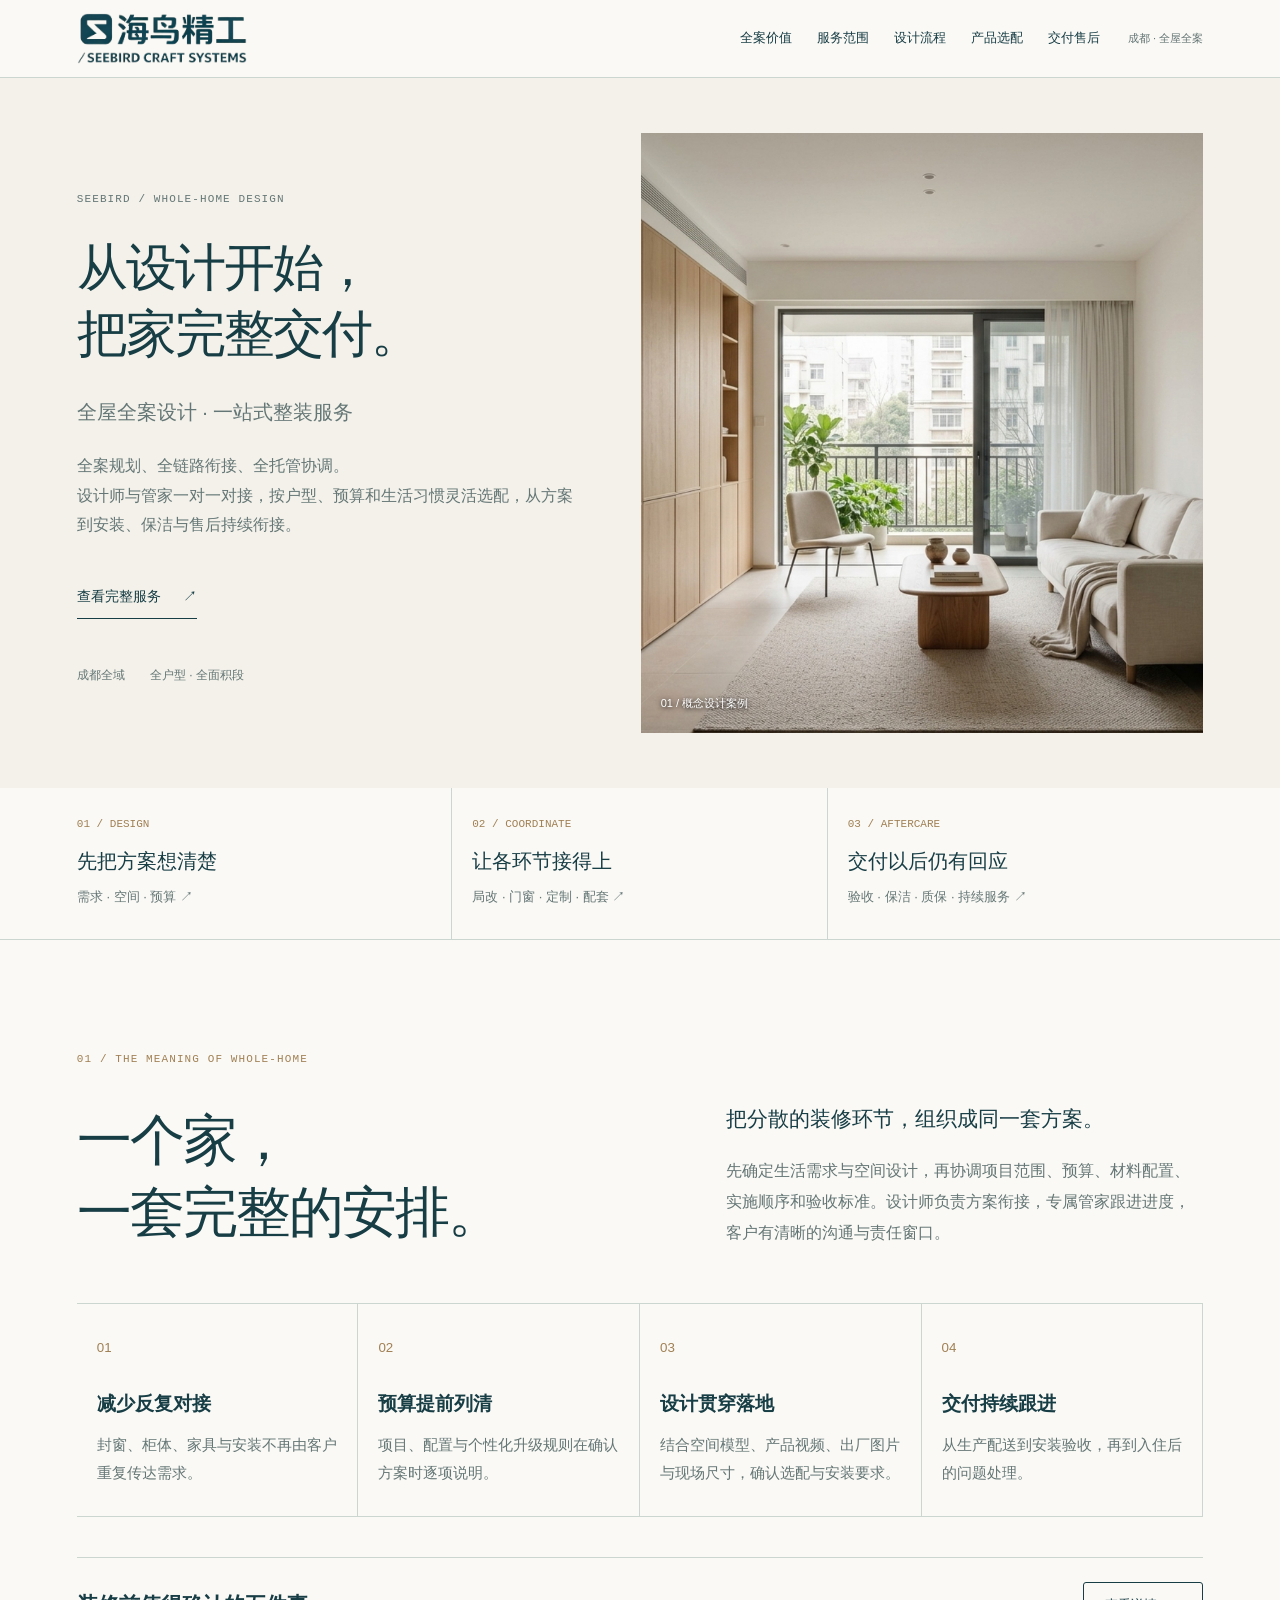
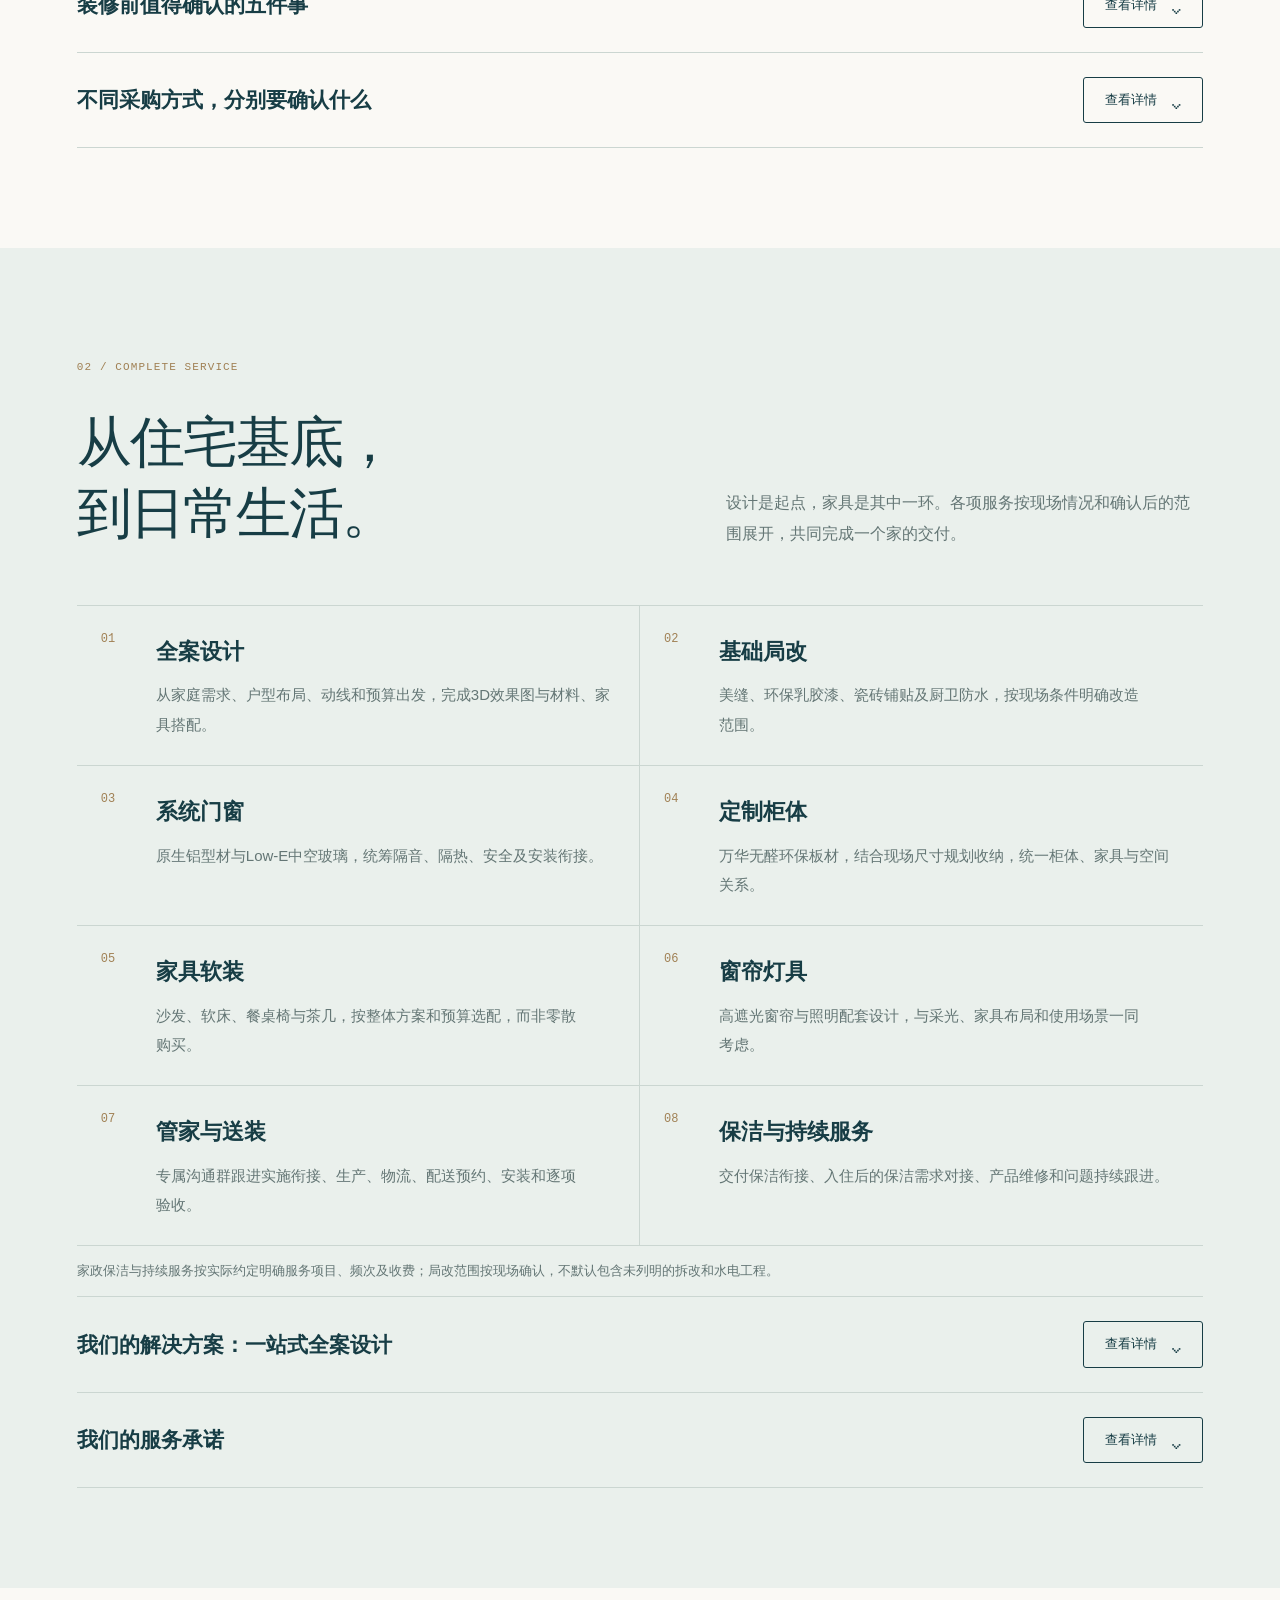
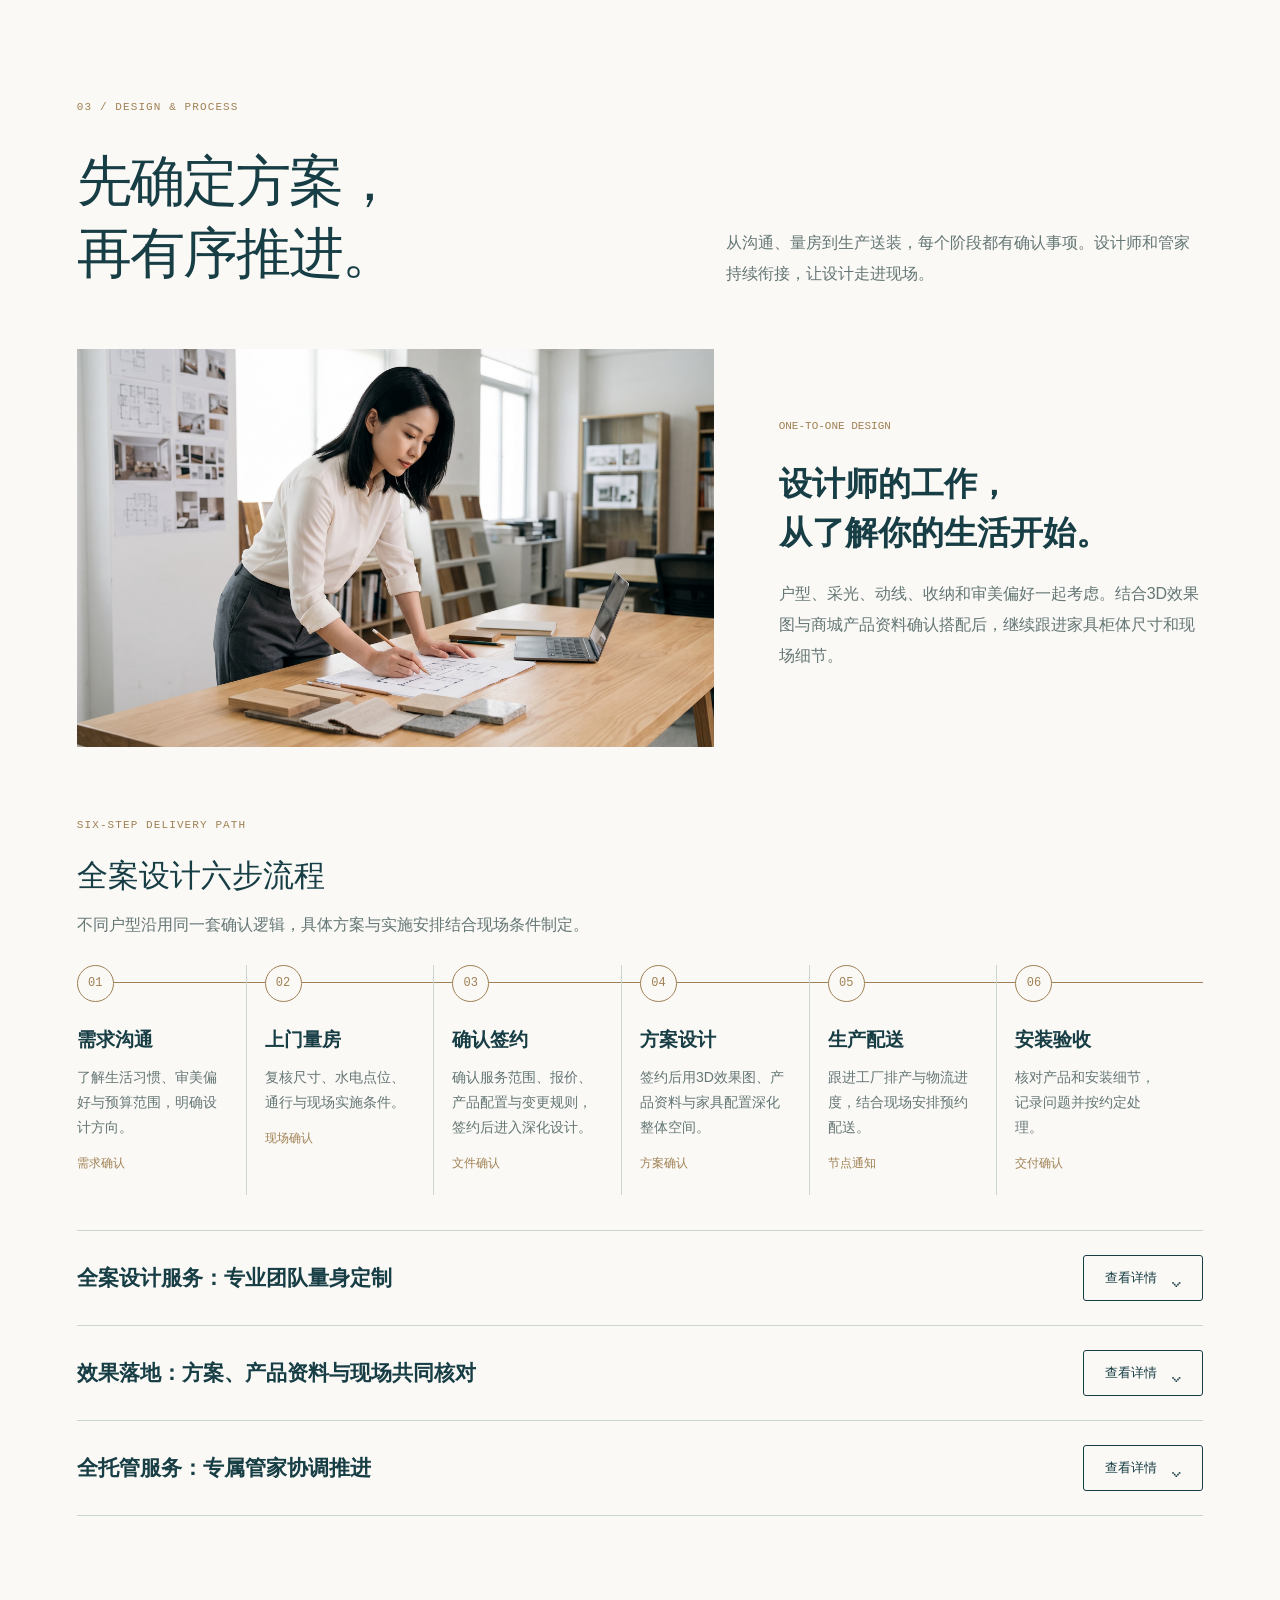
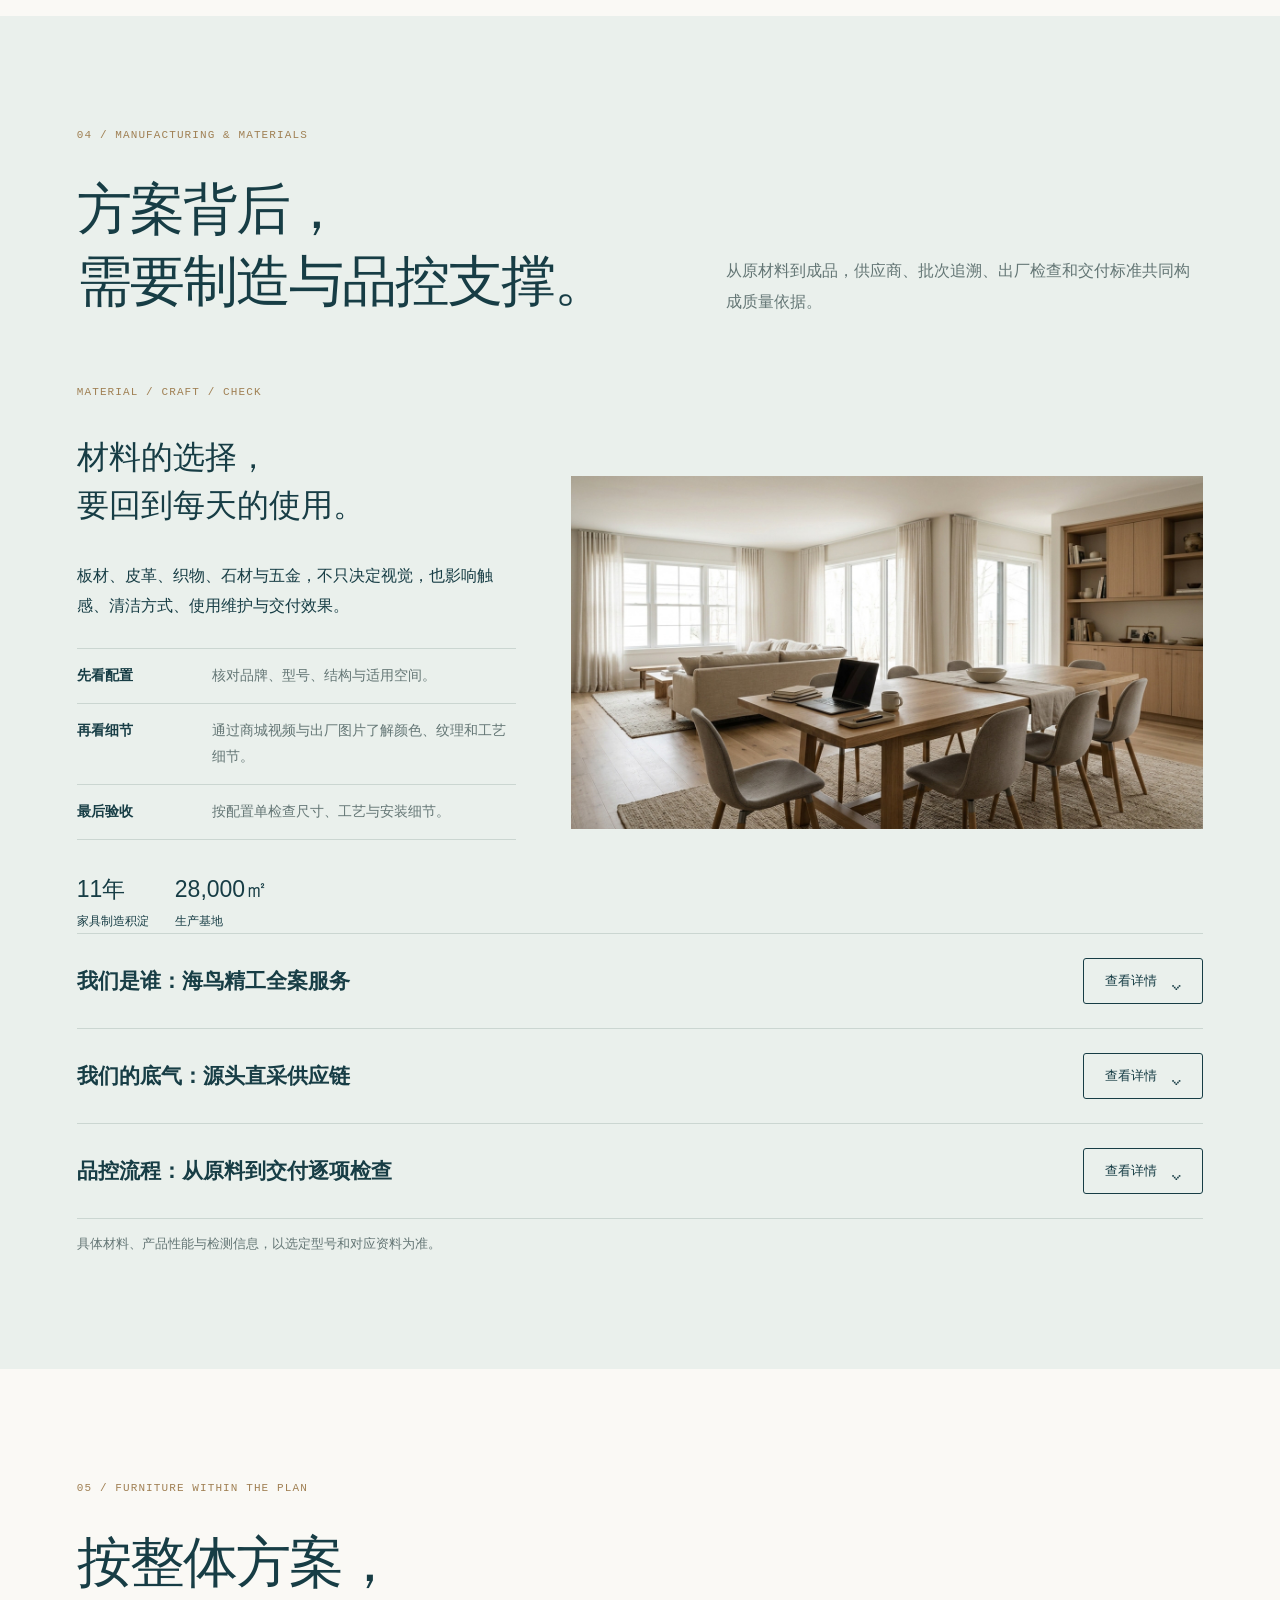
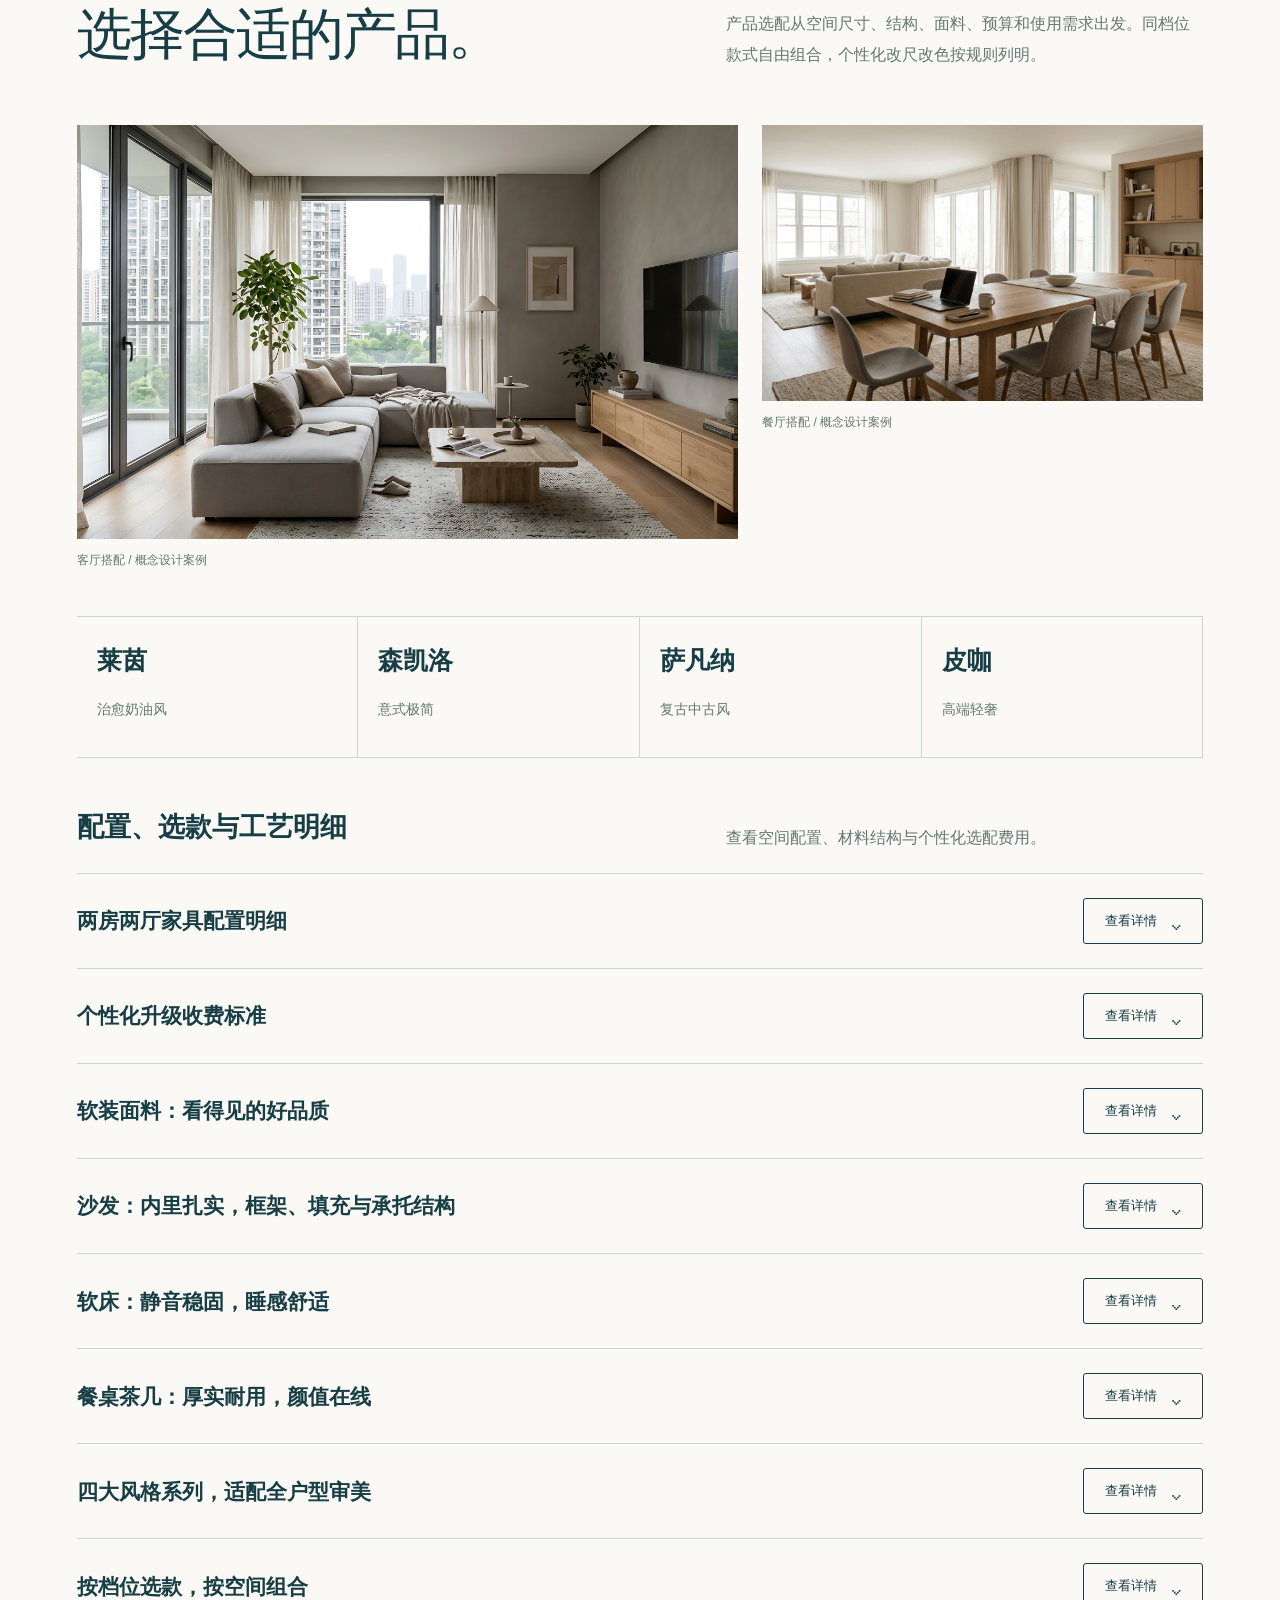
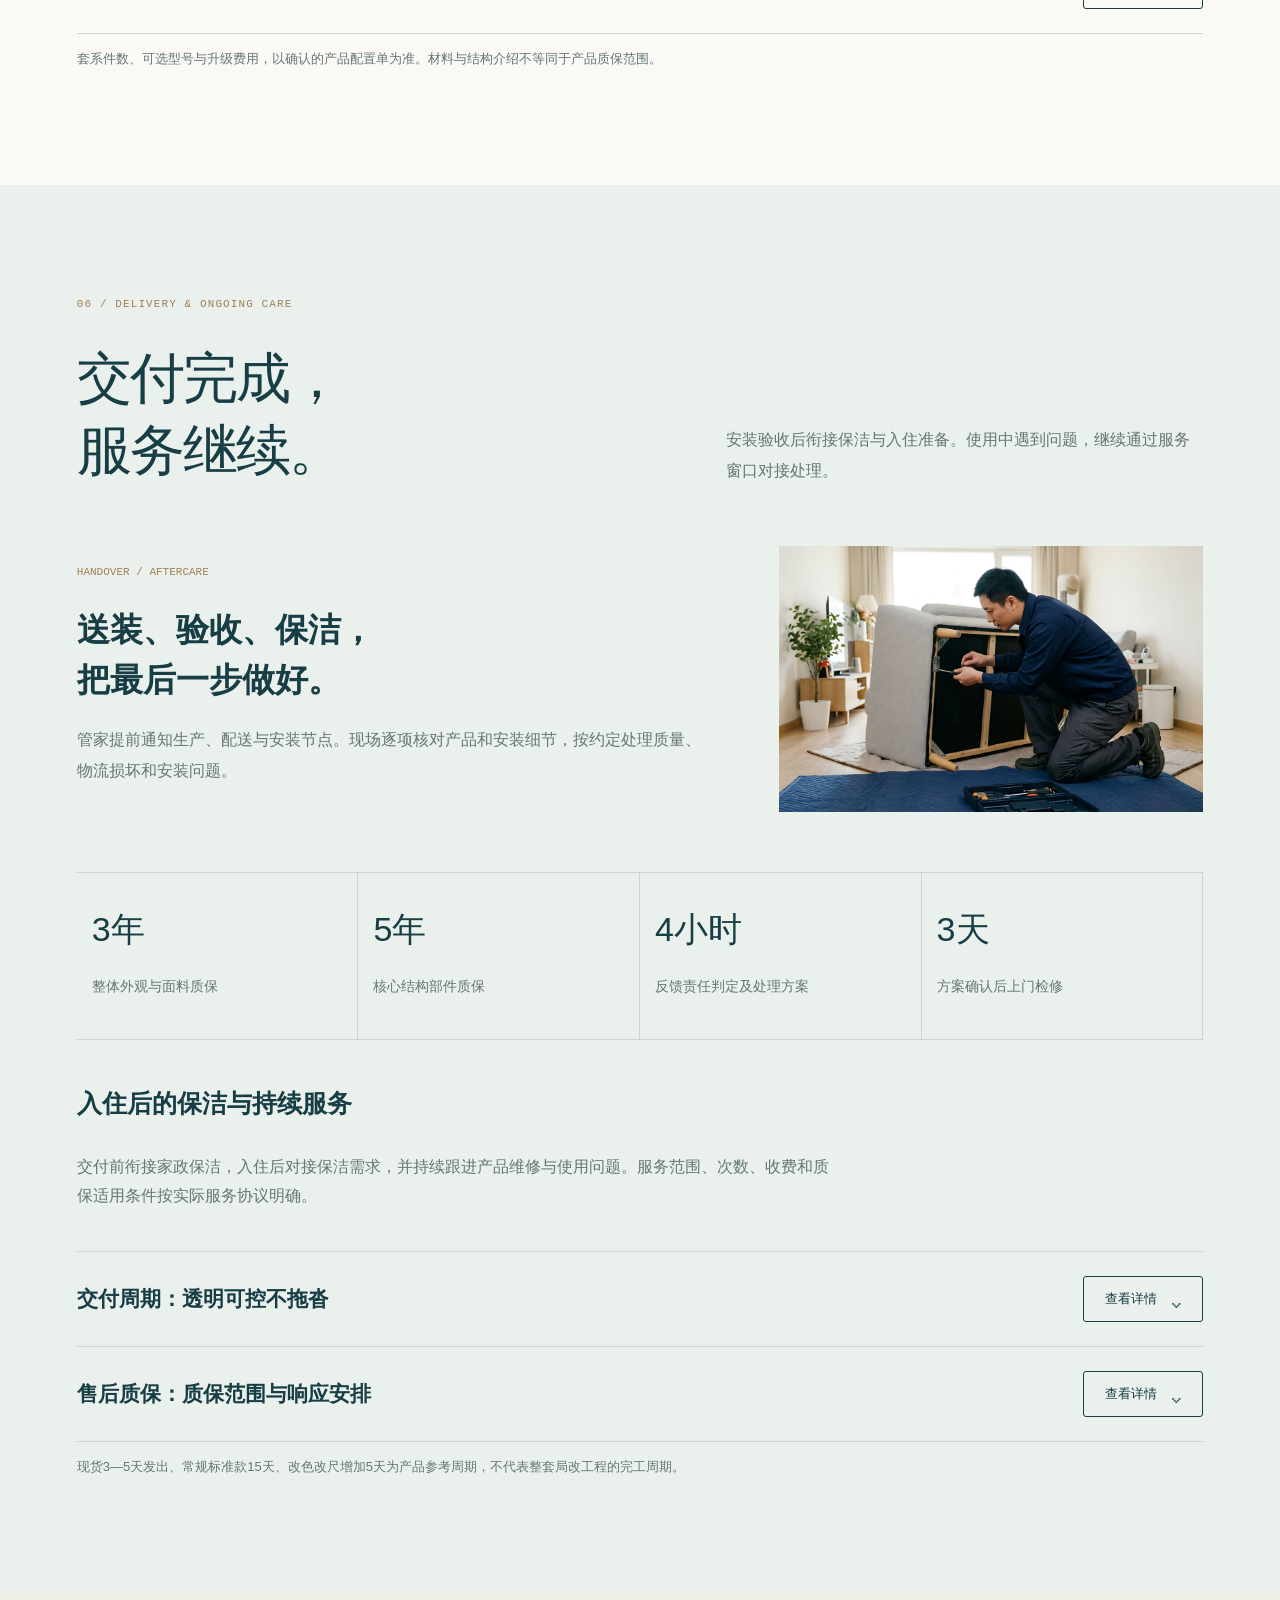
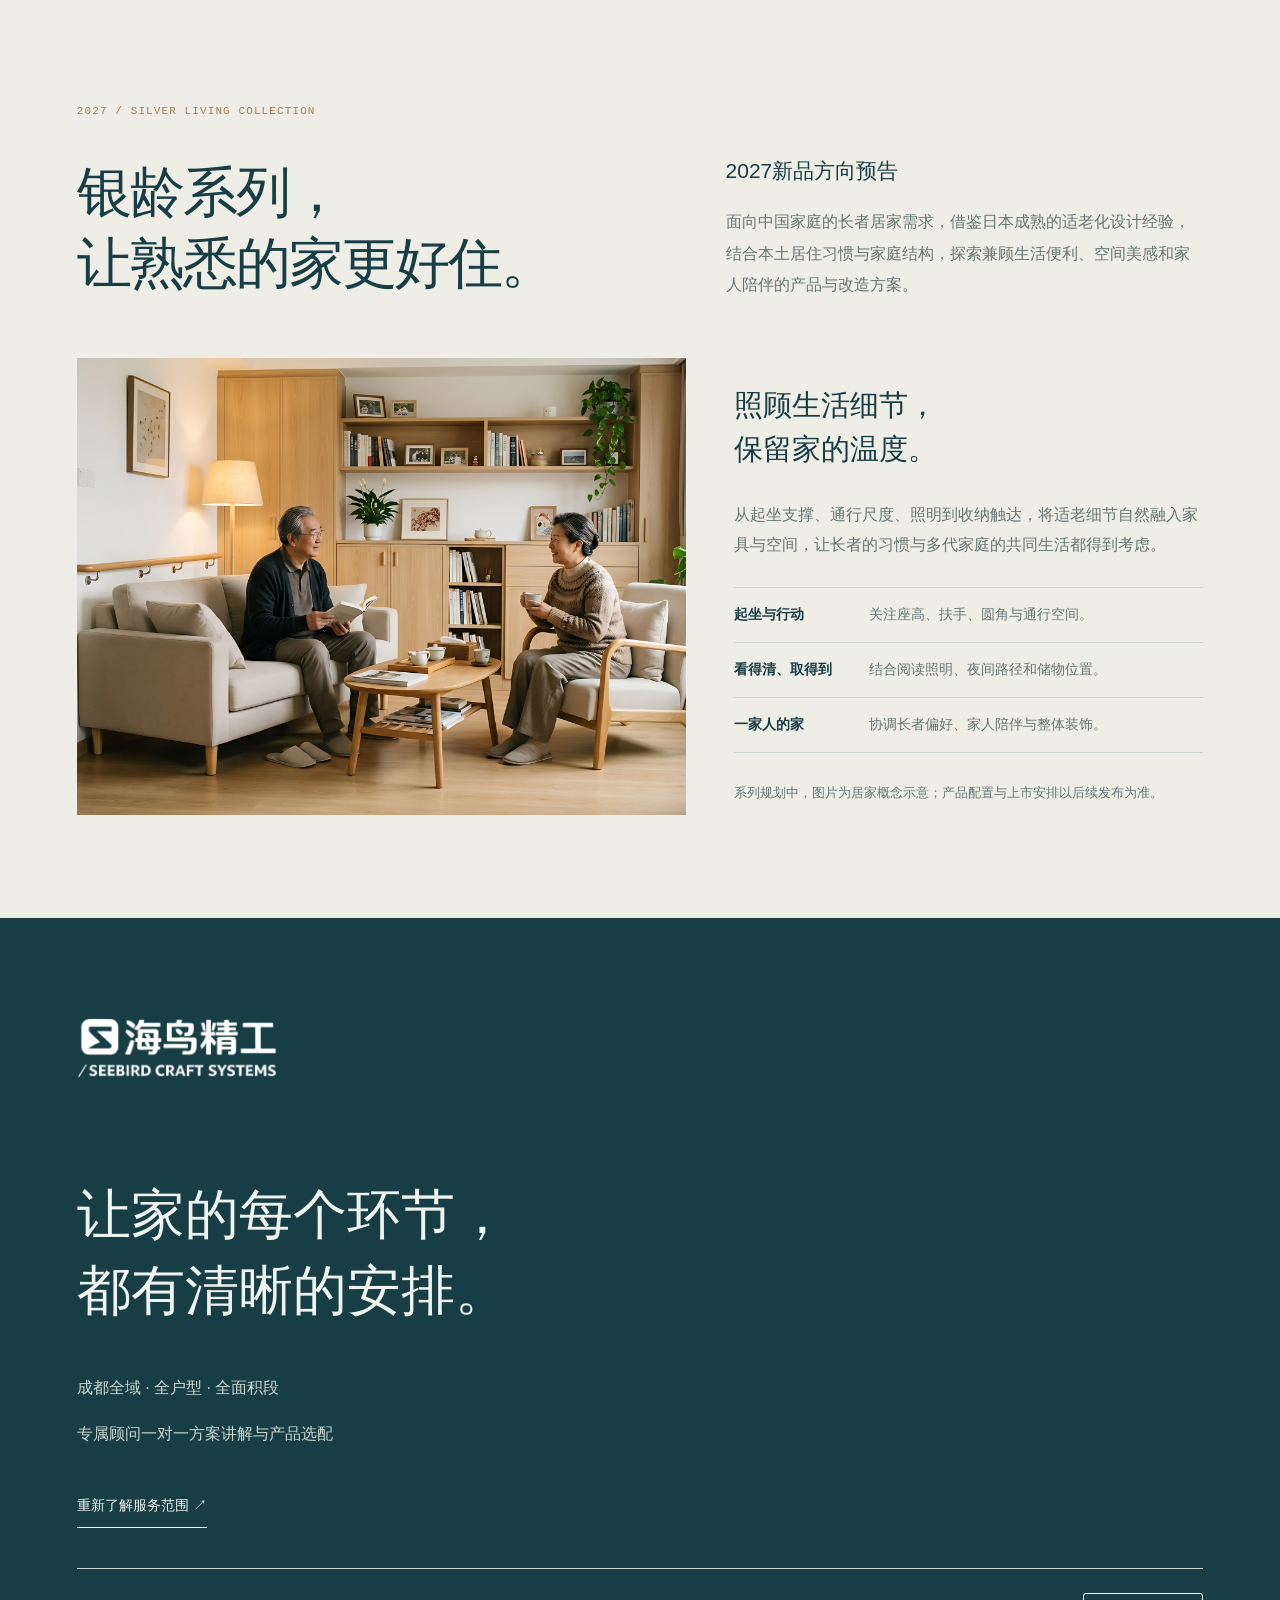
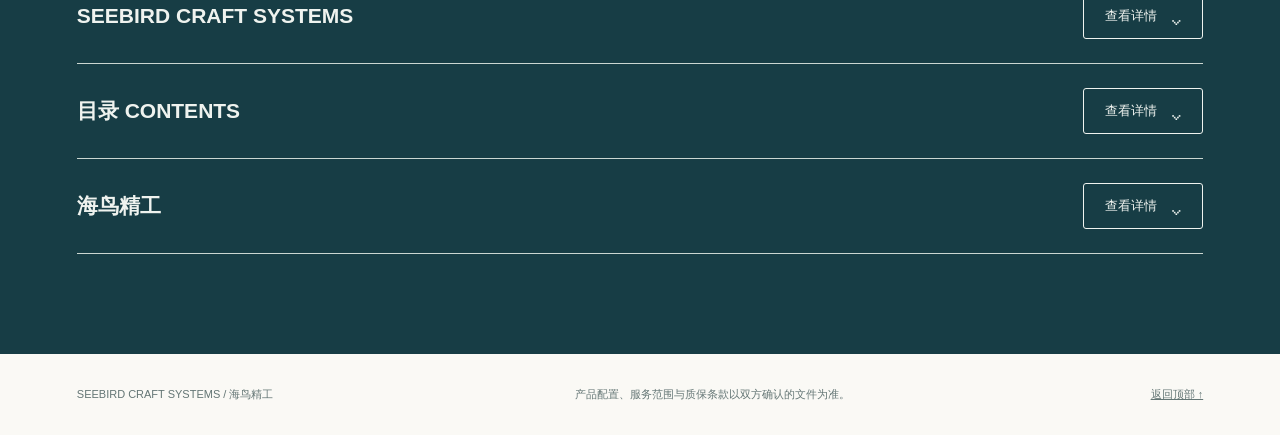
<file: mobile.html>
<!doctype html>
<html lang="zh-CN">
<head>
<meta charset="utf-8">
<meta name="viewport" content="width=device-width,initial-scale=1,viewport-fit=cover">
<meta name="description" content="海鸟精工一站式全案服务：设计、局改、门窗、定制、软装、窗帘灯具、安装保洁与持续服务。">
<title>海鸟精工｜一站式全案设计</title>
<link rel="stylesheet" href="site.css">
</head>
<body class="mobile">
<div class="progress">
<i>
</i>
</div>
<header>
<a class="logo" href="#top">
<img src="assets/new/logo.png" alt="海鸟精工 SEEBIRD CRAFT SYSTEMS">
</a>
<nav aria-label="章节导航">
<a href="#whole">全案价值</a>
<a href="#scope">服务范围</a>
<a href="#design">设计流程</a>
<a href="#products">产品选配</a>
<a href="#care">交付售后</a>
</nav>
<span class="header-label">成都 · 全屋全案</span>
</header>
<main id="top">
<section class="hero">
<div class="hero-copy">
<p class="eyebrow">SEEBIRD / WHOLE-HOME DESIGN</p>
<h1>从设计开始，<br>把家完整交付。</h1>
<p class="subtitle">全屋全案设计 · 一站式整装服务</p>
<p>全案规划、全链路衔接、全托管协调。<br>设计师与管家一对一对接，按户型、预算和生活习惯灵活选配，从方案到安装、保洁与售后持续衔接。</p>
<a class="link" href="#scope">查看完整服务 <span>↗</span>
</a>
<div class="hero-index">
<span>成都全域</span>
<span>全户型 · 全面积段</span>
</div>
</div>
<div class="hero-image">
<button class="photo" data-src="assets/new/hero.jpg">
<img loading="lazy" src="assets/new/hero.jpg" alt="概念设计案例：自然明亮的住宅客厅">
</button>
<span class="image-note">01 / 概念设计案例</span>
</div>
</section>
<div class="quick">
<a href="#design">
<small>01 / DESIGN</small>
<strong>先把方案想清楚</strong>
<span>需求 · 空间 · 预算 ↗</span>
</a>
<a href="#scope">
<small>02 / COORDINATE</small>
<strong>让各环节接得上</strong>
<span>局改 · 门窗 · 定制 · 配套 ↗</span>
</a>
<a href="#care">
<small>03 / AFTERCARE</small>
<strong>交付以后仍有回应</strong>
<span>验收 · 保洁 · 质保 · 持续服务 ↗</span>
</a>
</div>
<section id="whole" class="section">
<p class="eyebrow">01 / THE MEANING OF WHOLE-HOME</p>
<div class="heading">
<h2>一个家，<br>一套完整的安排。</h2>
<div>
<p class="lead">把分散的装修环节，组织成同一套方案。</p>
<p>先确定生活需求与空间设计，再协调项目范围、预算、材料配置、实施顺序和验收标准。设计师负责方案衔接，专属管家跟进进度，客户有清晰的沟通与责任窗口。</p>
</div>
</div>
<div class="reasons">
<article>
<small>01</small>
<h3>减少反复对接</h3>
<p>封窗、柜体、家具与安装不再由客户重复传达需求。</p>
</article>
<article>
<small>02</small>
<h3>预算提前列清</h3>
<p>项目、配置与个性化升级规则在确认方案时逐项说明。</p>
</article>
<article>
<small>03</small>
<h3>设计贯穿落地</h3>
<p>结合空间模型、产品视频、出厂图片与现场尺寸，确认选配与安装要求。</p>
</article>
<article>
<small>04</small>
<h3>交付持续跟进</h3>
<p>从生产配送到安装验收，再到入住后的问题处理。</p>
</article>
</div>
<div class="reading-details">
<details data-page="3">
<summary>
<span class="detail-title">装修前值得确认的五件事</span>
<span class="detail-action">
<span class="action-label">查看详情</span>
<span class="action-icon" aria-hidden="true">⌄</span>
</span>
</summary>
<div class="detail-body">
<div class="detail-grid" data-count="6">
<article class="detail-card">
<div class="detail-card-head">
<span class="detail-icon">
<svg viewBox="0 0 24 24" fill="none" stroke="currentColor" stroke-width="1.5" stroke-linecap="round" stroke-linejoin="round" aria-hidden="true">
<path d="M5 3h14v18H5zM8 9l2 2 5-5M8 15h8M8 18h6"/>
</svg>
</span>
<h4>装修前，先把沟通、预算、选材和交付责任明确下来。</h4>
</div>
<div class="detail-card-copy">
</div>
</article>
<article class="detail-card">
<div class="detail-card-head">
<span class="detail-icon">
<svg viewBox="0 0 24 24" fill="none" stroke="currentColor" stroke-width="1.5" stroke-linecap="round" stroke-linejoin="round" aria-hidden="true">
<path d="M4 7h16v14H4zM8 7V3h8v4M8 12h8M8 16h5"/>
</svg>
</span>
<h4>对接与分工</h4>
</div>
<div class="detail-card-copy">
<p>封窗、定制和家具涉及不同工序。统一沟通窗口，有助于减少重复确认，让尺寸、工期和责任分工接得上。</p>
</div>
</article>
<article class="detail-card">
<div class="detail-card-head">
<span class="detail-icon">
<svg viewBox="0 0 24 24" fill="none" stroke="currentColor" stroke-width="1.5" stroke-linecap="round" stroke-linejoin="round" aria-hidden="true">
<path d="M4 7h16v14H4zM8 7V3h8v4M8 12h8M8 16h5"/>
</svg>
</span>
<h4>预算与变更</h4>
</div>
<div class="detail-card-copy">
<p>先核对报价包含的项目、材料和数量。改尺、改色、追加项目等变更，应在执行前说明费用并取得确认。</p>
</div>
</article>
<article class="detail-card">
<div class="detail-card-head">
<span class="detail-icon">
<svg viewBox="0 0 24 24" fill="none" stroke="currentColor" stroke-width="1.5" stroke-linecap="round" stroke-linejoin="round" aria-hidden="true">
<path d="M4 20h16M5 16l1-5L16 1l5 5-10 10-6 1M14 3l5 5"/>
</svg>
</span>
<h4>设计服务范围</h4>
</div>
<div class="detail-card-copy">
<p>确认设计服务的工作内容、交付成果、调整方式和费用，让设计投入对应到实际需求。</p>
</div>
</article>
<article class="detail-card">
<div class="detail-card-head">
<span class="detail-icon">
<svg viewBox="0 0 24 24" fill="none" stroke="currentColor" stroke-width="1.5" stroke-linecap="round" stroke-linejoin="round" aria-hidden="true">
<path d="M5 3h14v18H5zM8 9l2 2 5-5M8 15h8M8 18h6"/>
</svg>
</span>
<h4>选材与验收</h4>
</div>
<div class="detail-card-copy">
<p>选材时核对品牌、型号与规格资料，施工和安装时明确检查项目；交付时留存验收记录和售后联系方式。</p>
</div>
</article>
<article class="detail-card">
<div class="detail-card-head">
<span class="detail-icon">
<svg viewBox="0 0 24 24" fill="none" stroke="currentColor" stroke-width="1.5" stroke-linecap="round" stroke-linejoin="round" aria-hidden="true">
<path d="M4 20h16M5 16l1-5L16 1l5 5-10 10-6 1M14 3l5 5"/>
</svg>
</span>
<h4>设计与产品配置核对</h4>
</div>
<div class="detail-card-copy">
<p>效果图用于讨论布局与搭配，专属产品商城提供视频、出厂图片与规格资料。结合现场尺寸复核，将选定型号、颜色和尺寸写入配置清单。</p>
</div>
</article>
</div>
</div>
</details>
<details data-page="23">
<summary>
<span class="detail-title">不同采购方式，分别要确认什么</span>
<span class="detail-action">
<span class="action-label">查看详情</span>
<span class="action-icon" aria-hidden="true">⌄</span>
</span>
</summary>
<div class="detail-body">
<div class="detail-grid" data-count="3">
<article class="detail-card">
<div class="detail-card-head">
<span class="detail-icon">
<svg viewBox="0 0 24 24" fill="none" stroke="currentColor" stroke-width="1.5" stroke-linecap="round" stroke-linejoin="round" aria-hidden="true">
<path d="M4 7h16v14H4zM8 7V3h8v4M8 12h8M8 16h5"/>
</svg>
</span>
<h4>自己零散采购</h4>
</div>
<div class="detail-card-copy">
<p>自行采购时，需要汇总材料、人工、运输与安装费用，并预留变更空间。</p>
<p>由客户分别安排供应商时，需要协调到货顺序、现场条件和施工进度。</p>
<p>签约时分别记录各供应商的质保范围、责任边界和服务联系方式。</p>
</div>
</article>
<article class="detail-card">
<div class="detail-card-head">
<span class="detail-icon">
<svg viewBox="0 0 24 24" fill="none" stroke="currentColor" stroke-width="1.5" stroke-linecap="round" stroke-linejoin="round" aria-hidden="true">
<path d="M4 7h16v14H4zM8 7V3h8v4M8 12h8M8 16h5"/>
</svg>
</span>
<h4>委托装修服务</h4>
</div>
<div class="detail-card-copy">
<p>委托服务时，先核对设计、施工、主材与软装是否包含在报价内，再了解增减项的确认方式。</p>
<p>施工与材料标准、项目分工及履约安排，应在签约前逐项核对。</p>
<p>了解设计方案、产品配置与现场施工之间如何衔接，以及出现差异后的处理流程。</p>
</div>
</article>
<article class="detail-card">
<div class="detail-card-head">
<span class="detail-icon">
<svg viewBox="0 0 24 24" fill="none" stroke="currentColor" stroke-width="1.5" stroke-linecap="round" stroke-linejoin="round" aria-hidden="true">
<path d="M4 20h16M5 16l1-5L16 1l5 5-10 10-6 1M14 3l5 5"/>
</svg>
</span>
<h4>海鸟精工 · 全案设计</h4>
</div>
<div class="detail-card-copy">
<p>海鸟精工按确认方案列明项目、产品配置和变更规则，便于客户逐项核对预算。</p>
<p>设计师衔接空间方案与选配，专属管家协调施工、生产和送装节点，减少客户在不同环节之间反复沟通。</p>
<p>通过材料确认、出厂检查和安装验收落实交付要求。产品外观与面料、核心结构分别说明质保范围，售后有明确的对接窗口。</p>
</div>
</article>
</div>
</div>
</details>
</div>
</section>
<section id="scope" class="section soft">
<p class="eyebrow">02 / COMPLETE SERVICE</p>
<div class="heading">
<h2>从住宅基底，<br>到日常生活。</h2>
<p>设计是起点，家具是其中一环。各项服务按现场情况和确认后的范围展开，共同完成一个家的交付。</p>
</div>
<div class="services">
<article>
<span>01</span>
<div>
<h3>全案设计</h3>
<p>从家庭需求、户型布局、动线和预算出发，完成3D效果图与材料、家具搭配。</p>
</div>
</article>
<article>
<span>02</span>
<div>
<h3>基础局改</h3>
<p>美缝、环保乳胶漆、瓷砖铺贴及厨卫防水，按现场条件明确改造范围。</p>
</div>
</article>
<article>
<span>03</span>
<div>
<h3>系统门窗</h3>
<p>原生铝型材与Low-E中空玻璃，统筹隔音、隔热、安全及安装衔接。</p>
</div>
</article>
<article>
<span>04</span>
<div>
<h3>定制柜体</h3>
<p>万华无醛环保板材，结合现场尺寸规划收纳，统一柜体、家具与空间关系。</p>
</div>
</article>
<article>
<span>05</span>
<div>
<h3>家具软装</h3>
<p>沙发、软床、餐桌椅与茶几，按整体方案和预算选配，而非零散购买。</p>
</div>
</article>
<article>
<span>06</span>
<div>
<h3>窗帘灯具</h3>
<p>高遮光窗帘与照明配套设计，与采光、家具布局和使用场景一同考虑。</p>
</div>
</article>
<article>
<span>07</span>
<div>
<h3>管家与送装</h3>
<p>专属沟通群跟进实施衔接、生产、物流、配送预约、安装和逐项验收。</p>
</div>
</article>
<article>
<span>08</span>
<div>
<h3>保洁与持续服务</h3>
<p>交付保洁衔接、入住后的保洁需求对接、产品维修和问题持续跟进。</p>
</div>
</article>
</div>
<p class="fine">家政保洁与持续服务按实际约定明确服务项目、频次及收费；局改范围按现场确认，不默认包含未列明的拆改和水电工程。</p>
<details data-page="5">
<summary>
<span class="detail-title">我们的解决方案：一站式全案设计</span>
<span class="detail-action">
<span class="action-label">查看详情</span>
<span class="action-icon" aria-hidden="true">⌄</span>
</span>
</summary>
<div class="detail-body">
<p>把设计、局改、门窗、柜体与家具配套放在同一套计划中，先确认范围与预算，再按节点推进。</p>
<div class="detail-grid" data-count="6">
<article class="detail-card">
<div class="detail-card-head">
<span class="detail-icon">
<svg viewBox="0 0 24 24" fill="none" stroke="currentColor" stroke-width="1.5" stroke-linecap="round" stroke-linejoin="round" aria-hidden="true">
<path d="M4 7h16v14H4zM8 7V3h8v4M8 12h8M8 16h5"/>
</svg>
</span>
<h4>基础局改 · 焕新基底</h4>
</div>
<div class="detail-card-copy">
<p>涵盖美缝、环保乳胶漆、瓷砖铺贴及厨卫防水工程，从源头筑牢家装品质基础。</p>
</div>
</article>
<article class="detail-card">
<div class="detail-card-head">
<span class="detail-icon">
<svg viewBox="0 0 24 24" fill="none" stroke="currentColor" stroke-width="1.5" stroke-linecap="round" stroke-linejoin="round" aria-hidden="true">
<path d="M4 7h16v14H4zM8 7V3h8v4M8 12h8M8 16h5"/>
</svg>
</span>
<h4>系统门窗 · 静谧安全</h4>
</div>
<div class="detail-card-copy">
<p>甄选原生铝型材搭配加厚Low-E中空玻璃，隔音隔热、防风抗压，兼顾节能与安全。</p>
</div>
</article>
<article class="detail-card">
<div class="detail-card-head">
<span class="detail-icon">
<svg viewBox="0 0 24 24" fill="none" stroke="currentColor" stroke-width="1.5" stroke-linecap="round" stroke-linejoin="round" aria-hidden="true">
<path d="M2 11L12 2l10 9M5 9v12h14V9M9 21v-7h6v7"/>
</svg>
</span>
<h4>定制柜体 · 环保收纳</h4>
</div>
<div class="detail-card-copy">
<p>采用万华无醛环保板材，依据户型量身定制，合理规划空间，收纳与美观兼得。</p>
</div>
</article>
<article class="detail-card">
<div class="detail-card-head">
<span class="detail-icon">
<svg viewBox="0 0 24 24" fill="none" stroke="currentColor" stroke-width="1.5" stroke-linecap="round" stroke-linejoin="round" aria-hidden="true">
<path d="M4 7h16v14H4zM8 7V3h8v4M8 12h8M8 16h5"/>
</svg>
</span>
<h4>软装家具 · 全屋配齐</h4>
</div>
<div class="detail-card-copy">
<p>沙发、软床、餐桌椅等核心家具一站式配齐，结合尺寸、预算和风格选配。</p>
</div>
</article>
<article class="detail-card">
<div class="detail-card-head">
<span class="detail-icon">
<svg viewBox="0 0 24 24" fill="none" stroke="currentColor" stroke-width="1.5" stroke-linecap="round" stroke-linejoin="round" aria-hidden="true">
<path d="M4 7h16v14H4zM8 7V3h8v4M8 12h8M8 16h5"/>
</svg>
</span>
<h4>窗帘灯具 · 细节点睛</h4>
</div>
<div class="detail-card-copy">
<p>结合采光、遮光和夜间使用需求，安排窗帘与灯具配套，使光线与空间布局相互配合。</p>
</div>
</article>
<article class="detail-card">
<div class="detail-card-head">
<span class="detail-icon">
<svg viewBox="0 0 24 24" fill="none" stroke="currentColor" stroke-width="1.5" stroke-linecap="round" stroke-linejoin="round" aria-hidden="true">
<path d="M4 7h16v14H4zM8 7V3h8v4M8 12h8M8 16h5"/>
</svg>
</span>
<h4>专属管家 · 全程协调</h4>
</div>
<div class="detail-card-copy">
<p>签约后由专属管家跟进量房、排产、配送与验收，涉及方案、费用和材料变更时与客户确认。</p>
<p>服务按确认的范围组织实施。需要设计与现场共同配合的事项，由设计师和管家衔接。</p>
</div>
</article>
</div>
</div>
</details>
<details data-page="8">
<summary>
<span class="detail-title">我们的服务承诺</span>
<span class="detail-action">
<span class="action-label">查看详情</span>
<span class="action-icon" aria-hidden="true">⌄</span>
</span>
</summary>
<div class="detail-body">
<div class="detail-grid" data-count="5">
<article class="detail-card">
<div class="detail-card-head">
<span class="detail-icon">
<svg viewBox="0 0 24 24" fill="none" stroke="currentColor" stroke-width="1.5" stroke-linecap="round" stroke-linejoin="round" aria-hidden="true">
<path d="M5 3h14v18H5zM8 9l2 2 5-5M8 15h8M8 18h6"/>
</svg>
</span>
<h4>报价、沟通、选配与质保，签约前逐项说明</h4>
</div>
<div class="detail-card-copy">
</div>
</article>
<article class="detail-card">
<div class="detail-card-head">
<span class="detail-icon">
<svg viewBox="0 0 24 24" fill="none" stroke="currentColor" stroke-width="1.5" stroke-linecap="round" stroke-linejoin="round" aria-hidden="true">
<path d="M4 7h16v14H4zM8 7V3h8v4M8 12h8M8 16h5"/>
</svg>
</span>
<h4>项目明细与报价</h4>
</div>
<div class="detail-card-copy">
<p>方案确认后列明报价、产品配置和服务范围。客户提出调整时，先确认费用与工期变化，再安排执行。</p>
</div>
</article>
<article class="detail-card">
<div class="detail-card-head">
<span class="detail-icon">
<svg viewBox="0 0 24 24" fill="none" stroke="currentColor" stroke-width="1.5" stroke-linecap="round" stroke-linejoin="round" aria-hidden="true">
<path d="M4 7h16v14H4zM8 7V3h8v4M8 12h8M8 16h5"/>
</svg>
</span>
<h4>专属管家一对一</h4>
</div>
<div class="detail-card-copy">
<p>签约后建立服务沟通群，由专属管家对接需求与进度，协调量房、生产、配送和验收。</p>
</div>
</article>
<article class="detail-card">
<div class="detail-card-head">
<span class="detail-icon">
<svg viewBox="0 0 24 24" fill="none" stroke="currentColor" stroke-width="1.5" stroke-linecap="round" stroke-linejoin="round" aria-hidden="true">
<path d="M4 20h16M5 16l1-5L16 1l5 5-10 10-6 1M14 3l5 5"/>
</svg>
</span>
<h4>款式自由任选</h4>
</div>
<div class="detail-card-copy">
<p>按选定档位的产品清单选款，支持颜色与尺寸调整。涉及升级或定制的费用，在配置单中单独列明。</p>
</div>
</article>
<article class="detail-card">
<div class="detail-card-head">
<span class="detail-icon">
<svg viewBox="0 0 24 24" fill="none" stroke="currentColor" stroke-width="1.5" stroke-linecap="round" stroke-linejoin="round" aria-hidden="true">
<path d="M5 3h14v18H5zM8 9l2 2 5-5M8 15h8M8 18h6"/>
</svg>
</span>
<h4>产品质保与服务响应</h4>
</div>
<div class="detail-card-copy">
<p>产品外观与面料提供<strong>3年</strong>质保，核心结构部件提供<strong>5年</strong>质保。问题反馈与上门检修按售后流程安排，适用条件在服务协议中明确。</p>
</div>
</article>
</div>
</div>
</details>
</section>
<section id="design" class="section">
<p class="eyebrow">03 / DESIGN & PROCESS</p>
<div class="heading">
<h2>先确定方案，<br>再有序推进。</h2>
<p>从沟通、量房到生产送装，每个阶段都有确认事项。设计师和管家持续衔接，让设计走进现场。</p>
</div>
<div class="feature">
<button class="photo" data-src="assets/new/designer.png">
<img loading="lazy" src="assets/new/designer.png" alt="设计沟通场景示意">
</button>
<div>
<small>ONE-TO-ONE DESIGN</small>
<h3>设计师的工作，<br>从了解你的生活开始。</h3>
<p>户型、采光、动线、收纳和审美偏好一起考虑。结合3D效果图与商城产品资料确认搭配后，继续跟进家具柜体尺寸和现场细节。</p>

</div>
</div>
<div class="process-head">
<p class="eyebrow">SIX-STEP DELIVERY PATH</p>
<h3>全案设计六步流程</h3>
<p>不同户型沿用同一套确认逻辑，具体方案与实施安排结合现场条件制定。</p>
</div>
<ol class="steps process-axis">
<li>
<h3>需求沟通</h3>
<p>了解生活习惯、审美偏好与预算范围，明确设计方向。</p>
<small>需求确认</small>
</li>
<li>
<h3>上门量房</h3>
<p>复核尺寸、水电点位、通行与现场实施条件。</p>
<small>现场确认</small>
</li>
<li>
<h3>确认签约</h3>
<p>确认服务范围、报价、产品配置与变更规则，签约后进入深化设计。</p>
<small>文件确认</small>
</li>
<li>
<h3>方案设计</h3>
<p>签约后用3D效果图、产品资料与家具配置深化整体空间。</p>
<small>方案确认</small>
</li>
<li>
<h3>生产配送</h3>
<p>跟进工厂排产与物流进度，结合现场安排预约配送。</p>
<small>节点通知</small>
</li>
<li>
<h3>安装验收</h3>
<p>核对产品和安装细节，记录问题并按约定处理。</p>
<small>交付确认</small>
</li>
</ol>

<details data-page="17">
<summary>
<span class="detail-title">全案设计服务：专业团队量身定制</span>
<span class="detail-action">
<span class="action-label">查看详情</span>
<span class="action-icon" aria-hidden="true">⌄</span>
</span>
</summary>
<div class="detail-body">
<p>设计师从生活方式与审美偏好出发，衔接空间布局、收纳与软装搭配，形成可讨论、可确认的整体方案。</p>
<div class="detail-grid" data-count="1">
<article class="detail-card">
<div class="detail-card-head">
<span class="detail-icon">
<svg viewBox="0 0 24 24" fill="none" stroke="currentColor" stroke-width="1.5" stroke-linecap="round" stroke-linejoin="round" aria-hidden="true">
<path d="M4 20h16M5 16l1-5L16 1l5 5-10 10-6 1M14 3l5 5"/>
</svg>
</span>
<h4>专属设计团队</h4>
</div>
<div class="detail-card-copy">
<p>设计团队结合户型结构、采光通风、空间动线与收纳需求展开设计，依据量房结果调整布局。</p>
<p class="detail-support">1v1全程跟踪</p>
<p>由对接设计师持续跟进需求、方案和现场核对，保留已确认的布局、材料与搭配记录，减少反复转述。</p>
<p class="detail-support">3D效果图预览</p>
<p>专业3D建模渲染，开工前即可看到未来家的完整效果。支持方案反复调整优化，确认空间布局、材料与搭配后，再推进实施。</p>
</div>
</article>
</div>
</div>
</details>
<details data-page="18">
<summary>
<span class="detail-title">效果落地：方案、产品资料与现场共同核对</span>
<span class="detail-action">
<span class="action-label">查看详情</span>
<span class="action-icon" aria-hidden="true">⌄</span>
</span>
</summary>
<div class="detail-body">
<div class="detail-grid" data-count="5">
<article class="detail-card">
<div class="detail-card-head">
<span class="detail-icon">
<svg viewBox="0 0 24 24" fill="none" stroke="currentColor" stroke-width="1.5" stroke-linecap="round" stroke-linejoin="round" aria-hidden="true">
<path d="M4 20h16M5 16l1-5L16 1l5 5-10 10-6 1M14 3l5 5"/>
</svg>
</span>
<h4>模型与尺寸复核</h4>
</div>
<div class="detail-card-copy">
<p>以家具和柜体的实际规格建立模型，结合现场尺寸检查摆放、通行与使用空间。下单前再次确认关键尺寸。</p>
</div>
</article>
<article class="detail-card">
<div class="detail-card-head">
<span class="detail-icon">
<svg viewBox="0 0 24 24" fill="none" stroke="currentColor" stroke-width="1.5" stroke-linecap="round" stroke-linejoin="round" aria-hidden="true">
<path d="M4 20h16M5 16l1-5L16 1l5 5-10 10-6 1M14 3l5 5"/>
</svg>
</span>
<h4>材质与颜色确认</h4>
</div>
<div class="detail-card-copy">
<p>效果图用于讨论整体关系，产品视频与出厂图片用于了解面料、颜色和细节。选定的材质与色号记录在配置清单中，交付时据此核对。</p>
</div>
</article>
<article class="detail-card">
<div class="detail-card-head">
<span class="detail-icon">
<svg viewBox="0 0 24 24" fill="none" stroke="currentColor" stroke-width="1.5" stroke-linecap="round" stroke-linejoin="round" aria-hidden="true">
<path d="M4 7h16v14H4zM8 7V3h8v4M8 12h8M8 16h5"/>
</svg>
</span>
<h4>产品资料核对</h4>
</div>
<div class="detail-card-copy">
<p>选款时结合专属产品商城中的视频、出厂图片和规格资料核对材质、工艺与尺寸，确认后写入配置单。</p>
</div>
</article>
<article class="detail-card">
<div class="detail-card-head">
<span class="detail-icon">
<svg viewBox="0 0 24 24" fill="none" stroke="currentColor" stroke-width="1.5" stroke-linecap="round" stroke-linejoin="round" aria-hidden="true">
<path d="M4 20h16M5 16l1-5L16 1l5 5-10 10-6 1M14 3l5 5"/>
</svg>
</span>
<h4>设计师全程跟进</h4>
</div>
<div class="detail-card-copy">
<p>设计师衔接方案与现场，重点核对家具尺寸、柜体位置、材料搭配和安装细节，发现差异及时沟通。</p>
</div>
</article>
<article class="detail-card">
<div class="detail-card-head">
<span class="detail-icon">
<svg viewBox="0 0 24 24" fill="none" stroke="currentColor" stroke-width="1.5" stroke-linecap="round" stroke-linejoin="round" aria-hidden="true">
<path d="M4 7h16v14H4zM8 7V3h8v4M8 12h8M8 16h5"/>
</svg>
</span>
<h4>我们的承诺</h4>
</div>
<div class="detail-card-copy">
<p>交付时按照确认的方案、型号、色号和配置核对。因我方原因造成的偏差，记录问题并按服务约定安排调整。</p>
</div>
</article>
</div>
</div>
</details>
<details data-page="19">
<summary>
<span class="detail-title">全托管服务：专属管家协调推进</span>
<span class="detail-action">
<span class="action-label">查看详情</span>
<span class="action-icon" aria-hidden="true">⌄</span>
</span>
</summary>
<div class="detail-body">
<div class="detail-grid" data-count="5">
<article class="detail-card">
<div class="detail-card-head">
<span class="detail-icon">
<svg viewBox="0 0 24 24" fill="none" stroke="currentColor" stroke-width="1.5" stroke-linecap="round" stroke-linejoin="round" aria-hidden="true">
<path d="M4 7h16v14H4zM8 7V3h8v4M8 12h8M8 16h5"/>
</svg>
</span>
<h4>签约启动</h4>
</div>
<div class="detail-card-copy">
<p>签署服务协议，即刻配备专属管家，建立一对一服务沟通群，全程对接您的需求与进度。</p>
</div>
</article>
<article class="detail-card">
<div class="detail-card-head">
<span class="detail-icon">
<svg viewBox="0 0 24 24" fill="none" stroke="currentColor" stroke-width="1.5" stroke-linecap="round" stroke-linejoin="round" aria-hidden="true">
<path d="M4 7h16v14H4zM8 7V3h8v4M8 12h8M8 16h5"/>
</svg>
</span>
<h4>现场复核</h4>
</div>
<div class="detail-card-copy">
<p>现场复核尺寸与水电点位，确认安装位置、通行条件和施工衔接要求。</p>
</div>
</article>
<article class="detail-card">
<div class="detail-card-head">
<span class="detail-icon">
<svg viewBox="0 0 24 24" fill="none" stroke="currentColor" stroke-width="1.5" stroke-linecap="round" stroke-linejoin="round" aria-hidden="true">
<path d="M4 7h16v14H4zM8 7V3h8v4M8 12h8M8 16h5"/>
</svg>
</span>
<h4>生产配送</h4>
</div>
<div class="detail-card-copy">
<p>跟进工厂生产与物流进度，结合现场准备情况预约配送；节点发生变化时及时与客户沟通。</p>
</div>
</article>
<article class="detail-card">
<div class="detail-card-head">
<span class="detail-icon">
<svg viewBox="0 0 24 24" fill="none" stroke="currentColor" stroke-width="1.5" stroke-linecap="round" stroke-linejoin="round" aria-hidden="true">
<path d="M5 3h14v18H5zM8 9l2 2 5-5M8 15h8M8 18h6"/>
</svg>
</span>
<h4>送装验收</h4>
</div>
<div class="detail-card-copy">
<p>自有专业团队上门安装，完工后逐项核对产品与安装细节，逐项验收后交付使用。</p>
</div>
</article>
<article class="detail-card">
<div class="detail-card-head">
<span class="detail-icon">
<svg viewBox="0 0 24 24" fill="none" stroke="currentColor" stroke-width="1.5" stroke-linecap="round" stroke-linejoin="round" aria-hidden="true">
<path d="M4 7h16v14H4zM8 7V3h8v4M8 12h8M8 16h5"/>
</svg>
</span>
<h4>专属管家 1对1全程跟踪</h4>
</div>
<div class="detail-card-copy">
<p>专属管家集中对接项目进度，提前说明需要客户确认的事项。方案、材料、费用和验收等重要节点共同确认。</p>
</div>
</article>
</div>
</div>
</details>
</section>
<section id="supply" class="section soft">
<p class="eyebrow">04 / MANUFACTURING & MATERIALS</p>
<div class="heading">
<h2>方案背后，<br>需要制造与品控支撑。</h2>
<p>从原材料到成品，供应商、批次追溯、出厂检查和交付标准共同构成质量依据。</p>
</div>
<div class="material-row material-story">
<div class="material-copy">
<p class="eyebrow">MATERIAL / CRAFT / CHECK</p>
<h3>材料的选择，<br>要回到每天的使用。</h3>
<p>板材、皮革、织物、石材与五金，不只决定视觉，也影响触感、清洁方式、使用维护与交付效果。</p>
<ul class="material-points">
<li>
<b>先看配置</b>
<span>核对品牌、型号、结构与适用空间。</span>
</li>
<li>
<b>再看细节</b>
<span>通过商城视频与出厂图片了解颜色、纹理和工艺细节。</span>
</li>
<li>
<b>最后验收</b>
<span>按配置单检查尺寸、工艺与安装细节。</span>
</li>
</ul>
<div class="facts">
<span>
<b>11年</b>家具制造积淀</span>
<span>
<b>28,000㎡</b>生产基地</span>
</div>
</div>
<div class="motion">
<video muted autoplay loop playsinline preload="metadata" poster="assets/new/dining.jpg">
<source src="assets/new/materials-board-transparent.mp4" type="video/mp4">
</video>


</div>
</div>
<details data-page="4">
<summary>
<span class="detail-title">我们是谁：海鸟精工全案服务</span>
<span class="detail-action">
<span class="action-label">查看详情</span>
<span class="action-icon" aria-hidden="true">⌄</span>
</span>
</summary>
<div class="detail-body">
<p>海鸟精工是一家专注全屋全案设计与整装交付的家居服务品牌，依托自有工厂与全链路系统性保障，为成都客户打造从设计规划到入住的一站式解决方案。</p>
<div class="detail-grid" data-count="4">
<article class="detail-card">
<div class="detail-card-head">
<span class="detail-icon">
<svg viewBox="0 0 24 24" fill="none" stroke="currentColor" stroke-width="1.5" stroke-linecap="round" stroke-linejoin="round" aria-hidden="true">
<path d="M3 7l9-5 9 5-9 5-9-5zm0 5l9 5 9-5M3 17l9 5 9-5"/>
</svg>
</span>
<h4>品质工艺</h4>
</div>
<div class="detail-card-copy">
<p>
<strong>11年</strong>家具制造积淀，深耕工艺细节。从原料甄选到成品出厂，每一道工序严格把控，交付成品经得起长期检验。</p>
</div>
</article>
<article class="detail-card">
<div class="detail-card-head">
<span class="detail-icon">
<svg viewBox="0 0 24 24" fill="none" stroke="currentColor" stroke-width="1.5" stroke-linecap="round" stroke-linejoin="round" aria-hidden="true">
<path d="M4 7h16v14H4zM8 7V3h8v4M8 12h8M8 16h5"/>
</svg>
</span>
<h4>自有供应链</h4>
</div>
<div class="detail-card-copy">
<p>
<strong>28000㎡</strong>现代化生产基地，自有工厂直供，砍掉中间溢价环节。严选一线家居品牌原料，价格透明更实惠。</p>
</div>
</article>
<article class="detail-card">
<div class="detail-card-head">
<span class="detail-icon">
<svg viewBox="0 0 24 24" fill="none" stroke="currentColor" stroke-width="1.5" stroke-linecap="round" stroke-linejoin="round" aria-hidden="true">
<path d="M5 3h14v18H5zM8 9l2 2 5-5M8 15h8M8 18h6"/>
</svg>
</span>
<h4>全链路系统保障</h4>
</div>
<div class="detail-card-copy">
<p>从设计选材到生产、配送、安装和售后，由设计师与管家衔接。局改、门窗和定制等配套服务，按确认范围协调实施。</p>
</div>
</article>
<article class="detail-card">
<div class="detail-card-head">
<span class="detail-icon">
<svg viewBox="0 0 24 24" fill="none" stroke="currentColor" stroke-width="1.5" stroke-linecap="round" stroke-linejoin="round" aria-hidden="true">
<path d="M4 7h16v14H4zM8 7V3h8v4M8 12h8M8 16h5"/>
</svg>
</span>
<h4>绿色环保</h4>
</div>
<div class="detail-card-copy">
<p>采用万华无醛环保板材，相关产品检测资料可按适用型号核对，材料选择兼顾日常使用与环保要求。</p>
</div>
</article>
</div>
</div>
</details>
<details data-page="10">
<summary>
<span class="detail-title">我们的底气：源头直采供应链</span>
<span class="detail-action">
<span class="action-label">查看详情</span>
<span class="action-icon" aria-hidden="true">⌄</span>
</span>
</summary>
<div class="detail-body">
<p>自有工厂衔接选材、排产和质检，产品配置与报价明细便于核对。</p>
<div class="detail-grid" data-count="3">
<article class="detail-card">
<div class="detail-card-head">
<span class="detail-icon">
<svg viewBox="0 0 24 24" fill="none" stroke="currentColor" stroke-width="1.5" stroke-linecap="round" stroke-linejoin="round" aria-hidden="true">
<path d="M4 7h16v14H4zM8 7V3h8v4M8 12h8M8 16h5"/>
</svg>
</span>
<h4>产能规模</h4>
</div>
<div class="detail-card-copy">
<p class="detail-support">28000㎡</p>
<p>依托<strong>28000㎡</strong>生产基地，衔接备料、生产、质检与配送，按确认的产品配置组织交付。</p>
</div>
</article>
<article class="detail-card">
<div class="detail-card-head">
<span class="detail-icon">
<svg viewBox="0 0 24 24" fill="none" stroke="currentColor" stroke-width="1.5" stroke-linecap="round" stroke-linejoin="round" aria-hidden="true">
<path d="M4 7h16v14H4zM8 7V3h8v4M8 12h8M8 16h5"/>
</svg>
</span>
<h4>行业积淀</h4>
</div>
<div class="detail-card-copy">
<p class="detail-support">11年</p>
<p>深耕家具制造领域<strong>11年</strong>，累计服务超3000家装企与定制品牌，深谙市场需求与品质标准，形成成熟稳定的供应链服务体系。</p>
</div>
</article>
<article class="detail-card">
<div class="detail-card-head">
<span class="detail-icon">
<svg viewBox="0 0 24 24" fill="none" stroke="currentColor" stroke-width="1.5" stroke-linecap="round" stroke-linejoin="round" aria-hidden="true">
<path d="M4 7h16v14H4zM8 7V3h8v4M8 12h8M8 16h5"/>
</svg>
</span>
<h4>自有产能</h4>
</div>
<div class="detail-card-copy">
<p class="detail-support">3大基地</p>
<p>软体家具与餐桌柜体分设生产基地，结合产品类型组织制造，跟进原料批次、加工和成品检查。</p>
</div>
</article>
</div>
</div>
</details>
<details data-page="22">
<summary>
<span class="detail-title">品控流程：从原料到交付逐项检查</span>
<span class="detail-action">
<span class="action-label">查看详情</span>
<span class="action-icon" aria-hidden="true">⌄</span>
</span>
</summary>
<div class="detail-body">
<div class="detail-grid" data-count="4">
<article class="detail-card">
<div class="detail-card-head">
<span class="detail-icon">
<svg viewBox="0 0 24 24" fill="none" stroke="currentColor" stroke-width="1.5" stroke-linecap="round" stroke-linejoin="round" aria-hidden="true">
<path d="M5 3h14v18H5zM8 9l2 2 5-5M8 15h8M8 18h6"/>
</svg>
</span>
<h4>全流程质检</h4>
</div>
<div class="detail-card-copy">
<p>工厂设置质检台，出厂前检查成品的外观、结构与配置。发现问题后安排复核和处理，再进入发货环节。</p>
</div>
</article>
<article class="detail-card">
<div class="detail-card-head">
<span class="detail-icon">
<svg viewBox="0 0 24 24" fill="none" stroke="currentColor" stroke-width="1.5" stroke-linecap="round" stroke-linejoin="round" aria-hidden="true">
<path d="M5 3h14v18H5zM8 9l2 2 5-5M8 15h8M8 18h6"/>
</svg>
</span>
<h4>产品检测资料</h4>
</div>
<div class="detail-card-copy">
<p>甲醛释放量、物理性能等指标，应结合适用型号的检测报告查看，核对检测机构、项目和结果。</p>
</div>
</article>
<article class="detail-card">
<div class="detail-card-head">
<span class="detail-icon">
<svg viewBox="0 0 24 24" fill="none" stroke="currentColor" stroke-width="1.5" stroke-linecap="round" stroke-linejoin="round" aria-hidden="true">
<path d="M4 7h16v14H4zM8 7V3h8v4M8 12h8M8 16h5"/>
</svg>
</span>
<h4>源头供应链管控</h4>
</div>
<div class="detail-card-copy">
<p>原材料从合格供应商库采购，结合批次记录跟进来源，为材料复核与问题追溯提供依据。</p>
</div>
</article>
<article class="detail-card">
<div class="detail-card-head">
<span class="detail-icon">
<svg viewBox="0 0 24 24" fill="none" stroke="currentColor" stroke-width="1.5" stroke-linecap="round" stroke-linejoin="round" aria-hidden="true">
<path d="M4 7h16v14H4zM8 7V3h8v4M8 12h8M8 16h5"/>
</svg>
</span>
<h4>交付标准统一</h4>
</div>
<div class="detail-card-copy">
<p>按配置清单中的型号、材质、工艺和尺寸核对交付成品，发现差异后记录并按约定处理。</p>
</div>
</article>
</div>
</div>
</details>
<p class="fine">具体材料、产品性能与检测信息，以选定型号和对应资料为准。</p>
</section>
<section id="products" class="section">
<p class="eyebrow">05 / FURNITURE WITHIN THE PLAN</p>
<div class="heading">
<h2>按整体方案，<br>选择合适的产品。</h2>
<p>产品选配从空间尺寸、结构、面料、预算和使用需求出发。同档位款式自由组合，个性化改尺改色按规则列明。</p>
</div>
<div class="two-images">
<figure>
<button class="photo" data-src="assets/new/living.jpg">
<img loading="lazy" src="assets/new/living.jpg" alt="概念设计案例：住宅客厅家具搭配">
</button>
<figcaption>客厅搭配 / 概念设计案例</figcaption>
</figure>
<figure>
<button class="photo" data-src="assets/new/dining.jpg">
<img loading="lazy" src="assets/new/dining.jpg" alt="概念设计案例：住宅餐厅与木质餐桌">
</button>
<figcaption>餐厅搭配 / 概念设计案例</figcaption>
</figure>
</div>
<div class="series">
<div>
<h3>莱茵</h3>
<p>治愈奶油风</p>
</div>
<div>
<h3>森凯洛</h3>
<p>意式极简</p>
</div>
<div>
<h3>萨凡纳</h3>
<p>复古中古风</p>
</div>
<div>
<h3>皮咖</h3>
<p>高端轻奢</p>
</div>
</div>
<div class="heading compact">
<h3>配置、选款与工艺明细</h3>
<p>查看空间配置、材料结构与个性化选配费用。</p>
</div>
<details data-page="7">
<summary>
<span class="detail-title">两房两厅家具配置明细</span>
<span class="detail-action">
<span class="action-label">查看详情</span>
<span class="action-icon" aria-hidden="true">⌄</span>
</span>
</summary>
<div class="detail-body">
<p>以两房两厅为例，按客厅、餐厅和卧室分别确认家具配置。</p>
<div class="table-scroll">
<table class="configuration-table">
<caption>两房两厅参考配置</caption>
<thead>
<tr>
<th scope="col">空间</th>
<th scope="col">家具组合</th>
<th scope="col">数量</th>
</tr>
</thead>
<tbody>
<tr>
<th scope="row">客厅</th>
<td>沙发、茶几</td>
<td>各1件</td>
</tr>
<tr>
<th scope="row">餐厅</th>
<td>餐桌、餐椅</td>
<td>1桌、4椅</td>
</tr>
<tr>
<th scope="row">主卧</th>
<td>双人床、床头柜</td>
<td>1床、2柜</td>
</tr>
<tr>
<th scope="row">次卧</th>
<td>床、床头柜</td>
<td>1床、1柜</td>
</tr>
</tbody>
</table>
</div>
<div class="detail-grid" data-count="2">
<article class="detail-card">
<div class="detail-card-head">
<span class="detail-icon">
<svg viewBox="0 0 24 24" fill="none" stroke="currentColor" stroke-width="1.5" stroke-linecap="round" stroke-linejoin="round" aria-hidden="true">
<path d="M4 20h16M5 16l1-5L16 1l5 5-10 10-6 1M14 3l5 5"/>
</svg>
</span>
<h4>选款权益</h4>
</div>
<div class="detail-card-copy">
<p>同档位内按可选清单搭配款式，升级、改尺及改色费用另行确认。</p>
<p>根据户型和使用需求调整配置，确认尺寸、颜色与费用后安排生产。</p>
</div>
</article>
<article class="detail-card">
<div class="detail-card-head">
<span class="detail-icon">
<svg viewBox="0 0 24 24" fill="none" stroke="currentColor" stroke-width="1.5" stroke-linecap="round" stroke-linejoin="round" aria-hidden="true">
<path d="M2 11L12 2l10 9M5 9v12h14V9M9 21v-7h6v7"/>
</svg>
</span>
<h4>支持加房间升级配置，按需补差扩容</h4>
</div>
<div class="detail-card-copy">
</div>
</article>
</div>
</div>
</details>
<details data-page="9">
<summary>
<span class="detail-title">个性化升级收费标准</span>
<span class="detail-action">
<span class="action-label">查看详情</span>
<span class="action-icon" aria-hidden="true">⌄</span>
</span>
</summary>
<div class="detail-body">
<div class="detail-grid" data-count="4">
<article class="detail-card">
<div class="detail-card-head">
<span class="detail-icon">
<svg viewBox="0 0 24 24" fill="none" stroke="currentColor" stroke-width="1.5" stroke-linecap="round" stroke-linejoin="round" aria-hidden="true">
<path d="M2 11L12 2l10 9M5 9v12h14V9M9 21v-7h6v7"/>
</svg>
</span>
<h4>改尺、改色和房间增配费用分别列明</h4>
</div>
<div class="detail-card-copy">
</div>
</article>
<article class="detail-card">
<div class="detail-card-head">
<span class="detail-icon">
<svg viewBox="0 0 24 24" fill="none" stroke="currentColor" stroke-width="1.5" stroke-linecap="round" stroke-linejoin="round" aria-hidden="true">
<path d="M2 11L12 2l10 9M5 9v12h14V9M9 21v-7h6v7"/>
</svg>
</span>
<h4>加房间升级配置</h4>
</div>
<div class="detail-card-copy">
<p class="detail-support">¥2200 / 间</p>
<p>每增加1个标准房间配置（含1张床+1个床头柜），按需补差即可轻松扩容。</p>
<p>满足多居室家庭或客房需求，灵活适配不同户型结构。</p>
</div>
</article>
<article class="detail-card">
<div class="detail-card-head">
<span class="detail-icon">
<svg viewBox="0 0 24 24" fill="none" stroke="currentColor" stroke-width="1.5" stroke-linecap="round" stroke-linejoin="round" aria-hidden="true">
<path d="M4 7h16v14H4zM8 7V3h8v4M8 12h8M8 16h5"/>
</svg>
</span>
<h4>沙发尺寸定制</h4>
</div>
<div class="detail-card-copy">
<p class="detail-support">¥150-200 / 10cm</p>
<p>
<strong>10cm</strong>起改，B2档位+150元/<strong>10cm</strong>，VIP档位+200元/<strong>10cm</strong>。</p>
<p>尺寸改小<strong>30cm</strong>范围内不做降价调整，结合户型与摆放条件确认尺寸。</p>
</div>
</article>
<article class="detail-card">
<div class="detail-card-head">
<span class="detail-icon">
<svg viewBox="0 0 24 24" fill="none" stroke="currentColor" stroke-width="1.5" stroke-linecap="round" stroke-linejoin="round" aria-hidden="true">
<path d="M4 7h16v14H4zM8 7V3h8v4M8 12h8M8 16h5"/>
</svg>
</span>
<h4>软装色彩定制</h4>
</div>
<div class="detail-card-copy">
<p class="detail-support">0元起 / 件</p>
<p>主推色系免费任选；同材质非主推色系，沙发单件补差200-500元。</p>
<p>支持全屋色彩统一搭配，让家更具个人风格与温度。</p>
</div>
</article>
</div>
</div>
</details>
<details data-page="11">
<summary>
<span class="detail-title">软装面料：看得见的好品质</span>
<span class="detail-action">
<span class="action-label">查看详情</span>
<span class="action-icon" aria-hidden="true">⌄</span>
</span>
</summary>
<div class="detail-body">
<div class="detail-grid" data-count="2">
<article class="detail-card">
<div class="detail-card-head">
<span class="detail-icon">
<svg viewBox="0 0 24 24" fill="none" stroke="currentColor" stroke-width="1.5" stroke-linecap="round" stroke-linejoin="round" aria-hidden="true">
<path d="M3 7l9-5 9 5-9 5-9-5zm0 5l9 5 9-5M3 17l9 5 9-5"/>
</svg>
</span>
<h4>头层真皮 · 自然奢选</h4>
</div>
<div class="detail-card-copy">
<p>甄选原生皮料：严选<strong>2-3年</strong>小黄牛背部皮，天然毛孔透气排湿，纤维紧密韧性强。</p>
<p>真皮表面保留自然纹理，选配时结合产品视频、出厂图片和面料说明了解细节；使用中注意光照、湿度与日常养护。</p>
<p>如何鉴别好真皮？</p>
<p class="detail-support">一看：观察皮面纹理与自然差异</p>
<p class="detail-support">二捏：按压后迅速回弹，柔软有弹性</p>
<p class="detail-support">三查：结合材料标识与产品资料确认</p>
</div>
</article>
<article class="detail-card">
<div class="detail-card-head">
<span class="detail-icon">
<svg viewBox="0 0 24 24" fill="none" stroke="currentColor" stroke-width="1.5" stroke-linecap="round" stroke-linejoin="round" aria-hidden="true">
<path d="M3 7l9-5 9 5-9 5-9-5zm0 5l9 5 9-5M3 17l9 5 9-5"/>
</svg>
</span>
<h4>耐磨猫抓布 · 科技升级</h4>
</div>
<div class="detail-card-copy">
<p>耐磨与清洁：选用耐磨编织面料，兼顾日常摩擦和清洁需求。宠物抓挠与污渍仍需及时处理。</p>
<p>亲肤透气舒适：高密纺织面料，触感柔软亲肤，透气性佳，四季舒适。</p>
<p class="detail-support">适合人群</p>
<p class="detail-support">有孩家庭：关注面料清洁方式与边角处理</p>
<p class="detail-support">养宠家庭：关注耐磨表现与面料维护</p>
<p class="detail-support">预算搭配：比较不同面料的触感、养护与费用</p>
</div>
</article>
</div>
</div>
</details>
<details data-page="12">
<summary>
<span class="detail-title">沙发：内里扎实，框架、填充与承托结构</span>
<span class="detail-action">
<span class="action-label">查看详情</span>
<span class="action-icon" aria-hidden="true">⌄</span>
</span>
</summary>
<div class="detail-body">
<div class="detail-grid" data-count="3">
<article class="detail-card">
<div class="detail-card-head">
<span class="detail-icon">
<svg viewBox="0 0 24 24" fill="none" stroke="currentColor" stroke-width="1.5" stroke-linecap="round" stroke-linejoin="round" aria-hidden="true">
<path d="M3 7l9-5 9 5-9 5-9-5zm0 5l9 5 9-5M3 17l9 5 9-5"/>
</svg>
</span>
<h4>框架稳 · 20年耐用</h4>
</div>
<div class="detail-card-copy">
<p>采用落叶松实木框架，结合连接方式与加工工艺，关注结构支撑和日常使用稳定性。</p>
<p>选购时查看框架结构与连接方式，安装后检查支撑、连接和摆放稳定性。</p>
</div>
</article>
<article class="detail-card">
<div class="detail-card-head">
<span class="detail-icon">
<svg viewBox="0 0 24 24" fill="none" stroke="currentColor" stroke-width="1.5" stroke-linecap="round" stroke-linejoin="round" aria-hidden="true">
<path d="M4 7h16v14H4zM8 7V3h8v4M8 12h8M8 16h5"/>
</svg>
</span>
<h4>填充与承托 · 分层结构</h4>
</div>
<div class="detail-card-copy">
<p>分层海绵提供不同的坐感与承托，选配时结合填充规格、坐深、座高与产品视频了解结构。</p>
<p>搭配公仔棉靠包，结合填充说明、靠背高度和产品视频了解靠坐支撑，按使用习惯选择配置。</p>
</div>
</article>
<article class="detail-card">
<div class="detail-card-head">
<span class="detail-icon">
<svg viewBox="0 0 24 24" fill="none" stroke="currentColor" stroke-width="1.5" stroke-linecap="round" stroke-linejoin="round" aria-hidden="true">
<path d="M4 7h16v14H4zM8 7V3h8v4M8 12h8M8 16h5"/>
</svg>
</span>
<h4>承重强 · 静音稳固</h4>
</div>
<div class="detail-card-copy">
<p>
<strong>1.8mm</strong>加粗静音蛇形弹簧，配合高韧绷带十字编织。受力均匀分散，动态承重性能优异。</p>
<p>关注长期使用中的承托稳定性和异响控制。</p>
</div>
</article>
</div>
</div>
</details>
<details data-page="13">
<summary>
<span class="detail-title">软床：静音稳固，睡感舒适</span>
<span class="detail-action">
<span class="action-label">查看详情</span>
<span class="action-icon" aria-hidden="true">⌄</span>
</span>
</summary>
<div class="detail-body">
<div class="detail-grid" data-count="3">
<article class="detail-card">
<div class="detail-card-head">
<span class="detail-icon">
<svg viewBox="0 0 24 24" fill="none" stroke="currentColor" stroke-width="1.5" stroke-linecap="round" stroke-linejoin="round" aria-hidden="true">
<path d="M3 7l9-5 9 5-9 5-9-5zm0 5l9 5 9-5M3 17l9 5 9-5"/>
</svg>
</span>
<h4>实木框架 · 稳固无异响</h4>
</div>
<div class="detail-card-copy">
<p>采用落叶松实木主框架与加厚实木夹板，结合连接件、承托方式和安装检查，关注结构稳定性。</p>
<p>通过框架与连接部位加固提高稳定性，安装后检查紧固状态和使用异响。</p>
</div>
</article>
<article class="detail-card">
<div class="detail-card-head">
<span class="detail-icon">
<svg viewBox="0 0 24 24" fill="none" stroke="currentColor" stroke-width="1.5" stroke-linecap="round" stroke-linejoin="round" aria-hidden="true">
<path d="M3 7l9-5 9 5-9 5-9-5zm0 5l9 5 9-5M3 17l9 5 9-5"/>
</svg>
</span>
<h4>排骨架与承托结构</h4>
</div>
<div class="detail-card-copy">
<p>排骨架提供弹性支撑，选配时核对承托结构、床垫适配尺寸与产品规格。</p>
<p>组装后检查连接、承托与翻身时的声音，必要时调整紧固和接触部位。</p>
</div>
</article>
<article class="detail-card">
<div class="detail-card-head">
<span class="detail-icon">
<svg viewBox="0 0 24 24" fill="none" stroke="currentColor" stroke-width="1.5" stroke-linecap="round" stroke-linejoin="round" aria-hidden="true">
<path d="M4 7h16v14H4zM8 7V3h8v4M8 12h8M8 16h5"/>
</svg>
</span>
<h4>舒适靠包 · 倚靠随心</h4>
</div>
<div class="detail-card-copy">
<p>高密度海绵+公仔棉双靠包设计，软弹适中，倚靠阅读、追剧都舒适。</p>
<p>可拆洗部位按产品洗护说明清洁，具体结构以选定型号为准。</p>
</div>
</article>
</div>
</div>
</details>
<details data-page="14">
<summary>
<span class="detail-title">餐桌茶几：厚实耐用，颜值在线</span>
<span class="detail-action">
<span class="action-label">查看详情</span>
<span class="action-icon" aria-hidden="true">⌄</span>
</span>
</summary>
<div class="detail-body">
<div class="detail-grid" data-count="3">
<article class="detail-card">
<div class="detail-card-head">
<span class="detail-icon">
<svg viewBox="0 0 24 24" fill="none" stroke="currentColor" stroke-width="1.5" stroke-linecap="round" stroke-linejoin="round" aria-hidden="true">
<path d="M3 7l9-5 9 5-9 5-9-5zm0 5l9 5 9-5M3 17l9 5 9-5"/>
</svg>
</span>
<h4>甄选台面 · 18mm足厚整板</h4>
</div>
<div class="detail-card-copy">
<p>岩板台面：关注表面耐磨、耐热与清洁表现，使用条件以对应型号的产品说明为准。</p>
<p>微晶石面：兼具玻璃通透与石材坚硬，光泽度高，视觉精致高级。</p>
<p>3D饰面石：复刻天然大理石纹理，结合现代板材耐磨防刮特性。</p>
</div>
</article>
<article class="detail-card">
<div class="detail-card-head">
<span class="detail-icon">
<svg viewBox="0 0 24 24" fill="none" stroke="currentColor" stroke-width="1.5" stroke-linecap="round" stroke-linejoin="round" aria-hidden="true">
<path d="M4 7h16v14H4zM8 7V3h8v4M8 12h8M8 16h5"/>
</svg>
</span>
<h4>精工底座 · 细节见真章</h4>
</div>
<div class="detail-card-copy">
<p>加厚金属架构：<strong>1.2mm</strong>足厚不锈钢或碳素钢，承重优异，兼顾承重、稳定性和日常维护需求。</p>
<p>圆润边角处理：多道打磨工序，触感光滑无毛刺，避免磕碰划伤。</p>
<p>防滑脚垫设计：底部防滑减震脚垫，保护地板，摆放更稳固。</p>
</div>
</article>
<article class="detail-card">
<div class="detail-card-head">
<span class="detail-icon">
<svg viewBox="0 0 24 24" fill="none" stroke="currentColor" stroke-width="1.5" stroke-linecap="round" stroke-linejoin="round" aria-hidden="true">
<path d="M4 7h16v14H4zM8 7V3h8v4M8 12h8M8 16h5"/>
</svg>
</span>
<h4>品质承诺</h4>
</div>
<div class="detail-card-copy">
<p>选配时确认18毫米整板规格、台面材质和底座结构，交付时检查连接、稳定性与边角处理。日常使用按照对应产品的养护说明进行。</p>
</div>
</article>
</div>
</div>
</details>
<details data-page="15">
<summary>
<span class="detail-title">四大风格系列，适配全户型审美</span>
<span class="detail-action">
<span class="action-label">查看详情</span>
<span class="action-icon" aria-hidden="true">⌄</span>
</span>
</summary>
<div class="detail-body">
<div class="detail-grid" data-count="4">
<article class="detail-card">
<div class="detail-card-head">
<span class="detail-icon">
<svg viewBox="0 0 24 24" fill="none" stroke="currentColor" stroke-width="1.5" stroke-linecap="round" stroke-linejoin="round" aria-hidden="true">
<path d="M4 20h16M5 16l1-5L16 1l5 5-10 10-6 1M14 3l5 5"/>
</svg>
</span>
<h4>莱茵系列</h4>
</div>
<div class="detail-card-copy">
<p class="detail-support">治愈奶油风</p>
<p>以暖白与浅咖为主调，营造柔和温馨的空间氛围。</p>
<p>结合户型尺度与采光，选择适合的体量和配色。</p>
</div>
</article>
<article class="detail-card">
<div class="detail-card-head">
<span class="detail-icon">
<svg viewBox="0 0 24 24" fill="none" stroke="currentColor" stroke-width="1.5" stroke-linecap="round" stroke-linejoin="round" aria-hidden="true">
<path d="M4 20h16M5 16l1-5L16 1l5 5-10 10-6 1M14 3l5 5"/>
</svg>
</span>
<h4>森凯洛系列</h4>
</div>
<div class="detail-card-copy">
<p class="detail-support">意式极简</p>
<p>以利落线条、简洁体块与细节比例组织空间。</p>
<p>适合偏好简洁线条与现代材料的空间搭配。</p>
</div>
</article>
<article class="detail-card">
<div class="detail-card-head">
<span class="detail-icon">
<svg viewBox="0 0 24 24" fill="none" stroke="currentColor" stroke-width="1.5" stroke-linecap="round" stroke-linejoin="round" aria-hidden="true">
<path d="M4 20h16M5 16l1-5L16 1l5 5-10 10-6 1M14 3l5 5"/>
</svg>
</span>
<h4>萨凡纳系列</h4>
</div>
<div class="detail-card-copy">
<p class="detail-support">复古中古风</p>
<p>甄选进口油蜡皮与油蜡布材质，自带岁月沉淀的复古肌理。</p>
<p>配色浓郁质感独特，适配追求个性与腔调的品味家庭。</p>
</div>
</article>
<article class="detail-card">
<div class="detail-card-head">
<span class="detail-icon">
<svg viewBox="0 0 24 24" fill="none" stroke="currentColor" stroke-width="1.5" stroke-linecap="round" stroke-linejoin="round" aria-hidden="true">
<path d="M4 20h16M5 16l1-5L16 1l5 5-10 10-6 1M14 3l5 5"/>
</svg>
</span>
<h4>皮咖系列</h4>
</div>
<div class="detail-card-copy">
<p class="detail-support">高端轻奢</p>
<p>头层真皮与金属细节结合，注重触感和材质之间的对比。</p>
<p>依据空间尺度选择家具体量，并与柜体、灯光共同搭配。</p>
</div>
</article>
</div>
</div>
</details>
<details data-page="16">
<summary>
<span class="detail-title">按档位选款，按空间组合</span>
<span class="detail-action">
<span class="action-label">查看详情</span>
<span class="action-icon" aria-hidden="true">⌄</span>
</span>
</summary>
<div class="detail-body">
<p>四大风格 · 五大品类 · 数百款SKU，风格多样完整，满足不同家庭审美需求</p>
<div class="detail-grid" data-count="3">
<article class="detail-card">
<div class="detail-card-head">
<span class="detail-icon">
<svg viewBox="0 0 24 24" fill="none" stroke="currentColor" stroke-width="1.5" stroke-linecap="round" stroke-linejoin="round" aria-hidden="true">
<path d="M4 7h16v14H4zM8 7V3h8v4M8 12h8M8 16h5"/>
</svg>
</span>
<h4>B2 基础甄选档</h4>
</div>
<div class="detail-card-copy">
<p>五类家具按清单选配</p>
<p>涵盖沙发(30+款)、软床(30+款)、茶几(25款)、餐桌(21款)及餐椅(17款)五大核心品类，满足现代家居的基础搭配需求，可结合空间方案选配。</p>
</div>
</article>
<article class="detail-card">
<div class="detail-card-head">
<span class="detail-icon">
<svg viewBox="0 0 24 24" fill="none" stroke="currentColor" stroke-width="1.5" stroke-linecap="round" stroke-linejoin="round" aria-hidden="true">
<path d="M4 7h16v14H4zM8 7V3h8v4M8 12h8M8 16h5"/>
</svg>
</span>
<h4>VIP 尊享定制档</h4>
</div>
<div class="detail-card-copy">
<p class="detail-support">200+款软装通选</p>
<p>升级甄选200+款精品，涵盖功能沙发、L型转角沙发等多元款式，软床款式增至50款，覆盖意式、轻奢、极简等风格，随心定义家的格调。</p>
<p class="detail-support">800+</p>
</div>
</article>
<article class="detail-card">
<div class="detail-card-head">
<span class="detail-icon">
<svg viewBox="0 0 24 24" fill="none" stroke="currentColor" stroke-width="1.5" stroke-linecap="round" stroke-linejoin="round" aria-hidden="true">
<path d="M2 11L12 2l10 9M5 9v12h14V9M9 21v-7h6v7"/>
</svg>
</span>
<h4>仅客厅空间即可实现超800种搭配组合</h4>
</div>
<div class="detail-card-copy">
<p>再结合餐厅、卧室的自由组合，整体搭配可能性超过数千种。</p>
<p>设计师结合家具尺寸、材质和空间关系提供搭配建议，在选定档位内确认适合的组合。</p>
<p>专属产品商城展示产品视频与出厂图片，可按型号了解外观、结构和细节。</p>
<p>设计师结合商城产品资料与户型方案，协助确认可选型号、尺寸和搭配。</p>
</div>
</article>
</div>
</div>
</details>
<p class="fine">套系件数、可选型号与升级费用，以确认的产品配置单为准。材料与结构介绍不等同于产品质保范围。</p>
</section>
<section id="care" class="section soft">
<p class="eyebrow">06 / DELIVERY & ONGOING CARE</p>
<div class="heading">
<h2>交付完成，<br>服务继续。</h2>
<p>安装验收后衔接保洁与入住准备。使用中遇到问题，继续通过服务窗口对接处理。</p>
</div>
<div class="feature reverse">
<div>
<small>HANDOVER / AFTERCARE</small>
<h3>送装、验收、保洁，<br>把最后一步做好。</h3>
<p>管家提前通知生产、配送与安装节点。现场逐项核对产品和安装细节，按约定处理质量、物流损坏和安装问题。</p>

</div>
<button class="photo" data-src="assets/new/installer.jpg">
<img loading="lazy" src="assets/new/installer.jpg" alt="家具安装服务示意">
</button>
</div>
<div class="care-stats">
<div>
<b>3年</b>
<p>整体外观与面料质保</p>
</div>
<div>
<b>5年</b>
<p>核心结构部件质保</p>
</div>
<div>
<b>4小时</b>
<p>反馈责任判定及处理方案</p>
</div>
<div>
<b>3天</b>
<p>方案确认后上门检修</p>
</div>
</div>
<div class="care-copy">
<h3>入住后的保洁与持续服务</h3>
<p>交付前衔接家政保洁，入住后对接保洁需求，并持续跟进产品维修与使用问题。服务范围、次数、收费和质保适用条件按实际服务协议明确。</p>
</div>
<details data-page="20">
<summary>
<span class="detail-title">交付周期：透明可控不拖沓</span>
<span class="detail-action">
<span class="action-label">查看详情</span>
<span class="action-icon" aria-hidden="true">⌄</span>
</span>
</summary>
<div class="detail-body">
<div class="detail-grid" data-count="5">
<article class="detail-card">
<div class="detail-card-head">
<span class="detail-icon">
<svg viewBox="0 0 24 24" fill="none" stroke="currentColor" stroke-width="1.5" stroke-linecap="round" stroke-linejoin="round" aria-hidden="true">
<path d="M4 7h16v14H4zM8 7V3h8v4M8 12h8M8 16h5"/>
</svg>
</span>
<h4>现货产品</h4>
</div>
<div class="detail-card-copy">
</div>
</article>
<article class="detail-card">
<div class="detail-card-head">
<span class="detail-icon">
<svg viewBox="0 0 24 24" fill="none" stroke="currentColor" stroke-width="1.5" stroke-linecap="round" stroke-linejoin="round" aria-hidden="true">
<path d="M21 12a9 9 0 1 1-18 0 9 9 0 0 1 18 0M12 6v6l4 2"/>
</svg>
</span>
<h4>现货发货参考：3—5天</h4>
</div>
<div class="detail-card-copy">
<p>仓库常备库存，下单即安排物流直发，无需等待生产环节，真正的快速交付体验。</p>
</div>
</article>
<article class="detail-card">
<div class="detail-card-head">
<span class="detail-icon">
<svg viewBox="0 0 24 24" fill="none" stroke="currentColor" stroke-width="1.5" stroke-linecap="round" stroke-linejoin="round" aria-hidden="true">
<path d="M4 20h16M5 16l1-5L16 1l5 5-10 10-6 1M14 3l5 5"/>
</svg>
</span>
<h4>常规标准款</h4>
</div>
<div class="detail-card-copy">
<p class="detail-support">15天标准周期</p>
<p>按产品配置组织备料、加工和组装，跟进工序检查与排产节点。</p>
</div>
</article>
<article class="detail-card">
<div class="detail-card-head">
<span class="detail-icon">
<svg viewBox="0 0 24 24" fill="none" stroke="currentColor" stroke-width="1.5" stroke-linecap="round" stroke-linejoin="round" aria-hidden="true">
<path d="M4 20h16M5 16l1-5L16 1l5 5-10 10-6 1M14 3l5 5"/>
</svg>
</span>
<h4>改色改尺定制款</h4>
</div>
<div class="detail-card-copy">
<p class="detail-support">+5天定制周期</p>
<p>支持颜色与尺寸调整，确认定制要求、费用及排产时间后安排生产。</p>
</div>
</article>
<article class="detail-card">
<div class="detail-card-head">
<span class="detail-icon">
<svg viewBox="0 0 24 24" fill="none" stroke="currentColor" stroke-width="1.5" stroke-linecap="round" stroke-linejoin="round" aria-hidden="true">
<path d="M21 12a9 9 0 1 1-18 0 9 9 0 0 1 18 0M12 6v6l4 2"/>
</svg>
</span>
<h4>进度透明可查</h4>
</div>
<div class="detail-card-copy">
<p>签约后由专属管家沟通交付计划，生产、配送和安装节点提前通知。客户可通过服务群了解进度，涉及调整时说明原因与后续安排。</p>
</div>
</article>
</div>
</div>
</details>
<details data-page="21">
<summary>
<span class="detail-title">售后质保：质保范围与响应安排</span>
<span class="detail-action">
<span class="action-label">查看详情</span>
<span class="action-icon" aria-hidden="true">⌄</span>
</span>
</summary>
<div class="detail-body">
<p>产品交付后保留售后对接窗口。质保部位、适用条件和问题处理方式在服务协议中分别说明。</p>
<div class="detail-grid" data-count="3">
<article class="detail-card">
<div class="detail-card-head">
<span class="detail-icon">
<svg viewBox="0 0 24 24" fill="none" stroke="currentColor" stroke-width="1.5" stroke-linecap="round" stroke-linejoin="round" aria-hidden="true">
<path d="M5 3h14v18H5zM8 9l2 2 5-5M8 15h8M8 18h6"/>
</svg>
</span>
<h4>产品质保 · 分部位说明</h4>
</div>
<div class="detail-card-copy">
<p>整体外观与面料：非人为损坏按约定提供<strong>3年</strong>质保，覆盖项目及除外情形以协议为准。</p>
<p>核心结构部件：实木框架、高密海绵、五金功能件等按约定提供<strong>5年</strong>质保。</p>
</div>
</article>
<article class="detail-card">
<div class="detail-card-head">
<span class="detail-icon">
<svg viewBox="0 0 24 24" fill="none" stroke="currentColor" stroke-width="1.5" stroke-linecap="round" stroke-linejoin="round" aria-hidden="true">
<path d="M4 7h16v14H4zM8 7V3h8v4M8 12h8M8 16h5"/>
</svg>
</span>
<h4>问题反馈 · 明确处理安排</h4>
</div>
<div class="detail-card-copy">
<p>反馈闭环时效：用户反馈问题后，<strong>4小时</strong>内完成责任判定，并出具清晰可执行的解决方案。</p>
<p>上门检修：方案确认后按约定在<strong>3天</strong>内安排上门，具体维修进度结合配件与现场情况沟通。</p>
</div>
</article>
<article class="detail-card">
<div class="detail-card-head">
<span class="detail-icon">
<svg viewBox="0 0 24 24" fill="none" stroke="currentColor" stroke-width="1.5" stroke-linecap="round" stroke-linejoin="round" aria-hidden="true">
<path d="M5 3h14v18H5zM8 9l2 2 5-5M8 15h8M8 18h6"/>
</svg>
</span>
<h4>责任确认 · 跟进处理结果</h4>
</div>
<div class="detail-card-copy">
<p>由海鸟精工负责运输、安装的产品，发现质量、运输损坏或安装问题后，由服务窗口登记并核实责任，按协议安排维修、调整或其他处理，跟进至结果确认。</p>
</div>
</article>
</div>
</div>
</details>
<p class="fine">现货3—5天发出、常规标准款15天、改色改尺增加5天为产品参考周期，不代表整套局改工程的完工周期。</p>
</section>
<section id="silver" class="section silver-section">
<p class="eyebrow">2027 / SILVER LIVING COLLECTION</p>
<div class="heading"><h2>银龄系列，<br>让熟悉的家更好住。</h2><div><p class="lead">2027新品方向预告</p><p>面向中国家庭的长者居家需求，借鉴日本成熟的适老化设计经验，结合本土居住习惯与家庭结构，探索兼顾生活便利、空间美感和家人陪伴的产品与改造方案。</p></div></div>
<div class="silver-feature"><button class="photo" data-src="assets/new/silver-living-2027.jpg"><img loading="lazy" src="assets/new/silver-living-2027.jpg" alt="银龄居家概念：中国长者夫妻在温暖客厅交流，扶手座椅与宽敞动线融入家居装饰"></button><div class="silver-copy"><h3>照顾生活细节，<br>保留家的温度。</h3><p>从起坐支撑、通行尺度、照明到收纳触达，将适老细节自然融入家具与空间，让长者的习惯与多代家庭的共同生活都得到考虑。</p><ul class="material-points"><li><b>起坐与行动</b><span>关注座高、扶手、圆角与通行空间。</span></li><li><b>看得清、取得到</b><span>结合阅读照明、夜间路径和储物位置。</span></li><li><b>一家人的家</b><span>协调长者偏好、家人陪伴与整体装饰。</span></li></ul><p class="fine">系列规划中，图片为居家概念示意；产品配置与上市安排以后续发布为准。</p></div></div>
</section>
<section class="end section">
<img src="assets/new/logo.png" alt="海鸟精工完整LOGO">
<h2>让家的每个环节，<br>都有清晰的安排。</h2>
<p>成都全域 · 全户型 · 全面积段</p>
<p>专属顾问一对一方案讲解与产品选配</p>
<a class="link" href="#scope">重新了解服务范围 ↗</a>
<div class="reading-details">
<details data-page="1">
<summary>
<span class="detail-title">SEEBIRD CRAFT SYSTEMS</span>
<span class="detail-action">
<span class="action-label">查看详情</span>
<span class="action-icon" aria-hidden="true">⌄</span>
</span>
</summary>
<div class="detail-body">
<div class="detail-grid" data-count="7">
<article class="detail-card">
<div class="detail-card-head">
<span class="detail-icon">
<svg viewBox="0 0 24 24" fill="none" stroke="currentColor" stroke-width="1.5" stroke-linecap="round" stroke-linejoin="round" aria-hidden="true">
<path d="M4 7h16v14H4zM8 7V3h8v4M8 12h8M8 16h5"/>
</svg>
</span>
<h4>海鸟精工</h4>
</div>
<div class="detail-card-copy">
</div>
</article>
<article class="detail-card">
<div class="detail-card-head">
<span class="detail-icon">
<svg viewBox="0 0 24 24" fill="none" stroke="currentColor" stroke-width="1.5" stroke-linecap="round" stroke-linejoin="round" aria-hidden="true">
<path d="M4 20h16M5 16l1-5L16 1l5 5-10 10-6 1M14 3l5 5"/>
</svg>
</span>
<h4>全屋全案设计 · 一站式整装服务</h4>
</div>
<div class="detail-card-copy">
</div>
</article>
<article class="detail-card">
<div class="detail-card-head">
<span class="detail-icon">
<svg viewBox="0 0 24 24" fill="none" stroke="currentColor" stroke-width="1.5" stroke-linecap="round" stroke-linejoin="round" aria-hidden="true">
<path d="M4 20h16M5 16l1-5L16 1l5 5-10 10-6 1M14 3l5 5"/>
</svg>
</span>
<h4>面向成都全户型客户 · 从设计到交付全程协调</h4>
</div>
<div class="detail-card-copy">
</div>
</article>
<article class="detail-card">
<div class="detail-card-head">
<span class="detail-icon">
<svg viewBox="0 0 24 24" fill="none" stroke="currentColor" stroke-width="1.5" stroke-linecap="round" stroke-linejoin="round" aria-hidden="true">
<path d="M5 3h14v18H5zM8 9l2 2 5-5M8 15h8M8 18h6"/>
</svg>
</span>
<h4>全链路系统保障设计施工软装售后一体化</h4>
</div>
<div class="detail-card-copy">
</div>
</article>
<article class="detail-card">
<div class="detail-card-head">
<span class="detail-icon">
<svg viewBox="0 0 24 24" fill="none" stroke="currentColor" stroke-width="1.5" stroke-linecap="round" stroke-linejoin="round" aria-hidden="true">
<path d="M4 20h16M5 16l1-5L16 1l5 5-10 10-6 1M14 3l5 5"/>
</svg>
</span>
<h4>设计师一对一专属跟踪，量身定制</h4>
</div>
<div class="detail-card-copy">
</div>
</article>
<article class="detail-card">
<div class="detail-card-head">
<span class="detail-icon">
<svg viewBox="0 0 24 24" fill="none" stroke="currentColor" stroke-width="1.5" stroke-linecap="round" stroke-linejoin="round" aria-hidden="true">
<path d="M4 20h16M5 16l1-5L16 1l5 5-10 10-6 1M14 3l5 5"/>
</svg>
</span>
<h4>百款SKU通选四大风格，风格多样完整</h4>
</div>
<div class="detail-card-copy">
</div>
</article>
<article class="detail-card">
<div class="detail-card-head">
<span class="detail-icon">
<svg viewBox="0 0 24 24" fill="none" stroke="currentColor" stroke-width="1.5" stroke-linecap="round" stroke-linejoin="round" aria-hidden="true">
<path d="M5 3h14v18H5zM8 9l2 2 5-5M8 15h8M8 18h6"/>
</svg>
</span>
<h4>核心结构部件按约定提供5年质保</h4>
</div>
<div class="detail-card-copy">
</div>
</article>
</div>
</div>
</details>
<details data-page="2">
<summary>
<span class="detail-title">目录 CONTENTS</span>
<span class="detail-action">
<span class="action-label">查看详情</span>
<span class="action-icon" aria-hidden="true">⌄</span>
</span>
</summary>
<div class="detail-body">
<div class="detail-grid" data-count="6">
<article class="detail-card">
<div class="detail-card-head">
<span class="detail-icon">
<svg viewBox="0 0 24 24" fill="none" stroke="currentColor" stroke-width="1.5" stroke-linecap="round" stroke-linejoin="round" aria-hidden="true">
<path d="M4 7h16v14H4zM8 7V3h8v4M8 12h8M8 16h5"/>
</svg>
</span>
<h4>装修前值得确认的五件事</h4>
</div>
<div class="detail-card-copy">
<p>沟通与分工 · 预算与变更 · 选材与验收 · 设计与配置核对</p>
</div>
</article>
<article class="detail-card">
<div class="detail-card-head">
<span class="detail-icon">
<svg viewBox="0 0 24 24" fill="none" stroke="currentColor" stroke-width="1.5" stroke-linecap="round" stroke-linejoin="round" aria-hidden="true">
<path d="M4 7h16v14H4zM8 7V3h8v4M8 12h8M8 16h5"/>
</svg>
</span>
<h4>海鸟精工全案服务</h4>
</div>
<div class="detail-card-copy">
<p>品牌实力 · 一站式全案方案源头供应链 · 个性化定制</p>
</div>
</article>
<article class="detail-card">
<div class="detail-card-head">
<span class="detail-icon">
<svg viewBox="0 0 24 24" fill="none" stroke="currentColor" stroke-width="1.5" stroke-linecap="round" stroke-linejoin="round" aria-hidden="true">
<path d="M4 20h16M5 16l1-5L16 1l5 5-10 10-6 1M14 3l5 5"/>
</svg>
</span>
<h4>全案设计流程</h4>
</div>
<div class="detail-card-copy">
<p class="detail-support">不限面积通用流程 · 六步闭环需求沟通到交付验收</p>
</div>
</article>
<article class="detail-card">
<div class="detail-card-head">
<span class="detail-icon">
<svg viewBox="0 0 24 24" fill="none" stroke="currentColor" stroke-width="1.5" stroke-linecap="round" stroke-linejoin="round" aria-hidden="true">
<path d="M3 7l9-5 9 5-9 5-9-5zm0 5l9 5 9-5M3 17l9 5 9-5"/>
</svg>
</span>
<h4>家具材料与结构</h4>
</div>
<div class="detail-card-copy">
<p>面料 · 沙发 · 软床 · 餐桌茶几四大风格 · 百款通选</p>
</div>
</article>
<article class="detail-card">
<div class="detail-card-head">
<span class="detail-icon">
<svg viewBox="0 0 24 24" fill="none" stroke="currentColor" stroke-width="1.5" stroke-linecap="round" stroke-linejoin="round" aria-hidden="true">
<path d="M5 3h14v18H5zM8 9l2 2 5-5M8 15h8M8 18h6"/>
</svg>
</span>
<h4>设计与交付保障</h4>
</div>
<div class="detail-card-copy">
<p class="detail-support">方案与配置核对 · 管家协调 · 交付节点</p>
</div>
</article>
<article class="detail-card">
<div class="detail-card-head">
<span class="detail-icon">
<svg viewBox="0 0 24 24" fill="none" stroke="currentColor" stroke-width="1.5" stroke-linecap="round" stroke-linejoin="round" aria-hidden="true">
<path d="M5 3h14v18H5zM8 9l2 2 5-5M8 15h8M8 18h6"/>
</svg>
</span>
<h4>售后与品控保障</h4>
</div>
<div class="detail-card-copy">
<p class="detail-support">产品质保 · 售后响应 · 出厂检查 · 检测资料</p>
</div>
</article>
</div>
</div>
</details>
<details data-page="24">
<summary>
<span class="detail-title">海鸟精工</span>
<span class="detail-action">
<span class="action-label">查看详情</span>
<span class="action-icon" aria-hidden="true">⌄</span>
</span>
</summary>
<div class="detail-body">
<div class="detail-grid" data-count="4">
<article class="detail-card">
<div class="detail-card-head">
<span class="detail-icon">
<svg viewBox="0 0 24 24" fill="none" stroke="currentColor" stroke-width="1.5" stroke-linecap="round" stroke-linejoin="round" aria-hidden="true">
<path d="M4 20h16M5 16l1-5L16 1l5 5-10 10-6 1M14 3l5 5"/>
</svg>
</span>
<h4>全屋全案设计 · 一站式整装服务</h4>
</div>
<div class="detail-card-copy">
</div>
</article>
<article class="detail-card">
<div class="detail-card-head">
<span class="detail-icon">
<svg viewBox="0 0 24 24" fill="none" stroke="currentColor" stroke-width="1.5" stroke-linecap="round" stroke-linejoin="round" aria-hidden="true">
<path d="M4 7h16v14H4zM8 7V3h8v4M8 12h8M8 16h5"/>
</svg>
</span>
<h4>服务范围</h4>
</div>
<div class="detail-card-copy">
<p class="detail-support">成都市全域 · 全户型全面积段</p>
<p class="detail-support">从刚需小户型到改善大平层</p>
</div>
</article>
<article class="detail-card">
<div class="detail-card-head">
<span class="detail-icon">
<svg viewBox="0 0 24 24" fill="none" stroke="currentColor" stroke-width="1.5" stroke-linecap="round" stroke-linejoin="round" aria-hidden="true">
<path d="M4 7h16v14H4zM8 7V3h8v4M8 12h8M8 16h5"/>
</svg>
</span>
<h4>咨询预约</h4>
</div>
<div class="detail-card-copy">
<p class="detail-support">预约方案沟通与产品选配咨询</p>
<p class="detail-support">专属顾问一对一方案讲解</p>
</div>
</article>
<article class="detail-card">
<div class="detail-card-head">
<span class="detail-icon">
<svg viewBox="0 0 24 24" fill="none" stroke="currentColor" stroke-width="1.5" stroke-linecap="round" stroke-linejoin="round" aria-hidden="true">
<path d="M4 7h16v14H4zM8 7V3h8v4M8 12h8M8 16h5"/>
</svg>
</span>
<h4>了解配置、确认方案，让每一步交付有据可查</h4>
</div>
<div class="detail-card-copy">
<p>SEEBIRD CRAFT SYSTEMS · 设计 / 产品 / 交付 / 服务</p>
</div>
</article>
</div>
</div>
</details>
</div>
</section>
</main>
<footer>
<span>SEEBIRD CRAFT SYSTEMS / 海鸟精工</span>
<span>产品配置、服务范围与质保条款以双方确认的文件为准。</span>
<a href="#top">返回顶部 ↑</a>
</footer>
<nav class="bottom-nav" aria-label="手机主导航">
<a href="#top">首页</a>
<a href="#scope">全案</a>
<a href="#products">选配</a>
<a href="#care">服务</a>
</nav>
<dialog class="viewer">
<button class="close" aria-label="关闭大图">×</button>
<button class="prev" aria-label="上一张">‹</button>
<img alt="">
<button class="next" aria-label="下一张">›</button>
<p>
</p>
<i>
</i>
</dialog>
<script src="site.js">
</script>
</body>
</html>
</file>
<file: site.css>
:root{--ink:#173d45;--muted:#647675;--accent:#a08054;--line:#cbd6d1;--paper:#faf9f5;--pad:clamp(24px,6vw,90px)}
*{box-sizing:border-box}html{scroll-behavior:smooth}body{margin:0;background:var(--paper);color:var(--ink);font:16px/1.85 "Microsoft YaHei","PingFang SC",sans-serif}a{color:inherit}button{font:inherit}img,video{max-width:100%}section[id]{scroll-margin-top:95px}
header{position:sticky;top:0;z-index:30;background:#faf9f5f5;display:flex;align-items:center;gap:28px;padding:12px var(--pad);height:78px;border-bottom:1px solid var(--line)}.logo{width:170px;flex:none}.logo img{width:100%;display:block}header nav{display:flex;gap:25px;margin-left:auto}nav a{text-decoration:none;font-size:13px}.header-label{font-size:11px;color:var(--muted)}nav a.active{color:var(--accent)}
.hero{padding:55px var(--pad);display:grid;grid-template-columns:minmax(0,.95fr) minmax(0,1.05fr);gap:55px;align-items:center;min-height:700px;background:#f3f1ea}.hero>*{min-width:0}.hero h1{font-size:clamp(38px,4vw,62px);line-height:1.3;letter-spacing:-.04em;font-weight:500;margin:26px 0}.eyebrow{font:11px/1.6 monospace;letter-spacing:.1em;color:var(--accent)}.subtitle{font-size:20px}.hero-copy>p{color:var(--muted)}.hero-image{height:600px;position:relative}.hero-image .photo{height:100%}.image-note{position:absolute;bottom:20px;left:20px;color:#fff;font-size:11px;text-shadow:0 1px 5px #000}.hero-index{display:flex;gap:25px;margin-top:45px;font-size:12px;color:var(--muted)}
.photo{display:block;width:100%;padding:0;border:0;background:none;cursor:zoom-in;overflow:hidden;min-width:0}.photo img{display:block;width:100%;height:100%;object-fit:cover}.link{display:inline-flex;gap:22px;margin-top:20px;text-decoration:none;border-bottom:1px solid;padding:8px 0;font-size:14px}
.quick{display:grid;grid-template-columns:repeat(3,minmax(0,1fr));padding:0 var(--pad);border-bottom:1px solid var(--line)}.quick a{padding:30px 20px;text-decoration:none;border-right:1px solid var(--line)}.quick a:first-child{padding-left:0}.quick a:last-child{border:0}.quick small,.quick strong,.quick span{display:block}.quick small{font:11px monospace;color:var(--accent)}.quick strong{font-size:20px;font-weight:500;margin:13px 0 5px}.quick span{font-size:13px;color:var(--muted)}
.section{padding:100px var(--pad)}.soft{background:#eaf0ec}.heading{display:grid;grid-template-columns:minmax(0,1.1fr) minmax(0,.9fr);gap:65px;align-items:end;margin:30px 0 55px}.heading>*{min-width:0}.heading h2{font-size:clamp(36px,4.3vw,62px);line-height:1.3;font-weight:500;letter-spacing:-.035em;margin:0}.heading p{margin:0;color:var(--muted);text-wrap:pretty}.heading .lead{font-size:21px;color:var(--ink);margin-bottom:15px}
.reasons{display:grid;grid-template-columns:repeat(4,minmax(0,1fr));border-block:1px solid var(--line)}.reasons article{padding:28px 20px;border-right:1px solid var(--line)}.reasons small{color:var(--accent)}h3{font-weight:600}.reasons h3{font-size:19px;margin:24px 0 10px}.reasons p,.services p{font-size:15px;color:var(--muted);margin:0;line-height:1.9}.services{display:grid;grid-template-columns:repeat(2,minmax(0,1fr));border-top:1px solid var(--line)}.services article{display:grid;grid-template-columns:40px minmax(0,1fr);gap:15px;padding:26px 24px;border-bottom:1px solid var(--line)}.services article:nth-child(odd){border-right:1px solid var(--line)}.services span{font:12px monospace;color:var(--accent)}.services h3{font-size:22px;margin:0 0 8px}.fine{font-size:12px;color:var(--muted);line-height:1.8}
.feature{display:grid;grid-template-columns:minmax(0,1.2fr) minmax(0,.8fr);gap:65px;align-items:center;margin:60px 0}.feature>*{min-width:0}.feature .photo{height:400px}.feature h3{font-size:33px;line-height:1.5;margin:20px 0}.feature small{font:11px monospace;color:var(--accent)}.feature p{color:var(--muted)}.steps{display:grid;grid-template-columns:repeat(6,minmax(0,1fr));padding:0;list-style:none;counter-reset:step;margin:60px 0;border-top:1px solid var(--line)}.steps li{counter-increment:step;padding:25px 15px;border-right:1px solid var(--line)}.steps li:before{content:"0" counter(step);font:12px monospace;color:var(--accent)}.steps h3{font-size:18px}.steps p{font-size:14px;color:var(--muted)}
details{border-top:1px solid var(--line)}details:last-of-type{border-bottom:1px solid var(--line)}summary{display:flex;align-items:center;justify-content:space-between;gap:24px;list-style:none;cursor:pointer;min-height:88px;padding:24px 0}summary::-webkit-details-marker{display:none}.detail-title{min-width:0;flex:1;font-size:21px;font-weight:600;line-height:1.6;overflow-wrap:break-word}.detail-action{display:flex;align-items:center;justify-content:center;gap:12px;flex:none;min-width:120px;padding:10px 15px;border:1px solid currentColor;border-radius:3px;font-size:13px;white-space:nowrap}.action-icon{font-size:26px;line-height:24px}.detail-body{padding:8px 0 30px 25px;margin:0 0 24px;border-left:2px solid var(--line);font-size:16px;line-height:1.95;color:#4a6263;max-width:920px}.detail-body h4{color:var(--ink);font-size:22px;line-height:1.55;margin:28px 0 12px}.detail-body h4:first-child{margin-top:0}.detail-body h4 small{font:12px monospace;margin-right:15px;color:var(--accent)}.detail-body p{margin:8px 0 16px;max-width:66ch;text-wrap:pretty;overflow-wrap:break-word}.detail-body strong{color:var(--ink)}details[open] summary{border-bottom:1px solid var(--line);margin-bottom:25px}.reading-details{margin-top:40px}
.material-row>div:first-child{display:none}.motion{width:min(640px,100%);aspect-ratio:1;position:relative;overflow:hidden;border-radius:50%;margin:45px auto 65px}.motion video{width:100%;height:100%;object-fit:cover;display:block}.motion-toggle{position:absolute;right:13%;top:16%;padding:10px 15px;background:#173d4577;border:1px solid #fff8;color:white;font-size:12px}.motion small{position:absolute;bottom:12%;left:0;width:100%;text-align:center;font-size:11px;color:white;text-shadow:0 1px 5px #000}
.two-images{display:grid;grid-template-columns:minmax(0,1.2fr) minmax(0,.8fr);gap:24px}.two-images figure{margin:0;min-width:0}.two-images .photo{height:360px}.two-images figcaption{font-size:12px;color:var(--muted);margin-top:10px}.series{display:grid;grid-template-columns:repeat(4,minmax(0,1fr));margin:45px 0;border-block:1px solid var(--line)}.series>div{padding:20px;border-right:1px solid var(--line)}.series h3{font-size:25px;margin:0}.series p{font-size:14px;color:var(--muted)}.compact{margin:40px 0 20px}.compact h3{font-size:27px;margin:0}.care-stats{display:grid;grid-template-columns:repeat(4,minmax(0,1fr));border-block:1px solid var(--line);margin:40px 0}.care-stats>div{padding:25px 15px;border-right:1px solid var(--line)}.care-stats b{font-size:34px;font-weight:500}.care-stats p{font-size:14px;color:var(--muted)}.care-copy{margin:40px 0}.care-copy h3{font-size:25px}.care-copy p{max-width:760px;color:var(--muted)}
.end{background:var(--ink);color:#eff3ef}.end>img{width:200px;filter:brightness(0) invert(1);margin-bottom:45px}.end h2{font-size:54px;font-weight:400;line-height:1.4}.end p,.end .detail-body{color:#cbd8d1}.end .detail-body h4,.end strong{color:#fff}footer{padding:30px var(--pad);font-size:11px;color:var(--muted);display:flex;justify-content:space-between;gap:20px}.bottom-nav{display:none}.progress{position:fixed;top:0;left:0;right:0;height:3px;z-index:50}.progress i{display:block;height:100%;background:var(--accent)}
.viewer{padding:0;margin:0;border:0;background:#10282d;width:100vw;height:100vh;max-width:none;max-height:none}.viewer[open]{display:grid;place-items:center}.viewer>img{max-width:88vw;max-height:84vh;object-fit:contain}.viewer button{position:absolute;color:white;border:0;background:#ffffff22}.close{right:20px;top:15px;font-size:35px}.prev,.next{top:45%;font-size:45px;padding:8px 20px}.prev{left:10px}.next{right:10px}.viewer p,.viewer i{position:absolute;bottom:30px;color:white;text-align:center;width:100%;font-size:13px}.viewer i{bottom:12px;font-size:11px}
@media(max-width:900px){:root{--pad:22px}body{padding-bottom:65px;font-size:15px}header{height:64px;padding:10px 22px}.logo{width:148px}header nav,.header-label{display:none}.hero{display:flex;flex-direction:column;gap:30px;padding-top:35px;min-height:0}.hero-copy{width:100%}.hero h1{font-size:clamp(31px,8.7vw,47px);line-height:1.4;letter-spacing:-.03em}.subtitle{font-size:18px}.hero-copy p{font-size:14px}.hero-image{width:100%;height:350px}.hero-index{margin-top:30px}.quick{display:block}.quick a{display:block;border-right:0;border-bottom:1px solid var(--line);padding:22px 0}.section{padding-top:65px;padding-bottom:65px}.heading{display:block;margin:25px 0 35px}.heading h2{font-size:36px;margin-bottom:25px}.heading p{font-size:15px}.heading .lead{font-size:19px}.reasons{grid-template-columns:repeat(2,minmax(0,1fr))}.reasons article{padding:20px 15px}.reasons h3{font-size:18px}.reasons p,.services p{font-size:14px}.services{grid-template-columns:minmax(0,1fr)}.services article{padding:23px 0;grid-template-columns:35px minmax(0,1fr)}.services article:nth-child(odd){border-right:0}.feature{display:flex;flex-direction:column;gap:25px;margin:40px 0}.feature>*{width:100%}.feature .photo{height:280px;order:-1}.feature h3{font-size:27px}.steps{grid-template-columns:repeat(2,minmax(0,1fr))}.steps li{border-bottom:1px solid var(--line)}.steps h3{font-size:17px}.steps p{font-size:13px}.two-images{grid-template-columns:minmax(0,1fr)}.two-images .photo{height:280px}.series{grid-template-columns:repeat(2,minmax(0,1fr))}.care-stats{grid-template-columns:repeat(2,minmax(0,1fr))}.detail-title{font-size:18px}.detail-action{min-width:104px;font-size:12px;padding:10px;gap:7px}summary{gap:15px;min-height:86px}.detail-body{font-size:15px;padding-left:15px}.detail-body h4{font-size:20px}.motion{margin:30px auto 45px}.end h2{font-size:35px}.bottom-nav{position:fixed;bottom:0;left:0;right:0;z-index:40;display:grid;grid-template-columns:repeat(4,minmax(0,1fr));background:var(--ink);height:64px;margin:0;gap:0}.bottom-nav a{display:grid;place-items:center;color:#fff;border-right:1px solid #ffffff33;font-size:13px}footer{display:block}.fine{font-size:12px}section[id]{scroll-margin-top:78px}}
.detail-title,.detail-body,.services article>div{min-width:0}
.detail-body p,.feature p,.heading p,.services p{line-height:1.95;text-wrap:pretty}
.feature .photo{height:auto;aspect-ratio:16/10}
.two-images .photo{height:auto;aspect-ratio:16/10}
.fine{font-size:13px;line-height:1.85}
summary:hover .detail-action,summary:focus-visible .detail-action{background:var(--ink);color:#fff}
@media(max-width:900px){.hero-image{height:auto;aspect-ratio:4/3}.hero-image .photo{height:100%;aspect-ratio:4/3}.feature .photo,.two-images .photo{height:auto;aspect-ratio:4/3}.fine{font-size:13px}.detail-body{font-size:16px}.heading h2{font-size:clamp(29px,7.5vw,36px)}.bottom-nav{height:calc(64px + env(safe-area-inset-bottom));padding-bottom:env(safe-area-inset-bottom)}body{padding-bottom:calc(65px + env(safe-area-inset-bottom))}}
@media(max-width:420px){summary{gap:10px;align-items:flex-start}.detail-title{font-size:17px;line-height:1.7}.detail-action{min-width:94px;font-size:12px;padding:9px 8px}.reasons article{padding:18px 12px}.hero-index{gap:18px}.series>div{padding:17px 12px}}
.configuration-table{width:100%;border-collapse:collapse;font-size:15px;text-align:left}.configuration-table caption{text-align:left;font-size:20px;font-weight:600;color:var(--ink);padding:10px 0 20px}.configuration-table th,.configuration-table td{padding:16px 12px;border-bottom:1px solid var(--line);vertical-align:top}.configuration-table thead{background:#173d4509}.configuration-table tbody th{font-weight:500;white-space:nowrap}.table-scroll{max-width:100%;margin:15px 0 25px}@media(max-width:900px){.configuration-table{font-size:14px}.configuration-table th,.configuration-table td{padding:14px 8px}.configuration-table caption{font-size:19px}}
.material-story{display:grid;grid-template-columns:minmax(0,.8fr) minmax(0,1.2fr);gap:55px;align-items:center}.material-copy{min-width:0}.material-copy h3{font-size:32px;line-height:1.5;font-weight:500}.material-points{list-style:none;padding:0;margin:28px 0;border-top:1px solid var(--line)}.material-points li{display:grid;grid-template-columns:120px minmax(0,1fr);gap:15px;padding:14px 0;border-bottom:1px solid var(--line);font-size:14px}.material-points span{color:var(--muted)}.material-story .motion{width:100%;aspect-ratio:16/9;height:auto;margin:0;border-radius:2px}.material-story .motion video{object-fit:cover}.process-head{max-width:680px;margin:70px 0 25px}.process-head h3{font-size:31px;margin:12px 0 6px;font-weight:500}.process-head p:last-child{color:var(--muted);margin:0}.process-axis{position:relative;display:grid;grid-template-columns:repeat(6,minmax(0,1fr));gap:0;margin:0 0 35px;border-top:0;counter-reset:step}.process-axis:before{content:"";position:absolute;left:0;right:0;top:17px;height:1px;background:var(--accent)}.process-axis li{position:relative;z-index:1;padding:45px 18px 20px 0;border:0;border-right:1px solid var(--line);margin-right:18px}.process-axis li:last-child{border-right:0}.process-axis li:before{display:grid;place-items:center;width:35px;height:35px;border:1px solid var(--accent);border-radius:50%;background:var(--paper);font-size:12px}.process-axis h3{font-size:19px;margin:20px 0 8px}.process-axis p{font-size:14px;color:var(--muted);line-height:1.8;margin:0}.process-axis small{display:block;margin-top:12px;color:var(--accent);font-size:11px}@media(max-width:900px){.material-story{display:flex;flex-direction:column;gap:28px}.material-copy h3{font-size:28px}.material-story .motion{order:-1;aspect-ratio:16/10}.material-points li{grid-template-columns:100px minmax(0,1fr)}.process-head{margin:45px 0 20px}.process-head h3{font-size:27px}.process-axis{display:block;border-left:1px solid var(--line);border-top:0;margin-left:4px}.process-axis:before{left:-1px;right:auto;top:0;bottom:0;width:1px;height:auto}.process-axis li{margin:0;padding:14px 0 22px 38px;border:0}.process-axis li:before{position:absolute;left:-18px;top:9px}.process-axis h3{margin:8px 0;font-size:19px}.process-axis p{font-size:14px}.process-axis small{margin-top:8px}.material-story .facts{display:grid;grid-template-columns:repeat(2,minmax(0,1fr))}}
.material-story>div.material-copy:first-child{display:block}.material-story .facts{display:flex;gap:26px;font-size:12px}.material-story .facts b{display:block;font-size:23px;font-weight:500}.material-story .motion-toggle{top:16px;right:16px}.process-axis li{padding-top:0}.process-axis li:before{position:relative}.process-axis li small{font-size:12px}@media(max-width:900px){.process-axis li{padding-top:14px}.process-axis li:before{position:absolute}.material-story .facts{gap:24px}}
.detail-body{max-width:none;padding:0 0 30px;border-left:0}.detail-grid{display:grid;grid-template-columns:repeat(3,minmax(0,1fr));gap:24px;margin:24px 0 0}.detail-grid[data-count="2"]{grid-template-columns:repeat(2,minmax(0,1fr))}.detail-card{min-width:0;padding:24px;background:#173d4505;border-top:2px solid #a0805466}.detail-card-head{display:flex;align-items:flex-start;gap:14px;margin-bottom:18px}.detail-icon{flex:none;width:38px;height:38px;display:grid;place-items:center;color:var(--accent);background:#a0805410;border-radius:6px}.detail-icon svg{width:24px;height:24px}.detail-body .detail-card h4{font-size:20px;margin:3px 0 0;line-height:1.6}.detail-card-copy p{font-size:15px;line-height:1.95;margin:0 0 13px;max-width:none}.detail-card-copy p:last-child{margin-bottom:0}.detail-card-copy .detail-support{color:var(--ink);font-size:16px;font-weight:500}.detail-intro{margin:0 0 20px}.end .detail-card{background:#ffffff06;border-top-color:#bca582}.end .detail-card-copy .detail-support{color:#eff3ef}.end .detail-icon{color:#d0b489;background:#ffffff09}@media(min-width:901px) and (max-width:1150px){.detail-grid{grid-template-columns:repeat(2,minmax(0,1fr))}}@media(max-width:900px){.detail-grid,.detail-grid[data-count="2"]{grid-template-columns:minmax(0,1fr);gap:15px;margin-top:22px}.detail-card{padding:20px}.detail-body .detail-card h4{font-size:19px}.detail-card-copy p{font-size:16px}.detail-card-head{margin-bottom:14px;gap:12px}.detail-icon{width:34px;height:34px}.detail-icon svg{width:22px;height:22px}}
.material-story{grid-template-columns:minmax(0,.82fr) minmax(0,1.18fr)}.material-story .motion{aspect-ratio:72/49;max-width:none;justify-self:stretch;margin:0}.material-story .motion video{object-fit:contain}.silver-section{background:#efeee6}.silver-feature{display:grid;grid-template-columns:minmax(0,1.3fr) minmax(0,1fr);gap:48px;align-items:center}.silver-feature .photo{aspect-ratio:4/3}.silver-copy h3{font-size:29px;font-weight:500;line-height:1.5}.silver-copy p{color:var(--muted)}@media(max-width:900px){.material-story .motion{aspect-ratio:72/49;width:100%;order:-1}.silver-feature{grid-template-columns:minmax(0,1fr);gap:25px}.silver-feature .photo{aspect-ratio:4/3}.silver-copy h3{font-size:26px}}
@media(prefers-reduced-motion:reduce){html{scroll-behavior:auto}}
</file>
